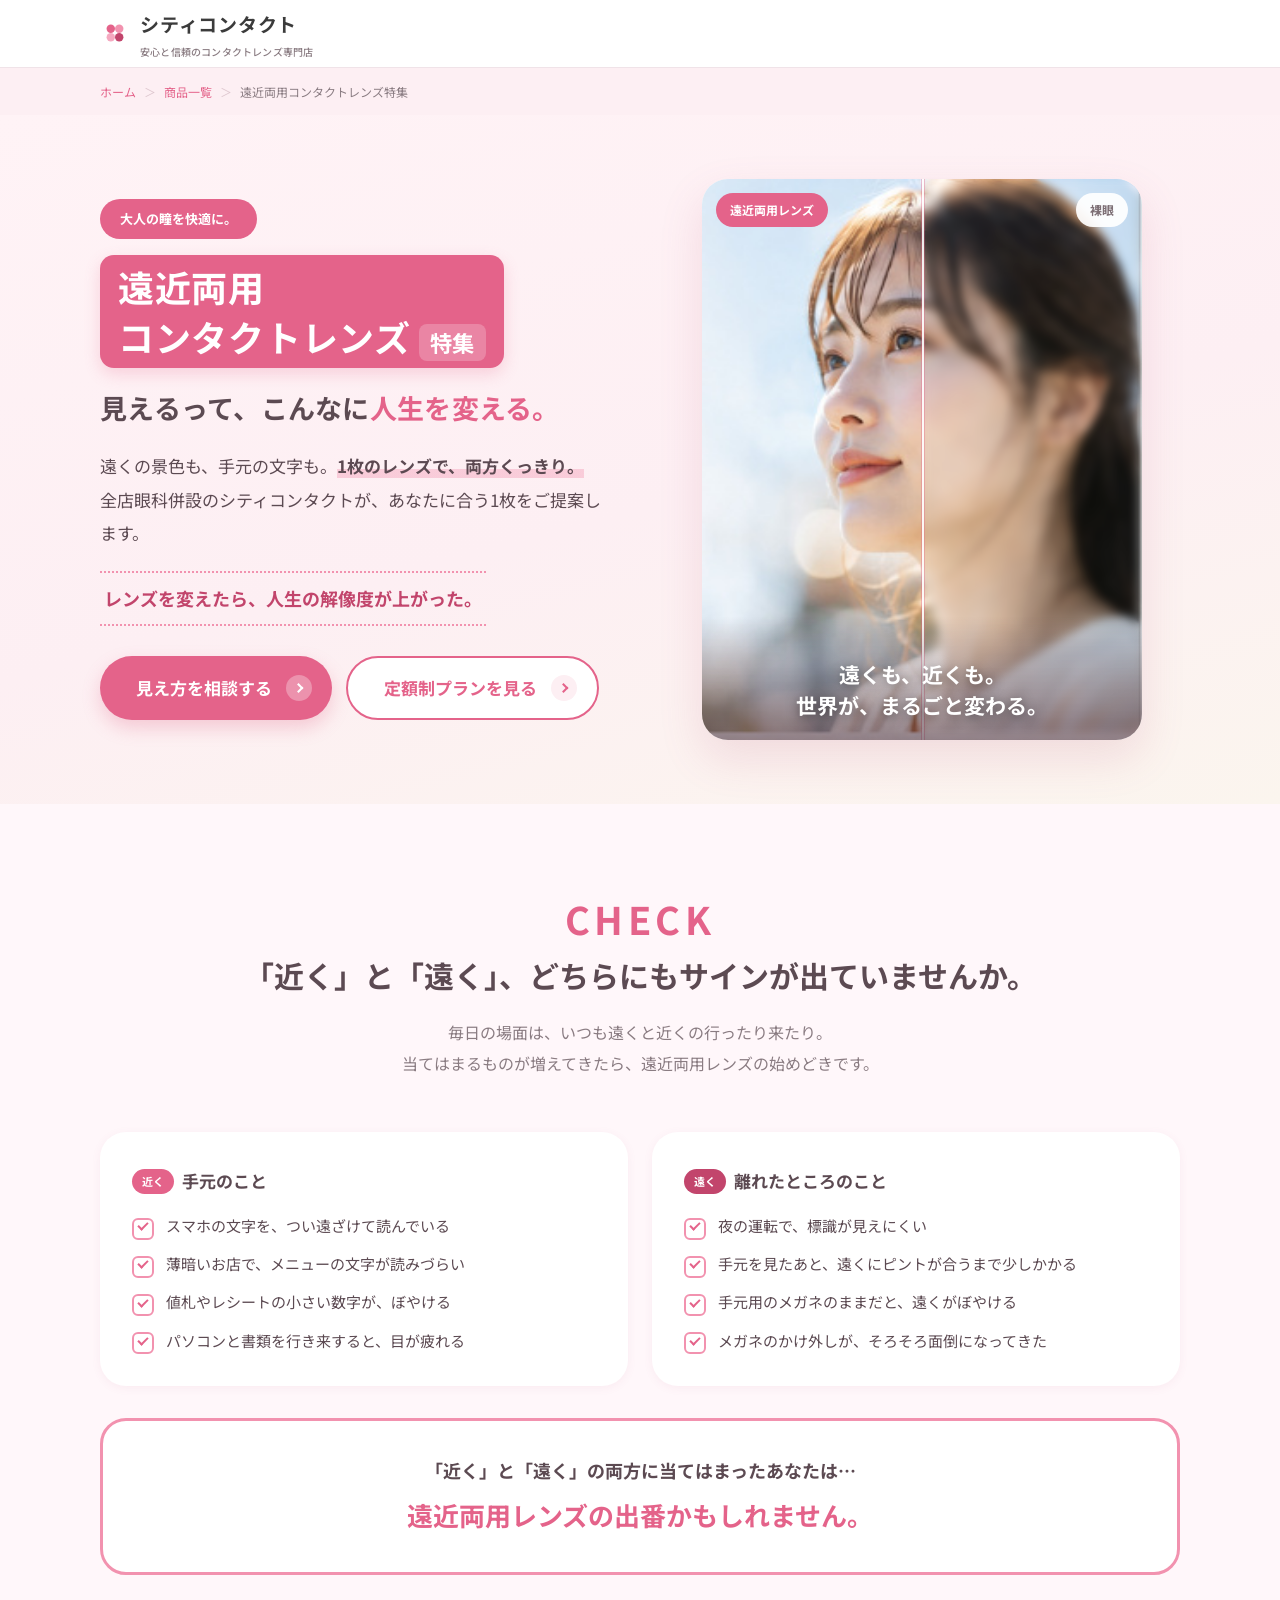
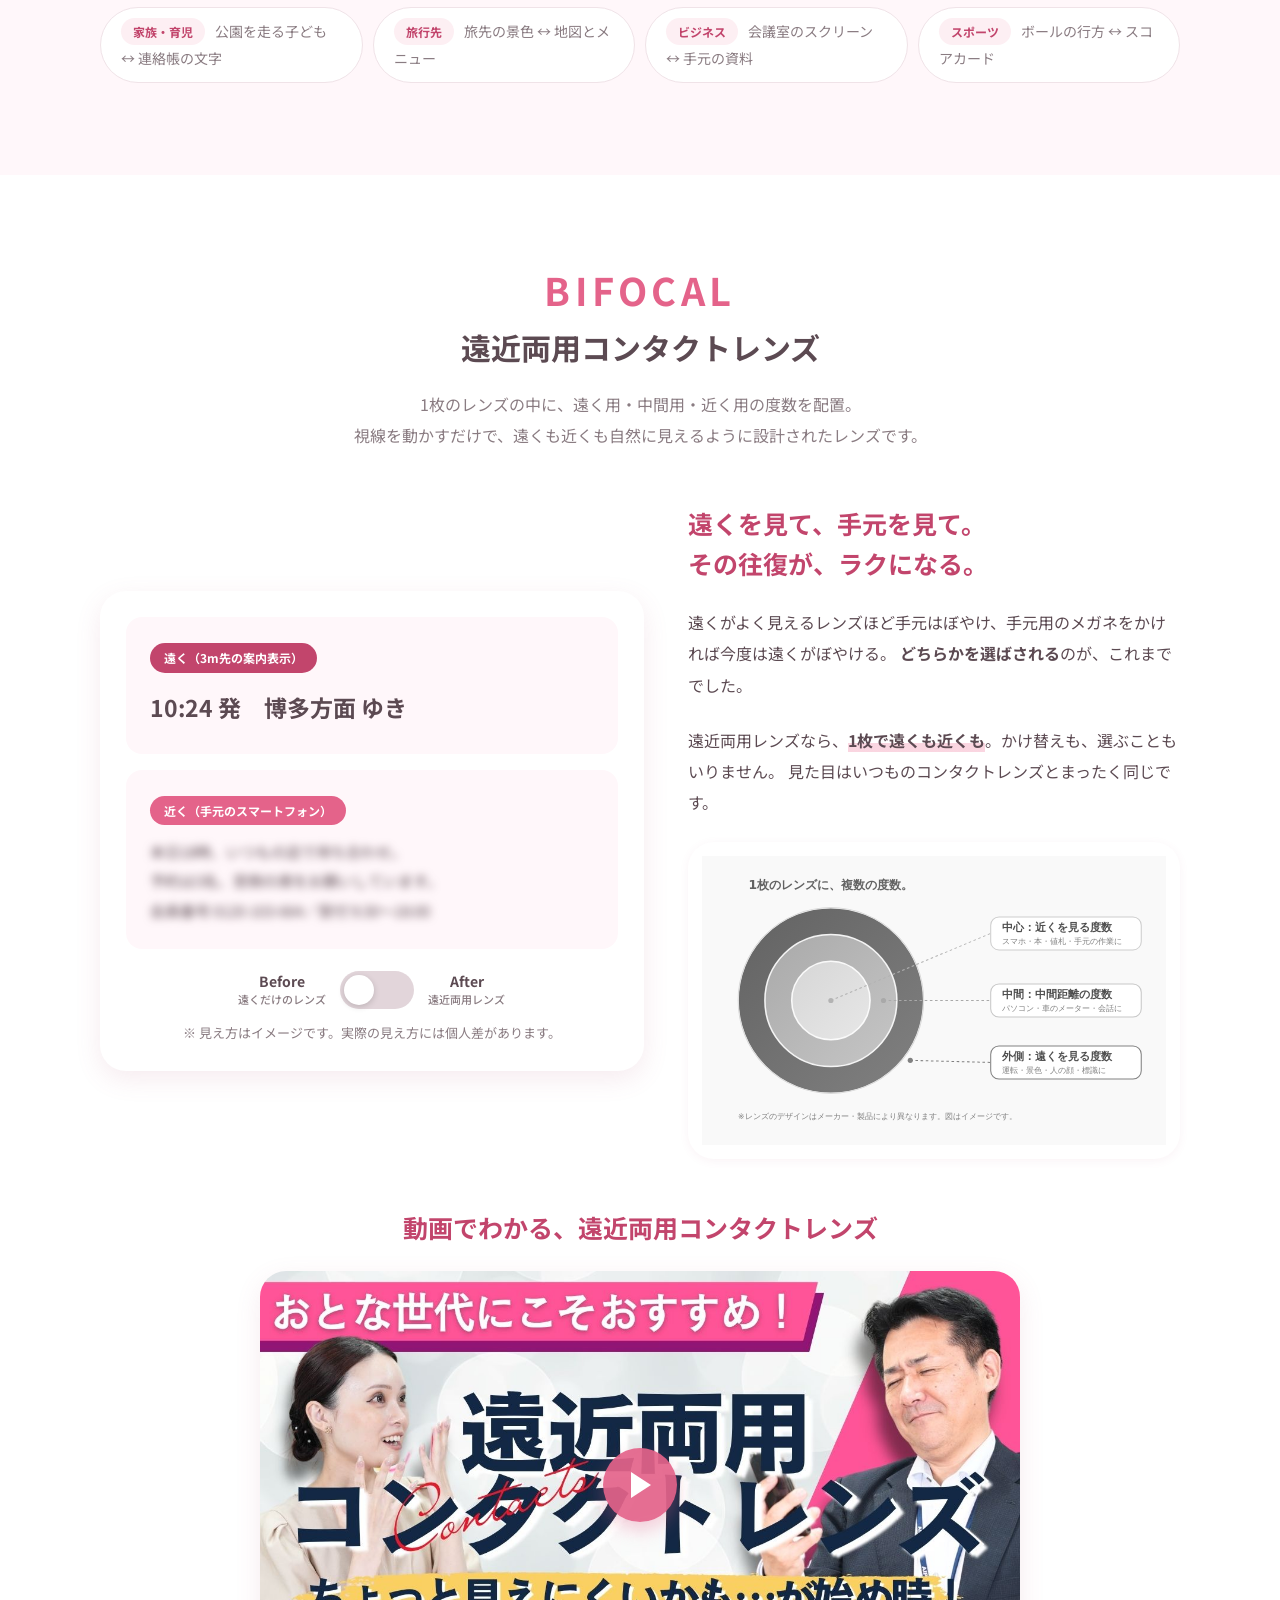
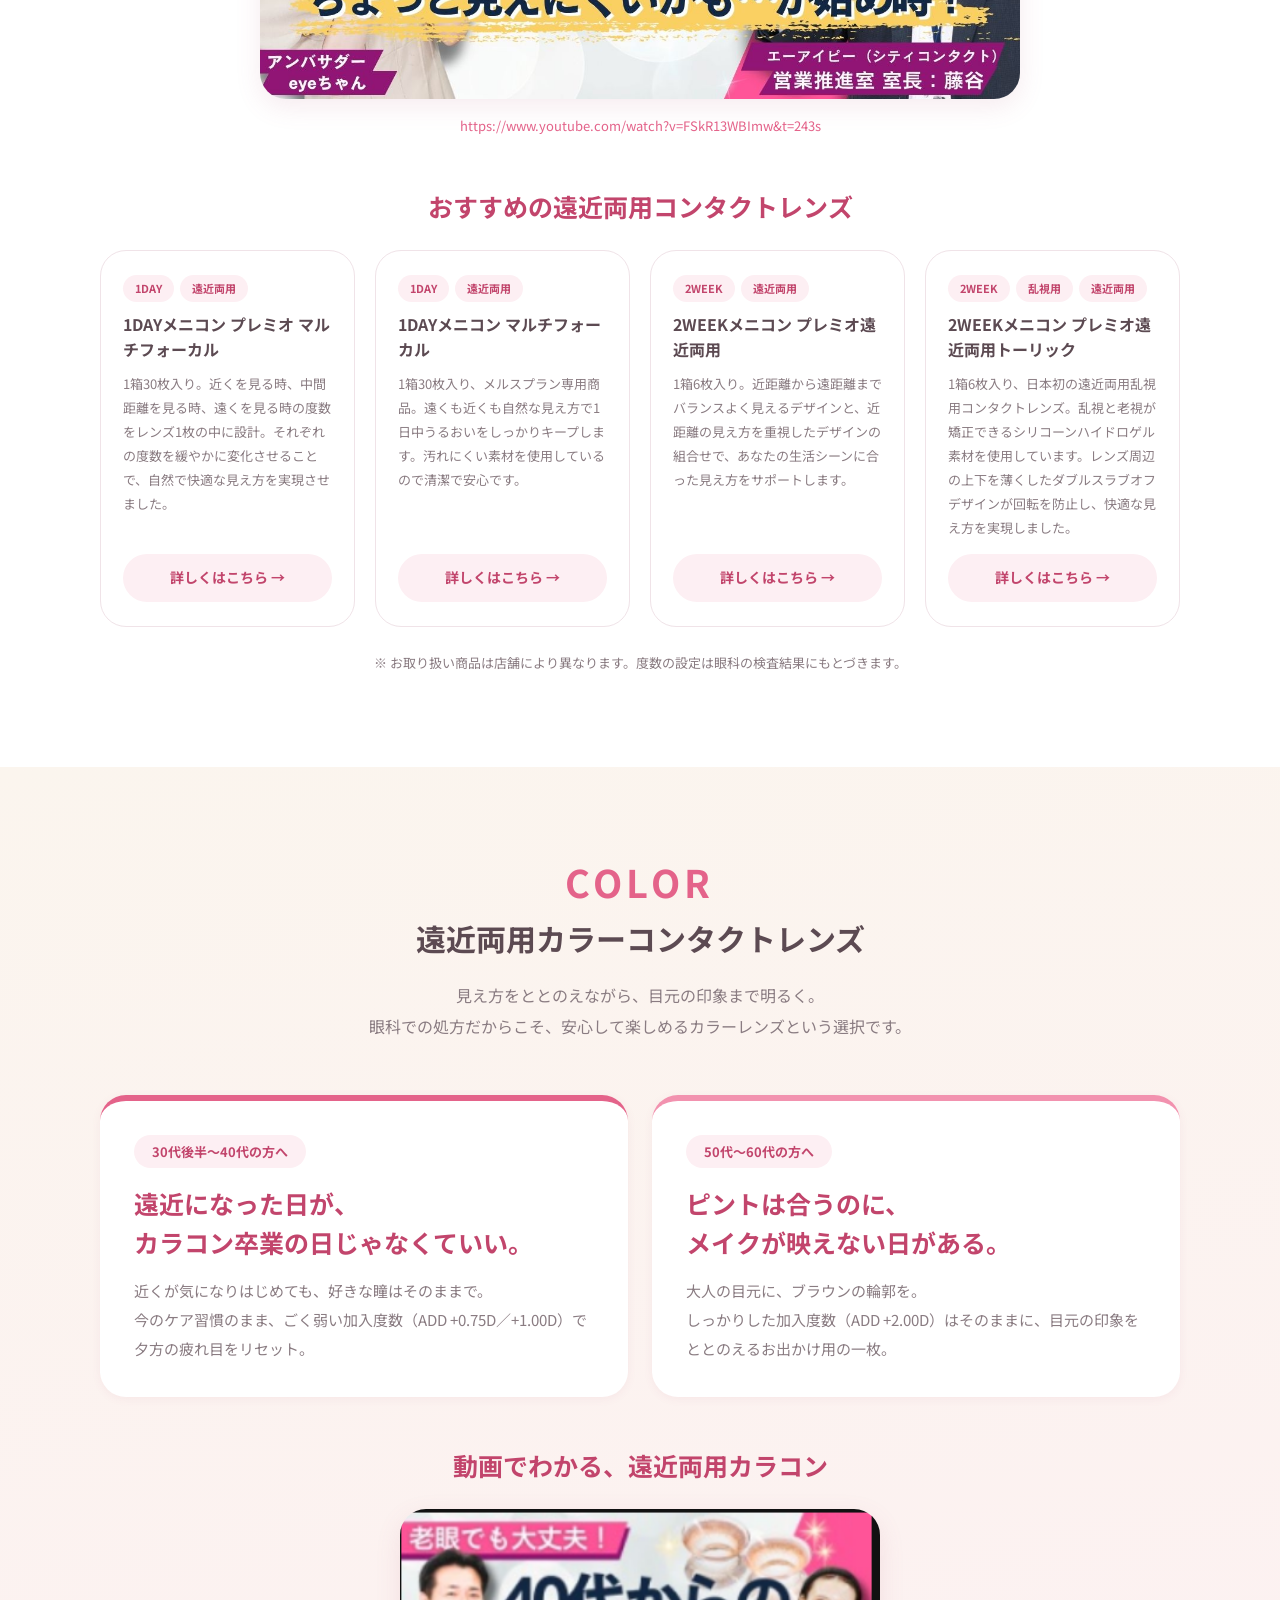
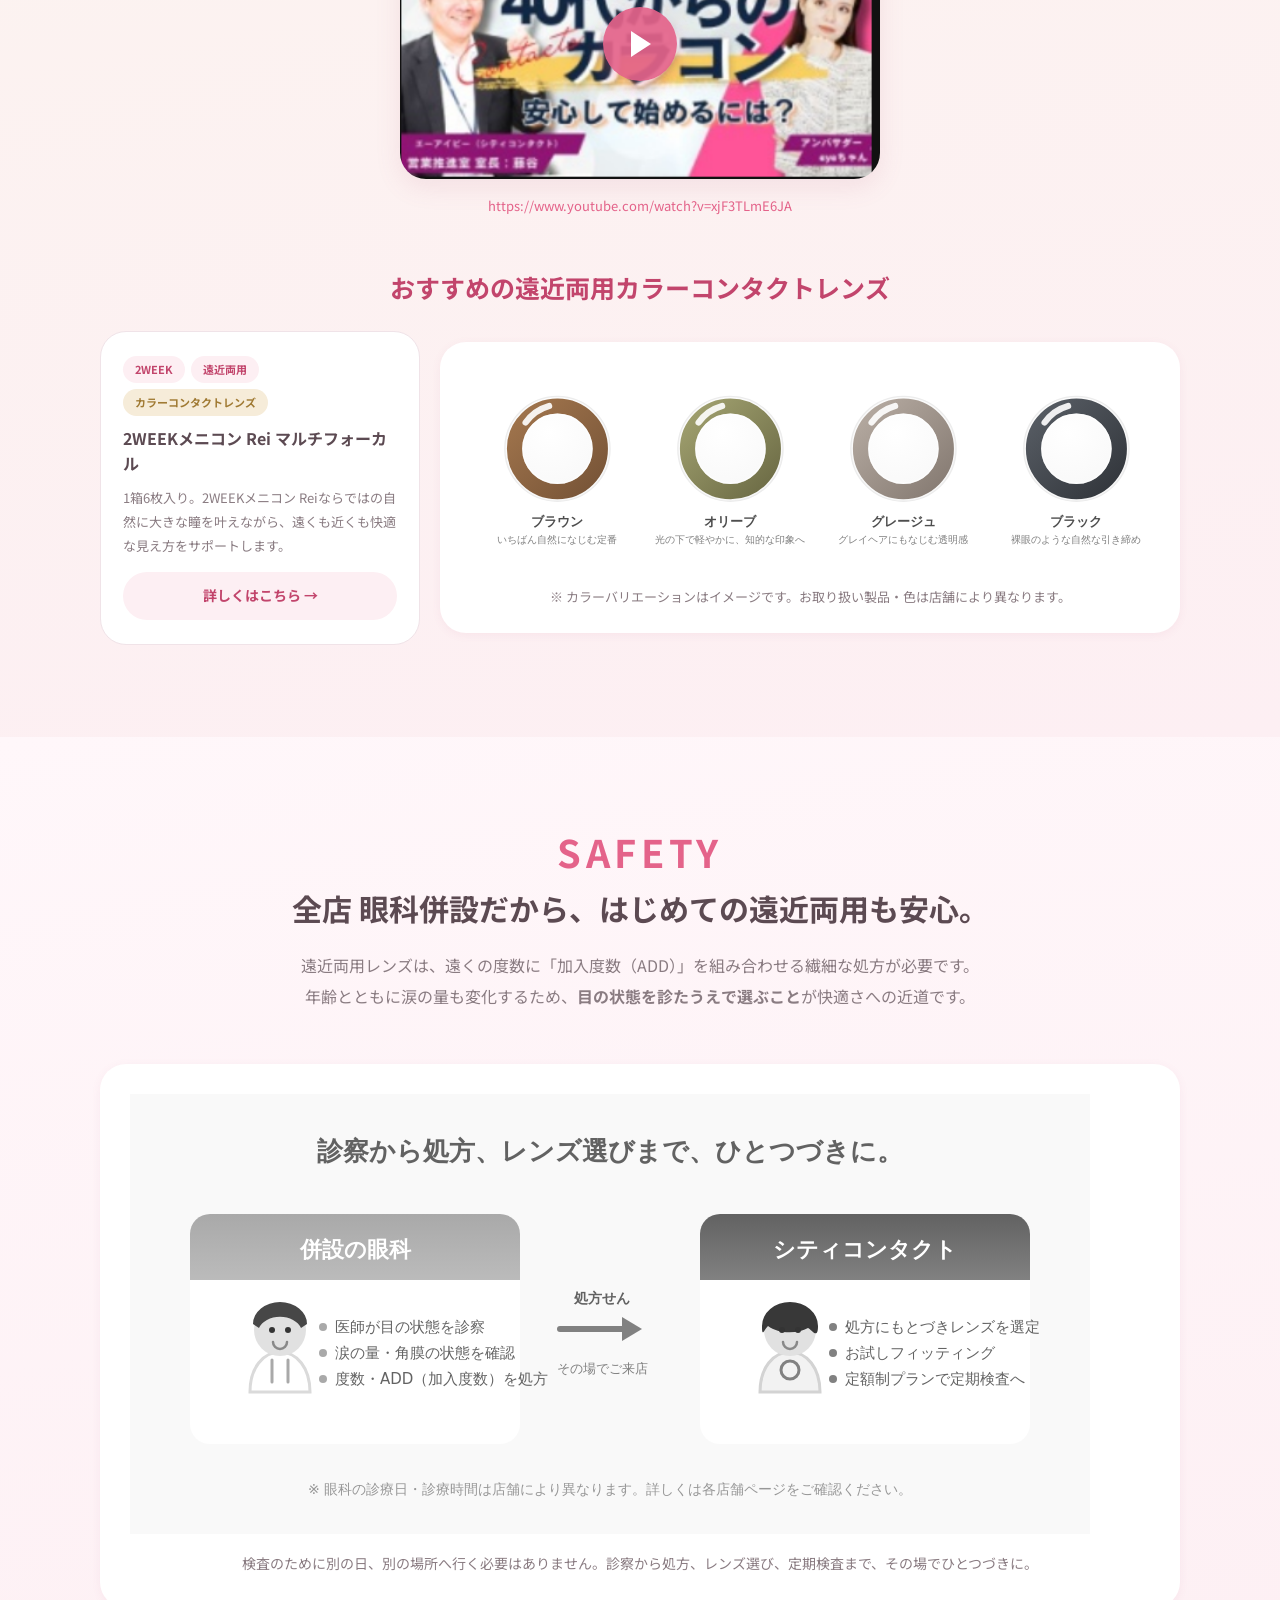
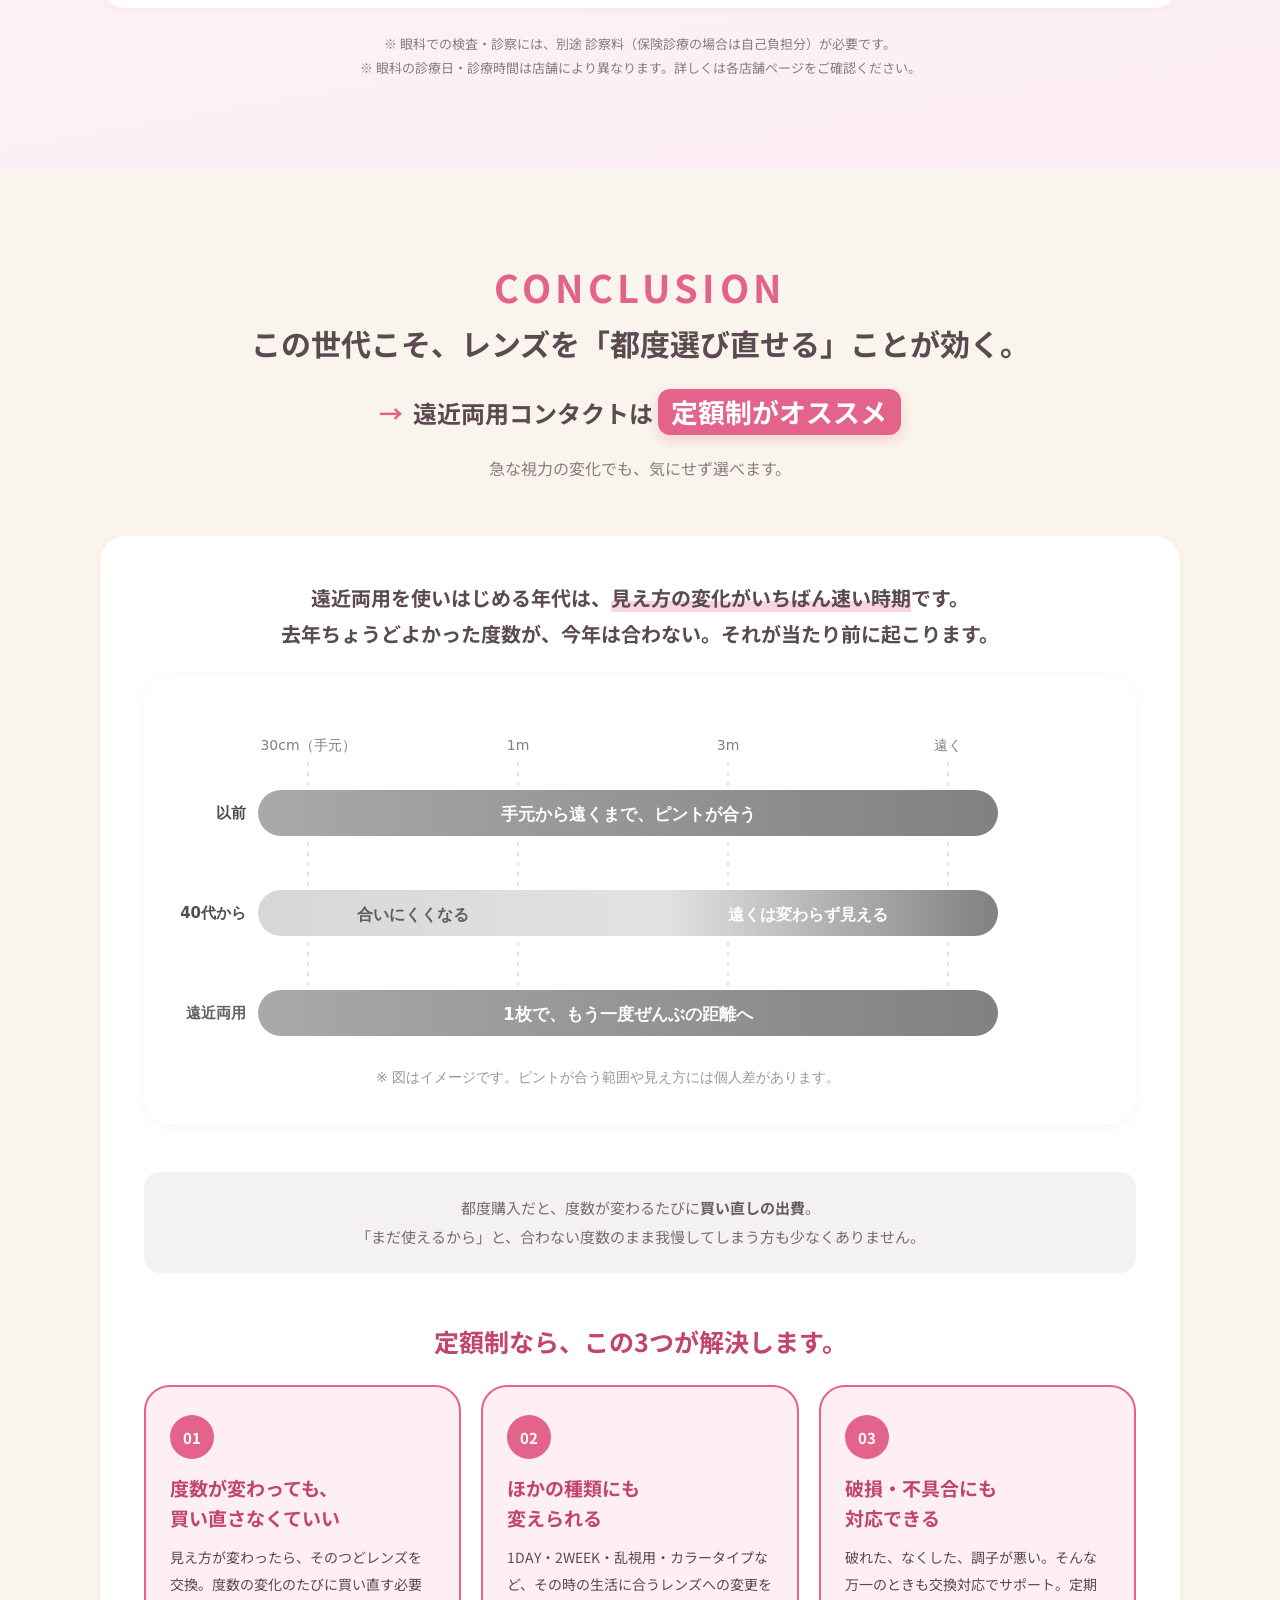
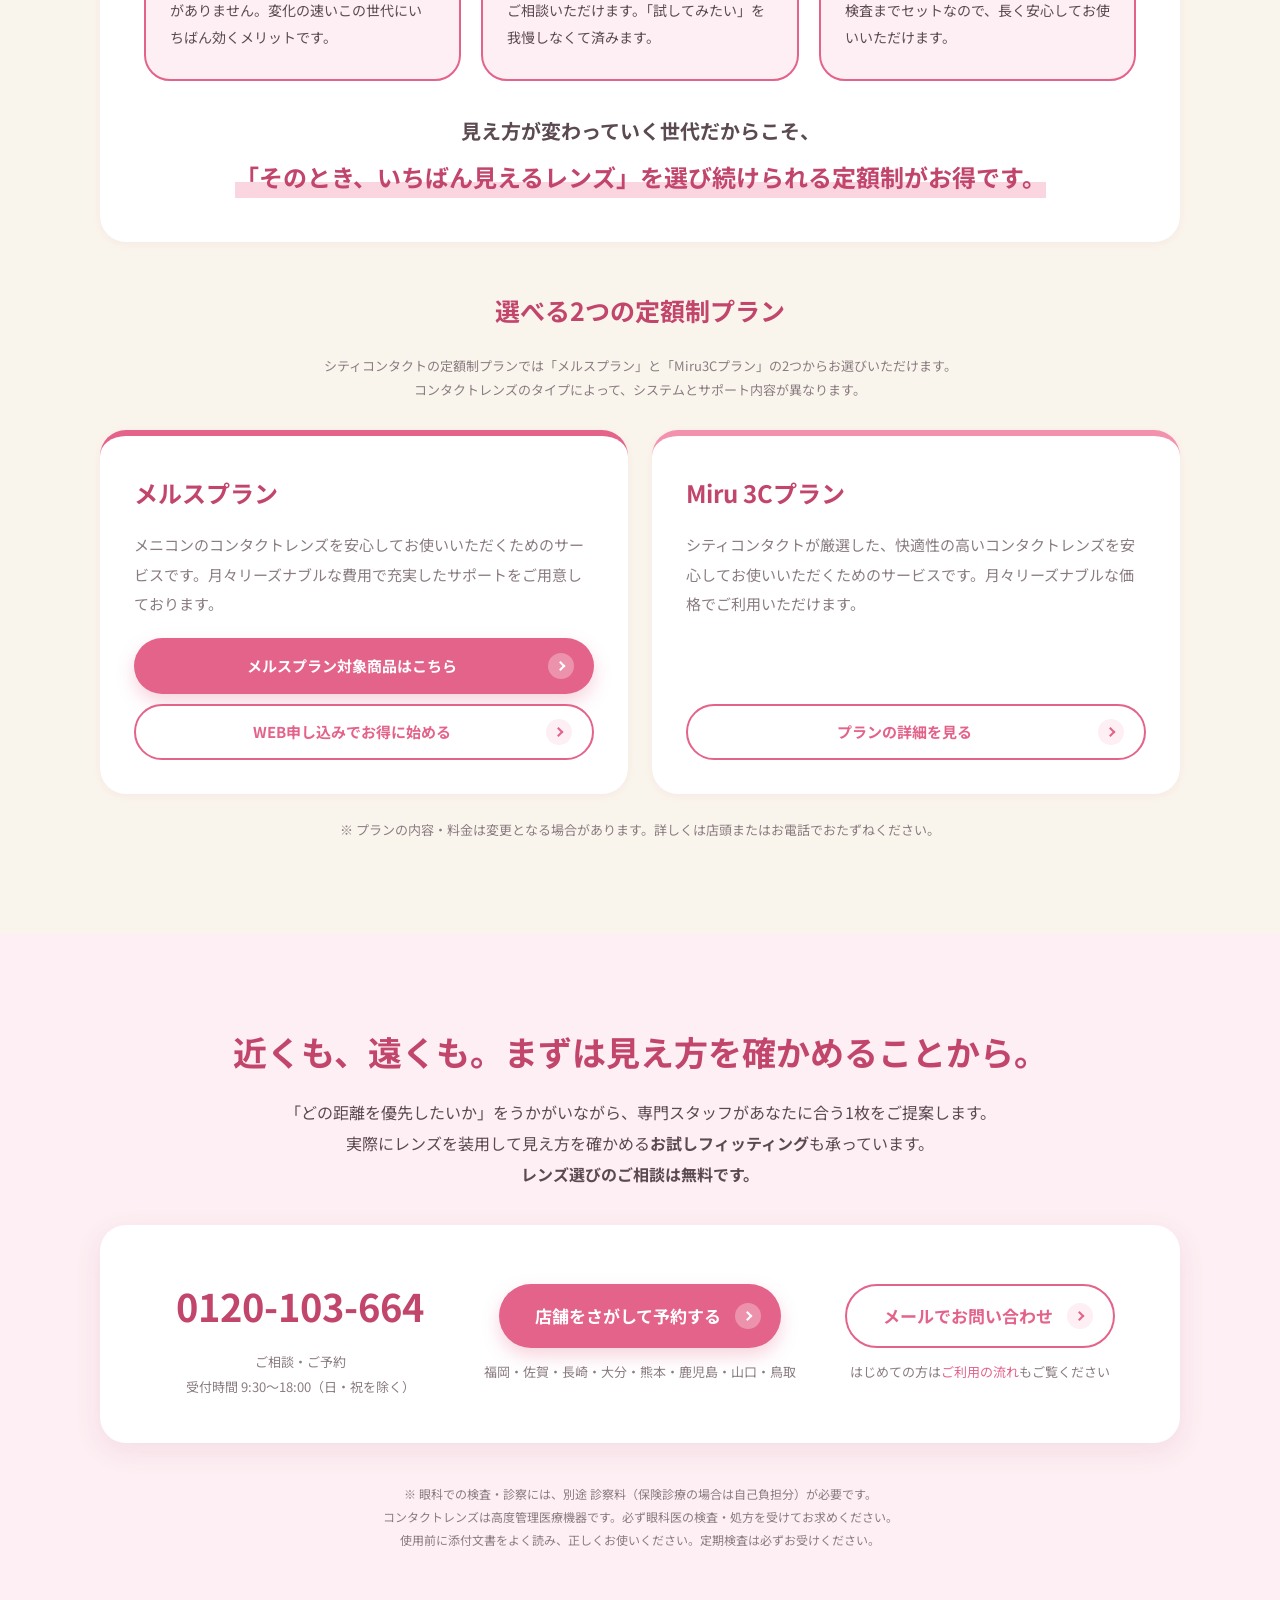
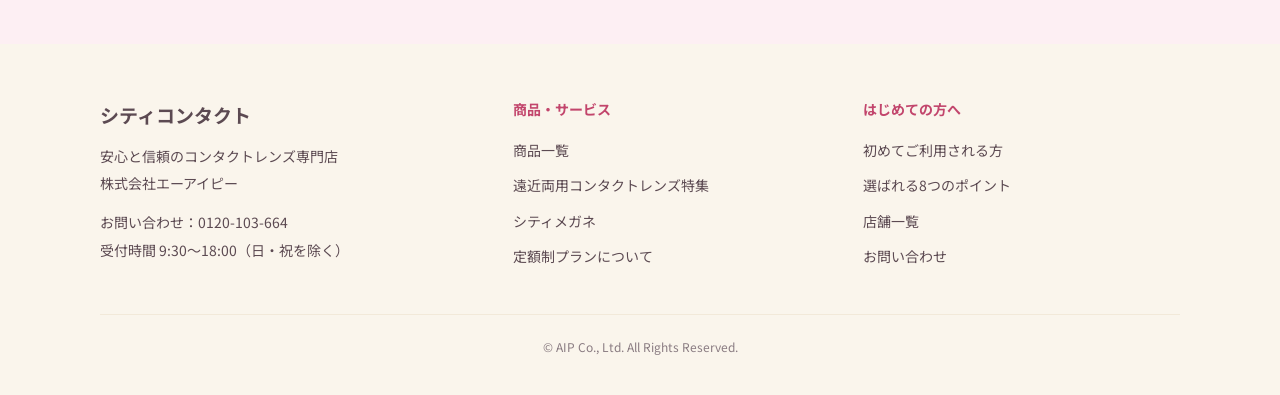
<file: index.html>
<!DOCTYPE html>
<html lang="ja">
<head>
<meta charset="UTF-8">
<meta name="viewport" content="width=device-width, initial-scale=1">
<title>遠近両用コンタクトレンズ特集｜近くも遠くも、1枚で。｜シティコンタクト</title>
<meta name="description" content="遠くの景色も、手元の文字も。1枚のレンズで両方くっきり。全店眼科併設のシティコンタクトが、あなたに合う遠近両用コンタクトレンズをご提案します。度数が変わりやすい世代だからこそ、レンズを都度選び直せる定額制プランがおすすめです。">
<meta name="keywords" content="遠近両用コンタクト,遠近両用カラコン,老眼,老視,眼科併設,定額制,メルスプラン,Miru3Cプラン,シティコンタクト">
<!-- ================================================================
     ▼▼▼ 確認用サイト（GitHub Pages）を検索結果に出さないための指定 ▼▼▼
     本番（www.city-contact.com）へ設置する際は、必ず次の1行を削除してください。
     残したまま公開すると、本番ページが検索結果に表示されなくなります。
     ================================================================ -->
<meta name="robots" content="noindex, nofollow">
<!-- ▲▲▲ 本番公開前に、上の1行を削除 ▲▲▲ -->

<link rel="canonical" href="https://www.city-contact.com/enkin/">
<meta property="og:type" content="article">
<meta property="og:site_name" content="シティコンタクト">
<meta property="og:title" content="遠近両用コンタクトレンズ特集｜近くも遠くも、1枚で。">
<meta property="og:description" content="度数が変わりやすい世代だからこそ、レンズを都度選び直せる定額制プランを。全店眼科併設のシティコンタクト。">
<meta property="og:image" content="https://www.city-contact.com/enkin/assets/img/ogp.svg">
<meta property="og:url" content="https://www.city-contact.com/enkin/">
<meta name="twitter:card" content="summary_large_image">
<link rel="icon" href="assets/img/favicon.svg" type="image/svg+xml">
<link rel="preconnect" href="https://fonts.googleapis.com">
<link rel="preconnect" href="https://fonts.gstatic.com" crossorigin>
<link href="https://fonts.googleapis.com/css2?family=Noto+Sans+JP:wght@400;500;700&display=swap" rel="stylesheet">
<link rel="stylesheet" href="assets/css/style.css">
</head>
<body>

<!-- ===================== HEADER =====================
     ※ 本番ではコーポレートサイトの共通ヘッダーに差し替えてください。
        ここではロゴのみの簡易版としています（ページ内ナビは設置しません）。
     ================================================== -->
<header class="l-header">
  <div class="l-inner l-header__inner">
    <a class="l-header__logo" href="https://www.city-contact.com/">
      <svg viewBox="0 0 64 64" aria-hidden="true">
        <circle cx="23" cy="23" r="9" fill="#E4638A"/>
        <circle cx="41" cy="23" r="9" fill="#F292AF"/>
        <circle cx="23" cy="41" r="9" fill="#F5A9C0"/>
        <circle cx="41" cy="41" r="9" fill="#C2456C"/>
      </svg>
      <span>シティコンタクト<small>安心と信頼のコンタクトレンズ専門店</small></span>
    </a>
  </div>
</header>

<nav class="c-breadcrumb" aria-label="パンくずリスト">
  <div class="l-inner">
    <ol>
      <li><a href="https://www.city-contact.com/">ホーム</a></li>
      <li><a href="https://www.city-contact.com/item/">商品一覧</a></li>
      <li>遠近両用コンタクトレンズ特集</li>
    </ol>
  </div>
</nav>

<main>
  <!-- ===================== ファーストビュー ===================== -->
  <section class="p-hero">
    <div class="l-inner p-hero__inner">
      <div class="p-hero__body">
        <span class="p-hero__badge">大人の瞳を快適に。</span>
        <h1 class="p-hero__title">
          <span class="p-hero__product">遠近両用<br>コンタクトレンズ<small>特集</small></span>
          <span class="p-hero__catch">見えるって、こんなに<em>人生を変える。</em></span>
        </h1>
        <p class="p-hero__sub">
          遠くの景色も、手元の文字も。<span class="u-marker">1枚のレンズで、両方くっきり。</span><br>
          全店眼科併設のシティコンタクトが、あなたに合う1枚をご提案します。
        </p>
        <p class="p-hero__concept">レンズを変えたら、人生の解像度が上がった。</p>
        <div class="p-hero__cta">
          <a class="c-btn c-btn--cv" href="#cv">見え方を相談する</a>
          <a class="c-btn c-btn--ghost" href="#plan">定額制プランを見る</a>
        </div>
      </div>
      <figure class="p-hero__figure">
        <div class="p-kv">
          <img class="p-kv__base" src="assets/img/kv-photo.jpg" width="256" height="326"
               alt="やわらかな光の中、遠くを見つめる女性。画面の左半分はレンズを通したくっきりした見え方、右半分は裸眼のぼやけた見え方を表しています">
          <span class="p-kv__blur" aria-hidden="true"></span>
          <span class="p-kv__divider" aria-hidden="true"></span>
          <span class="p-kv__tag p-kv__tag--after">遠近両用レンズ</span>
          <span class="p-kv__tag p-kv__tag--before">裸眼</span>
          <p class="p-kv__copy">遠くも、近くも。<br>世界が、まるごと変わる。</p>
        </div>
      </figure>
    </div>
  </section>

  <!-- ===== 1. こんな見えにくさ、ありませんか（シーン＋チェックを統合） ===== -->
  <section class="p-section p-section--pink" id="check">
    <div class="l-inner js-fade">
      <div class="c-heading">
        <span class="c-heading__en">CHECK</span>
        <h2 class="c-heading__ja">「近く」と「遠く」、<br class="u-sp-only">どちらにもサインが出ていませんか。</h2>
        <p class="c-heading__lead">毎日の場面は、いつも遠くと近くの行ったり来たり。<br>当てはまるものが増えてきたら、遠近両用レンズの始めどきです。</p>
      </div>

      <div class="p-checkbox">
        <div class="p-checkbox__col">
          <h3 class="p-checkbox__title"><span class="p-scene__near">近く</span>手元のこと</h3>
          <ul class="p-checklist">
            <li>スマホの文字を、つい遠ざけて読んでいる</li>
            <li>薄暗いお店で、メニューの文字が読みづらい</li>
            <li>値札やレシートの小さい数字が、ぼやける</li>
            <li>パソコンと書類を行き来すると、目が疲れる</li>
          </ul>
        </div>
        <div class="p-checkbox__col">
          <h3 class="p-checkbox__title"><span class="p-scene__far">遠く</span>離れたところのこと</h3>
          <ul class="p-checklist">
            <li>夜の運転で、標識が見えにくい</li>
            <li>手元を見たあと、遠くにピントが合うまで少しかかる</li>
            <li>手元用のメガネのままだと、遠くがぼやける</li>
            <li>メガネのかけ外しが、そろそろ面倒になってきた</li>
          </ul>
        </div>
      </div>

      <p class="p-check__result">
        「近く」と「遠く」の<strong>両方</strong>に当てはまったあなたは…<br>
        <em>遠近両用レンズの出番かもしれません。</em>
      </p>

      <!-- 生活シーン（コンパクトに1行で） -->
      <ul class="p-scene-strip">
        <li><span class="p-scene-strip__tag">家族・育児</span>公園を走る子ども ↔ 連絡帳の文字</li>
        <li><span class="p-scene-strip__tag">旅行先</span>旅先の景色 ↔ 地図とメニュー</li>
        <li><span class="p-scene-strip__tag">ビジネス</span>会議室のスクリーン ↔ 手元の資料</li>
        <li><span class="p-scene-strip__tag">スポーツ</span>ボールの行方 ↔ スコアカード</li>
      </ul>
    </div>
  </section>

  <!-- ===== 2. 遠近両用コンタクトレンズ ===== -->
  <section class="p-section" id="enkin">
    <div class="l-inner js-fade">
      <div class="c-heading">
        <span class="c-heading__en">BIFOCAL</span>
        <h2 class="c-heading__ja">遠近両用コンタクトレンズ</h2>
        <p class="c-heading__lead">1枚のレンズの中に、遠く用・中間用・近く用の度数を配置。<br>視線を動かすだけで、遠くも近くも自然に見えるように設計されたレンズです。</p>
      </div>

      <!-- 体感 -->
      <div class="p-sim">
        <div class="p-sim__stage is-blurred" id="simStage">
          <div class="p-sim__scene">
            <span class="p-sim__label">遠く（3m先の案内表示）</span>
            <p class="p-sim__text p-sim__text--far">10:24 発　博多方面 ゆき</p>
          </div>
          <div class="p-sim__scene">
            <span class="p-sim__label p-sim__label--near">近く（手元のスマートフォン）</span>
            <p class="p-sim__text p-sim__text--near">
              本日18時、いつもの店で待ち合わせ。<br>
              予約は3名、窓側の席をお願いしています。<br>
              会員番号 0120-103-664／受付 9:30〜18:00
            </p>
          </div>
          <div class="p-sim__control">
            <span class="p-sim__state">Before<br><small>遠くだけのレンズ</small></span>
            <button type="button" class="p-sim__switch" id="simSwitch" aria-pressed="false"
                    aria-label="遠近両用レンズの見え方に切り替える"></button>
            <span class="p-sim__state">After<br><small>遠近両用レンズ</small></span>
          </div>
          <p class="u-note u-center u-mt-s">※ 見え方はイメージです。実際の見え方には個人差があります。</p>
        </div>

        <div>
          <h3 class="c-subheading c-subheading--left">遠くを見て、手元を見て。<br>その往復が、ラクになる。</h3>
          <p>
            遠くがよく見えるレンズほど手元はぼやけ、手元用のメガネをかければ今度は遠くがぼやける。
            <strong>どちらかを選ばされる</strong>のが、これまででした。
          </p>
          <p class="u-mt">
            遠近両用レンズなら、<span class="u-marker">1枚で遠くも近くも</span>。かけ替えも、選ぶこともいりません。
            見た目はいつものコンタクトレンズとまったく同じです。
          </p>
          <figure class="p-figure p-figure--sm u-mt">
            <img src="assets/img/mechanism.svg" width="900" height="560"
                 alt="遠近両用レンズの構造図。中心に近く用、中間に中間距離用、外側に遠く用の度数が同心円状に配置されている">
          </figure>
        </div>
      </div>

      <!-- 動画 -->
      <div class="p-movie-block u-mt-l">
        <h3 class="c-subheading">動画でわかる、遠近両用コンタクトレンズ</h3>
        <a class="p-movie" href="https://www.youtube.com/watch?v=FSkR13WBImw&t=243s" target="_blank" rel="noopener">
          <img src="assets/img/yt-enkin.jpg" width="1280" height="720"
               alt="動画サムネイル：おとな世代にこそおすすめ！遠近両用コンタクトレンズ　ちょっと見えにくいかも…が始め時！">
          <span class="p-movie__play" aria-hidden="true"></span>
        </a>
        <p class="p-movie__url">
          <a href="https://www.youtube.com/watch?v=FSkR13WBImw&t=243s" target="_blank" rel="noopener">
            https://www.youtube.com/watch?v=FSkR13WBImw&amp;t=243s
          </a>
        </p>
      </div>

      <!-- おすすめ商品 -->
      <h3 class="c-subheading u-mt-l">おすすめの遠近両用コンタクトレンズ</h3>
      <div class="p-products">
        <article class="p-product">
          <p class="p-product__tags"><span class="p-tag">1DAY</span><span class="p-tag">遠近両用</span></p>
          <h4 class="p-product__name">1DAYメニコン プレミオ マルチフォーカル</h4>
          <p class="p-product__desc">1箱30枚入り。近くを見る時、中間距離を見る時、遠くを見る時の度数をレンズ1枚の中に設計。それぞれの度数を緩やかに変化させることで、自然で快適な見え方を実現させました。</p>
          <a class="p-product__link" href="https://www.city-contact.com/item/" target="_blank" rel="noopener">詳しくはこちら →</a>
        </article>

        <article class="p-product">
          <p class="p-product__tags"><span class="p-tag">1DAY</span><span class="p-tag">遠近両用</span></p>
          <h4 class="p-product__name">1DAYメニコン マルチフォーカル</h4>
          <p class="p-product__desc">1箱30枚入り、メルスプラン専用商品。遠くも近くも自然な見え方で1日中うるおいをしっかりキープします。汚れにくい素材を使用しているので清潔で安心です。</p>
          <a class="p-product__link" href="https://www.city-contact.com/item/" target="_blank" rel="noopener">詳しくはこちら →</a>
        </article>

        <article class="p-product">
          <p class="p-product__tags"><span class="p-tag">2WEEK</span><span class="p-tag">遠近両用</span></p>
          <h4 class="p-product__name">2WEEKメニコン プレミオ遠近両用</h4>
          <p class="p-product__desc">1箱6枚入り。近距離から遠距離までバランスよく見えるデザインと、近距離の見え方を重視したデザインの組合せで、あなたの生活シーンに合った見え方をサポートします。</p>
          <a class="p-product__link" href="https://www.city-contact.com/item/" target="_blank" rel="noopener">詳しくはこちら →</a>
        </article>

        <article class="p-product">
          <p class="p-product__tags"><span class="p-tag">2WEEK</span><span class="p-tag">乱視用</span><span class="p-tag">遠近両用</span></p>
          <h4 class="p-product__name">2WEEKメニコン プレミオ遠近両用トーリック</h4>
          <p class="p-product__desc">1箱6枚入り、日本初の遠近両用乱視用コンタクトレンズ。乱視と老視が矯正できるシリコーンハイドロゲル素材を使用しています。レンズ周辺の上下を薄くしたダブルスラブオフデザインが回転を防止し、快適な見え方を実現しました。</p>
          <a class="p-product__link" href="https://www.city-contact.com/item/" target="_blank" rel="noopener">詳しくはこちら →</a>
        </article>
      </div>
      <p class="u-note u-center u-mt">※ お取り扱い商品は店舗により異なります。度数の設定は眼科の検査結果にもとづきます。</p>
    </div>
  </section>

  <!-- ===== 3. 遠近両用カラコン ===== -->
  <section class="p-section p-color" id="color">
    <div class="l-inner js-fade">
      <div class="c-heading">
        <span class="c-heading__en">COLOR</span>
        <h2 class="c-heading__ja">遠近両用カラーコンタクトレンズ</h2>
        <p class="c-heading__lead">見え方をととのえながら、目元の印象まで明るく。<br>眼科での処方だからこそ、安心して楽しめるカラーレンズという選択です。</p>
      </div>

      <div class="p-route">
        <article class="p-route__item">
          <span class="p-route__age">30代後半〜40代の方へ</span>
          <h4 class="p-route__copy">遠近になった日が、<br>カラコン卒業の日じゃなくていい。</h4>
          <p class="p-route__sub">近くが気になりはじめても、好きな瞳はそのままで。<br>今のケア習慣のまま、ごく弱い加入度数（ADD +0.75D／+1.00D）で夕方の疲れ目をリセット。</p>
        </article>
        <article class="p-route__item p-route__item--alt">
          <span class="p-route__age">50代〜60代の方へ</span>
          <h4 class="p-route__copy">ピントは合うのに、<br>メイクが映えない日がある。</h4>
          <p class="p-route__sub">大人の目元に、ブラウンの輪郭を。<br>しっかりした加入度数（ADD +2.00D）はそのままに、目元の印象をととのえるお出かけ用の一枚。</p>
        </article>
      </div>

      <!-- 動画 -->
      <div class="p-movie-block p-movie-block--sm u-mt-l">
        <h3 class="c-subheading">動画でわかる、遠近両用カラコン</h3>
        <a class="p-movie" href="https://www.youtube.com/watch?v=xjF3TLmE6JA" target="_blank" rel="noopener">
          <img src="assets/img/yt-color.png" width="411" height="230"
               alt="動画サムネイル：老眼でも大丈夫！40代からのカラコン　安心して始めるには？">
          <span class="p-movie__play" aria-hidden="true"></span>
        </a>
        <p class="p-movie__url">
          <a href="https://www.youtube.com/watch?v=xjF3TLmE6JA" target="_blank" rel="noopener">
            https://www.youtube.com/watch?v=xjF3TLmE6JA
          </a>
        </p>
      </div>

      <!-- おすすめ商品 -->
      <h3 class="c-subheading u-mt-l">おすすめの遠近両用カラーコンタクトレンズ</h3>
      <div class="p-products p-products--single">
        <article class="p-product">
          <p class="p-product__tags"><span class="p-tag">2WEEK</span><span class="p-tag">遠近両用</span><span class="p-tag p-tag--color">カラーコンタクトレンズ</span></p>
          <h4 class="p-product__name">2WEEKメニコン Rei マルチフォーカル</h4>
          <p class="p-product__desc">1箱6枚入り。2WEEKメニコン Reiならではの自然に大きな瞳を叶えながら、遠くも近くも快適な見え方をサポートします。</p>
          <a class="p-product__link" href="https://www.city-contact.com/item/" target="_blank" rel="noopener">詳しくはこちら →</a>
        </article>
        <figure class="p-color__swatch">
          <img src="assets/img/color-lens.svg" width="1000" height="300"
               alt="ブラウン、オリーブ、グレージュ、ブラックの4色のレンズのイメージ">
          <figcaption class="u-note">※ カラーバリエーションはイメージです。お取り扱い製品・色は店舗により異なります。</figcaption>
        </figure>
      </div>
    </div>
  </section>

  <!-- ===== 4. 眼科併設だから安心 ===== -->
  <section class="p-section p-clinic" id="clinic">
    <div class="l-inner js-fade">
      <div class="c-heading">
        <span class="c-heading__en">SAFETY</span>
        <h2 class="c-heading__ja">全店 眼科併設だから、<br class="u-sp-only">はじめての遠近両用も安心。</h2>
        <p class="c-heading__lead">遠近両用レンズは、遠くの度数に「加入度数（ADD）」を組み合わせる繊細な処方が必要です。<br>年齢とともに涙の量も変化するため、<strong>目の状態を診たうえで選ぶこと</strong>が快適さへの近道です。</p>
      </div>

      <figure class="p-figure">
        <img src="assets/img/clinic.svg" width="960" height="440"
             alt="併設の眼科で医師が診察・処方を行い、その処方をもとにシティコンタクト店舗でレンズを選ぶ流れの図">
        <figcaption>検査のために別の日、別の場所へ行く必要はありません。診察から処方、レンズ選び、定期検査まで、その場でひとつづきに。</figcaption>
      </figure>
      <p class="u-note u-center u-mt">
        ※ 眼科での検査・診察には、別途 診察料（保険診療の場合は自己負担分）が必要です。<br>
        ※ 眼科の診療日・診療時間は店舗により異なります。詳しくは各店舗ページをご確認ください。
      </p>
    </div>
  </section>

  <!-- ===== 5. まとめ：定額制プラン ===== -->
  <section class="p-section p-section--cream" id="plan">
    <div class="l-inner js-fade">
      <div class="c-heading">
        <span class="c-heading__en">CONCLUSION</span>
        <h2 class="c-heading__ja">この世代こそ、<br class="u-sp-only">レンズを「都度選び直せる」ことが効く。</h2>
        <p class="p-answer">遠近両用コンタクトは<em>定額制がオススメ</em></p>
        <p class="c-heading__lead">急な視力の変化でも、気にせず選べます。</p>
      </div>

      <div class="p-reason">
        <p class="p-reason__lead">
          遠近両用を使いはじめる年代は、<span class="u-marker">見え方の変化がいちばん速い時期</span>です。<br>
          去年ちょうどよかった度数が、今年は合わない。それが当たり前に起こります。
        </p>
        <figure class="p-figure p-figure--sm u-mt">
          <img src="assets/img/focus-range.svg" width="900" height="420"
               alt="以前は手元から遠くまでピントが合っていたのに対し、40代以降は手元側が合いにくくなり、遠近両用レンズで再び全ての距離をカバーできることを示した図">
        </figure>
        <p class="p-reason__contrast u-mt-l">
          都度購入だと、度数が変わるたびに<strong>買い直しの出費</strong>。<br>
          「まだ使えるから」と、合わない度数のまま我慢してしまう方も少なくありません。
        </p>

        <h3 class="c-subheading u-mt-l">定額制なら、この3つが解決します。</h3>
        <div class="p-merit">
          <article class="p-merit__item">
            <span class="p-merit__no">01</span>
            <h4 class="p-merit__title">度数が変わっても、<br>買い直さなくていい</h4>
            <p class="p-merit__text">見え方が変わったら、そのつどレンズを交換。度数の変化のたびに買い直す必要がありません。変化の速いこの世代にいちばん効くメリットです。</p>
          </article>
          <article class="p-merit__item">
            <span class="p-merit__no">02</span>
            <h4 class="p-merit__title">ほかの種類にも<br>変えられる</h4>
            <p class="p-merit__text">1DAY・2WEEK・乱視用・カラータイプなど、その時の生活に合うレンズへの変更をご相談いただけます。「試してみたい」を我慢しなくて済みます。</p>
          </article>
          <article class="p-merit__item">
            <span class="p-merit__no">03</span>
            <h4 class="p-merit__title">破損・不具合にも<br>対応できる</h4>
            <p class="p-merit__text">破れた、なくした、調子が悪い。そんな万一のときも交換対応でサポート。定期検査までセットなので、長く安心してお使いいただけます。</p>
          </article>
        </div>

        <p class="p-reason__conclusion">
          見え方が変わっていく世代だからこそ、<br>
          <em>「そのとき、いちばん見えるレンズ」を選び続けられる定額制がお得です。</em>
        </p>
      </div>

      <h3 class="c-subheading u-mt-l">選べる2つの定額制プラン</h3>
      <p class="u-center u-note" style="margin-bottom:28px">シティコンタクトの定額制プランでは「メルスプラン」と「Miru3Cプラン」の2つからお選びいただけます。<br>コンタクトレンズのタイプによって、システムとサポート内容が異なります。</p>

      <div class="p-plan">
        <div class="p-plan__item">
          <h4 class="p-plan__name">メルスプラン</h4>
          <p class="p-plan__desc">メニコンのコンタクトレンズを安心してお使いいただくためのサービスです。月々リーズナブルな費用で充実したサポートをご用意しております。</p>
          <div class="p-plan__btns">
            <a class="c-btn c-btn--cv" href="https://www.city-contact.com/item/" target="_blank" rel="noopener">メルスプラン対象商品はこちら</a>
            <a class="c-btn c-btn--ghost" href="https://www.city-contact.com/" target="_blank" rel="noopener">WEB申し込みでお得に始める</a>
          </div>
        </div>
        <div class="p-plan__item p-plan__item--alt">
          <h4 class="p-plan__name">Miru 3Cプラン</h4>
          <p class="p-plan__desc">シティコンタクトが厳選した、快適性の高いコンタクトレンズを安心してお使いいただくためのサービスです。月々リーズナブルな価格でご利用いただけます。</p>
          <div class="p-plan__btns">
            <a class="c-btn c-btn--ghost" href="https://www.city-contact.com/faq/" target="_blank" rel="noopener">プランの詳細を見る</a>
          </div>
        </div>
      </div>
      <p class="u-note u-center u-mt">※ プランの内容・料金は変更となる場合があります。詳しくは店頭またはお電話でおたずねください。</p>
    </div>
  </section>

  <!-- ===== 6. コンバージョン ===== -->
  <section class="p-section p-cv" id="cv">
    <div class="l-inner js-fade">
      <h2 class="p-cv__title">近くも、遠くも。<br class="u-sp-only">まずは見え方を確かめることから。</h2>
      <p class="p-cv__lead">
        「どの距離を優先したいか」をうかがいながら、専門スタッフがあなたに合う1枚をご提案します。<br>
        実際にレンズを装用して見え方を確かめる<strong>お試しフィッティング</strong>も承っています。<br>
        <strong>レンズ選びのご相談は無料です。</strong>
      </p>

      <div class="p-cv__box">
        <div class="p-cv__tel">
          <a href="tel:0120103664">0120-103-664</a>
          <span>ご相談・ご予約<br>受付時間 9:30〜18:00（日・祝を除く）</span>
        </div>
        <div>
          <a class="c-btn c-btn--cv" href="https://www.city-contact.com/shop/">店舗をさがして予約する</a>
          <p class="u-note u-mt-s">福岡・佐賀・長崎・大分・熊本・鹿児島・山口・鳥取</p>
        </div>
        <div>
          <a class="c-btn c-btn--ghost" href="https://www.city-contact.com/contact/">メールでお問い合わせ</a>
          <p class="u-note u-mt-s">はじめての方は<a href="https://www.city-contact.com/beginner/">ご利用の流れ</a>もご覧ください</p>
        </div>
      </div>

      <p class="p-cv__caution">
        ※ 眼科での検査・診察には、別途 診察料（保険診療の場合は自己負担分）が必要です。<br>
        コンタクトレンズは高度管理医療機器です。必ず眼科医の検査・処方を受けてお求めください。<br>
        使用前に添付文書をよく読み、正しくお使いください。定期検査は必ずお受けください。
      </p>
    </div>
  </section>
</main>

<!-- ===================== FOOTER ===================== -->
<footer class="l-footer">
  <div class="l-inner">
    <div class="l-footer__top">
      <div class="l-footer__brand">
        <strong>シティコンタクト</strong>
        <p>安心と信頼のコンタクトレンズ専門店<br>株式会社エーアイピー</p>
        <p class="u-mt-s">お問い合わせ：0120-103-664<br>受付時間 9:30〜18:00（日・祝を除く）</p>
      </div>
      <nav class="l-footer__nav" aria-label="フッターメニュー">
        <h3>商品・サービス</h3>
        <ul>
          <li><a href="https://www.city-contact.com/item/">商品一覧</a></li>
          <li><a href="https://www.city-contact.com/enkin/">遠近両用コンタクトレンズ特集</a></li>
          <li><a href="https://www.city-contact.com/beginner/glass/">シティメガネ</a></li>
          <li><a href="https://www.city-contact.com/faq/">定額制プランについて</a></li>
        </ul>
      </nav>
      <nav class="l-footer__nav" aria-label="フッターメニュー2">
        <h3>はじめての方へ</h3>
        <ul>
          <li><a href="https://www.city-contact.com/beginner/">初めてご利用される方</a></li>
          <li><a href="https://www.city-contact.com/beginner/point/">選ばれる8つのポイント</a></li>
          <li><a href="https://www.city-contact.com/shop/">店舗一覧</a></li>
          <li><a href="https://www.city-contact.com/contact/">お問い合わせ</a></li>
        </ul>
      </nav>
    </div>
    <p class="l-footer__bottom">&copy; AIP Co., Ltd. All Rights Reserved.</p>
  </div>
</footer>

<!-- SP追従CTA -->
<div class="p-fixed-cta">
  <a class="c-btn c-btn--tel" href="tel:0120103664">電話で相談</a>
  <a class="c-btn c-btn--cv" href="https://www.city-contact.com/shop/">店舗一覧</a>
</div>

<script src="assets/js/main.js" defer></script>
</body>
</html>
</file>
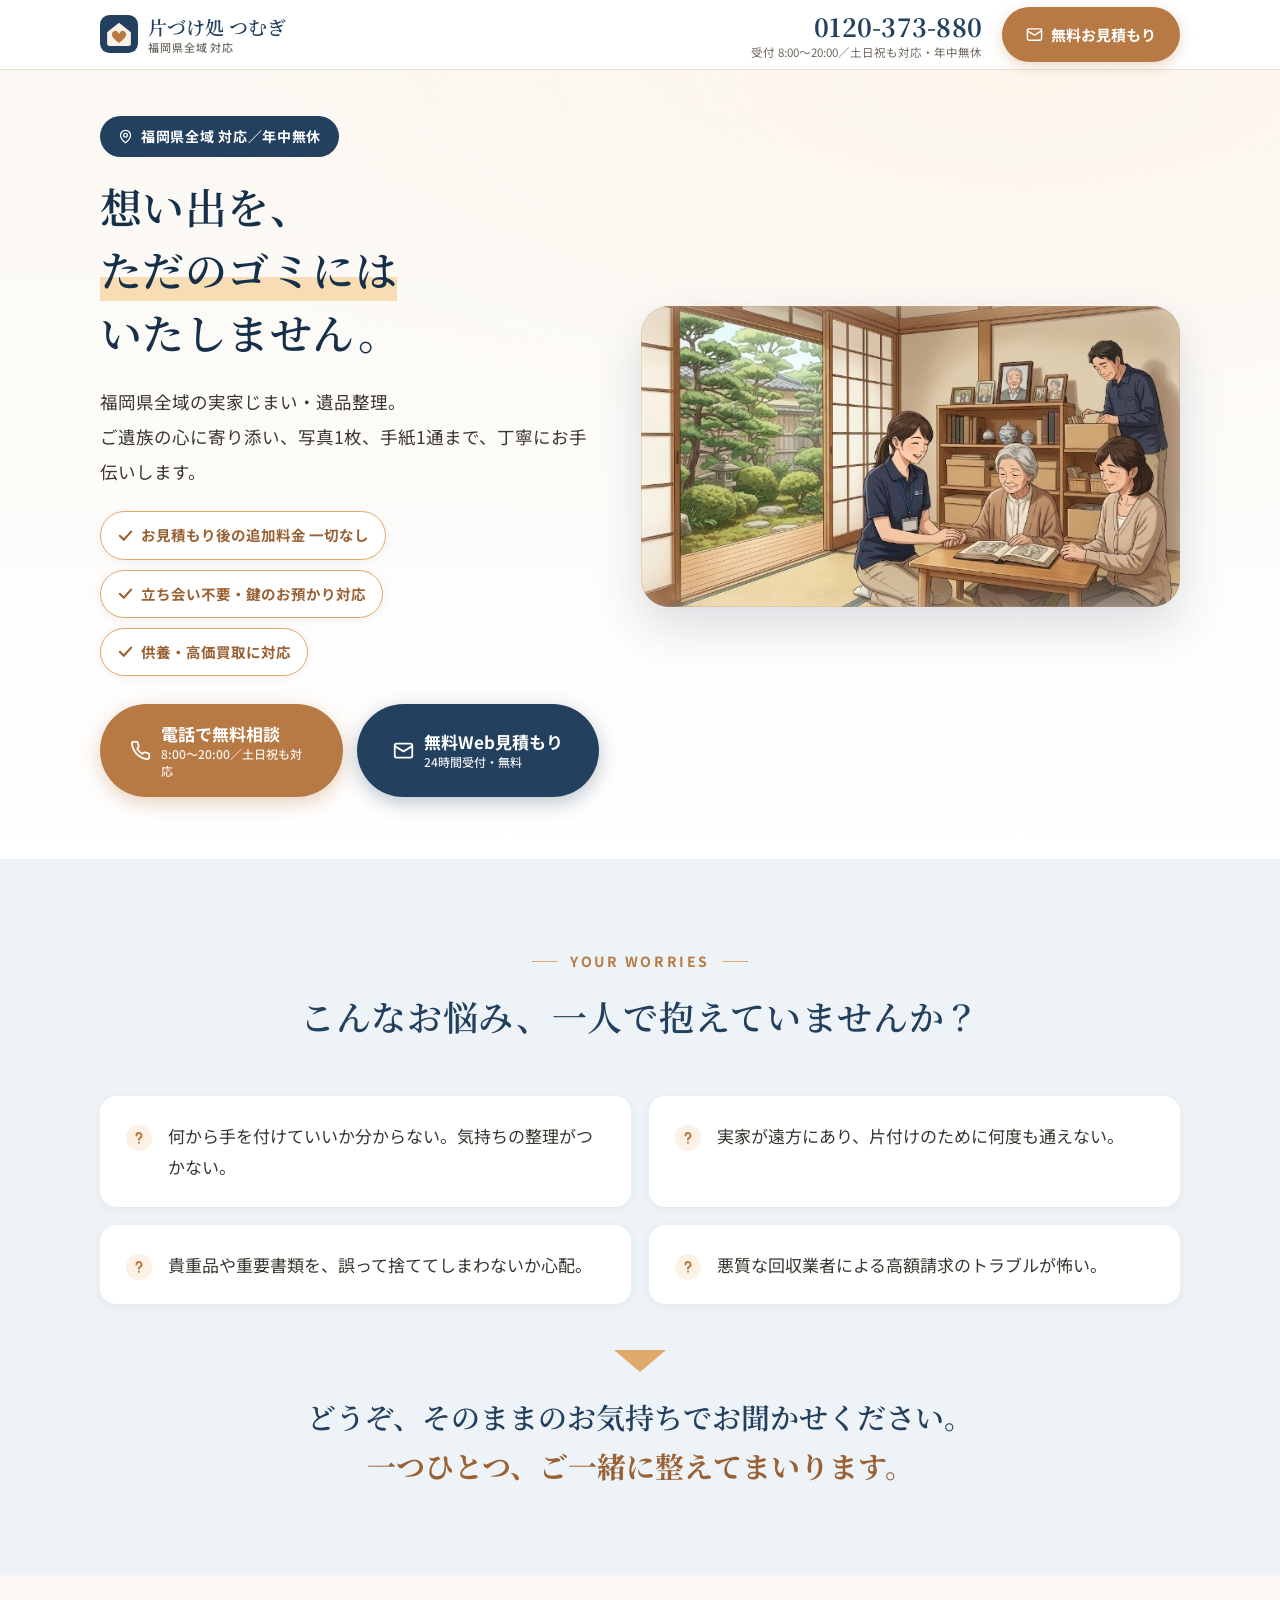
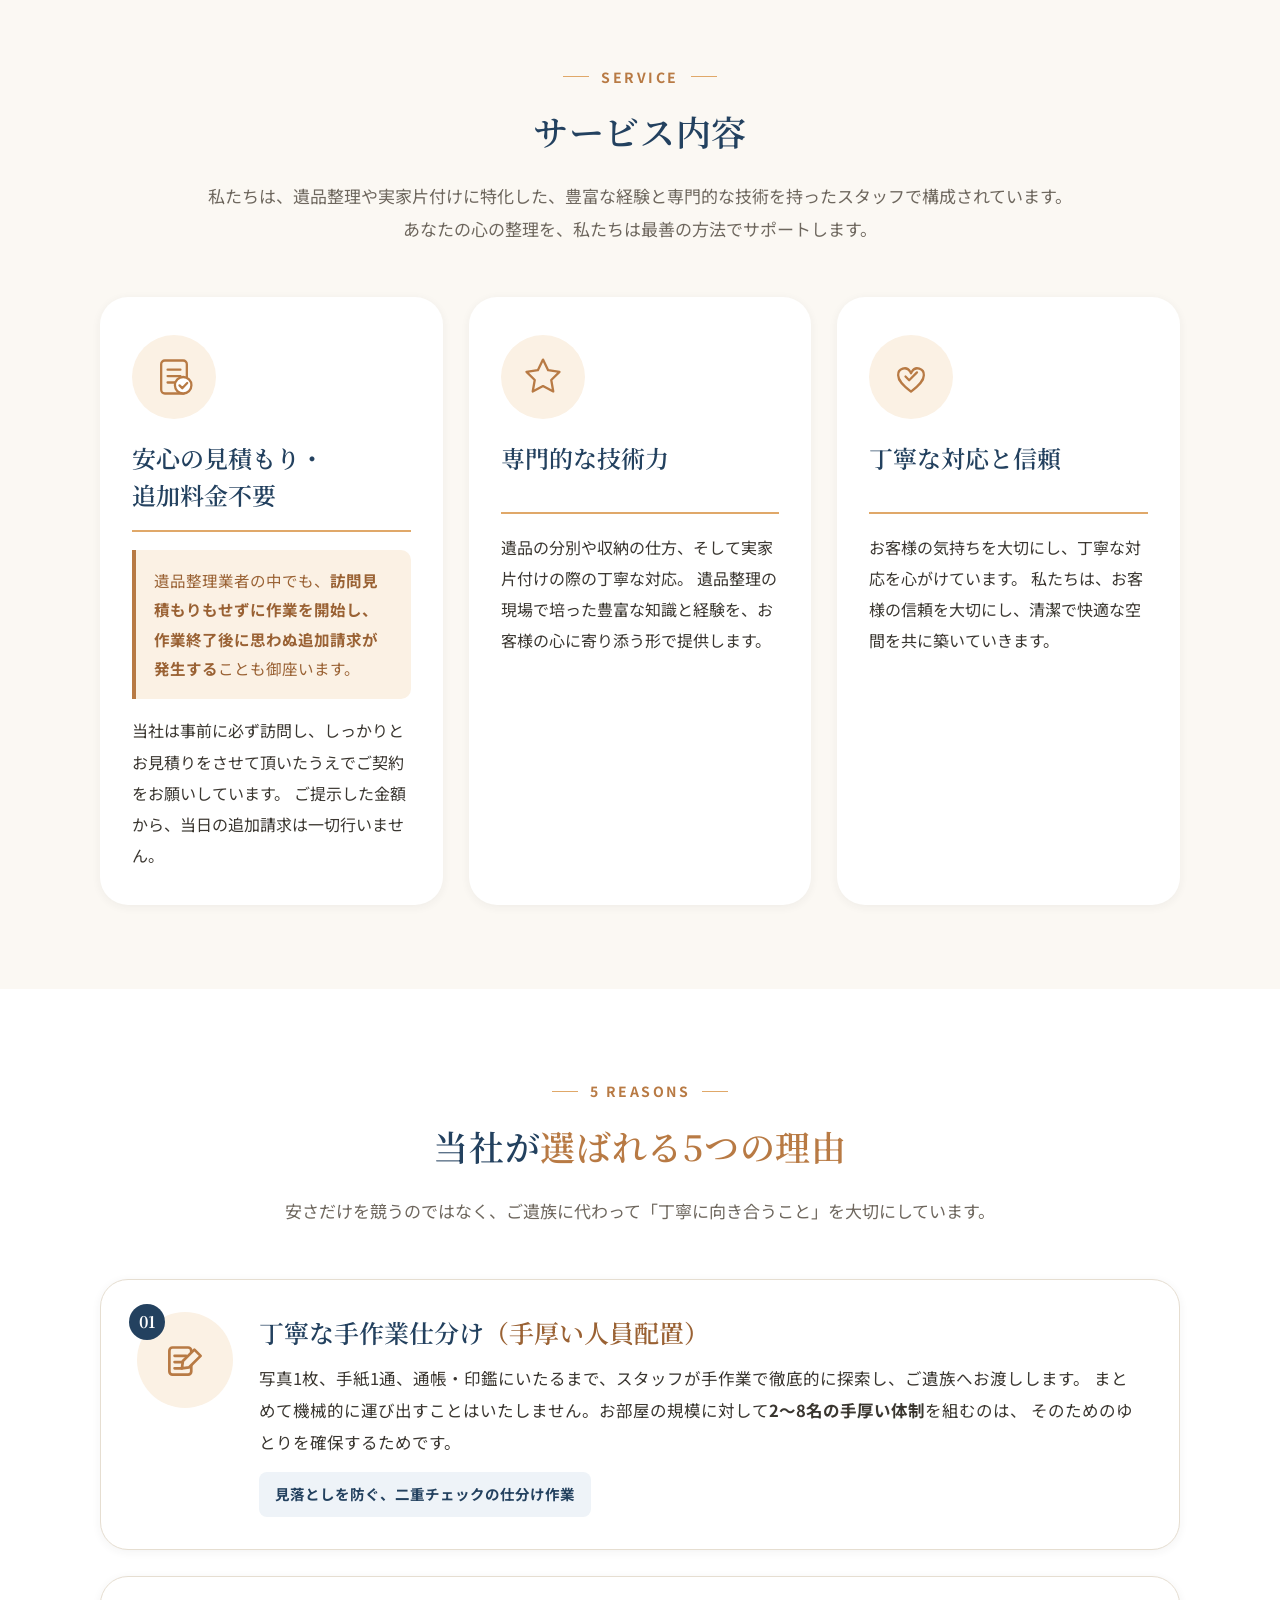
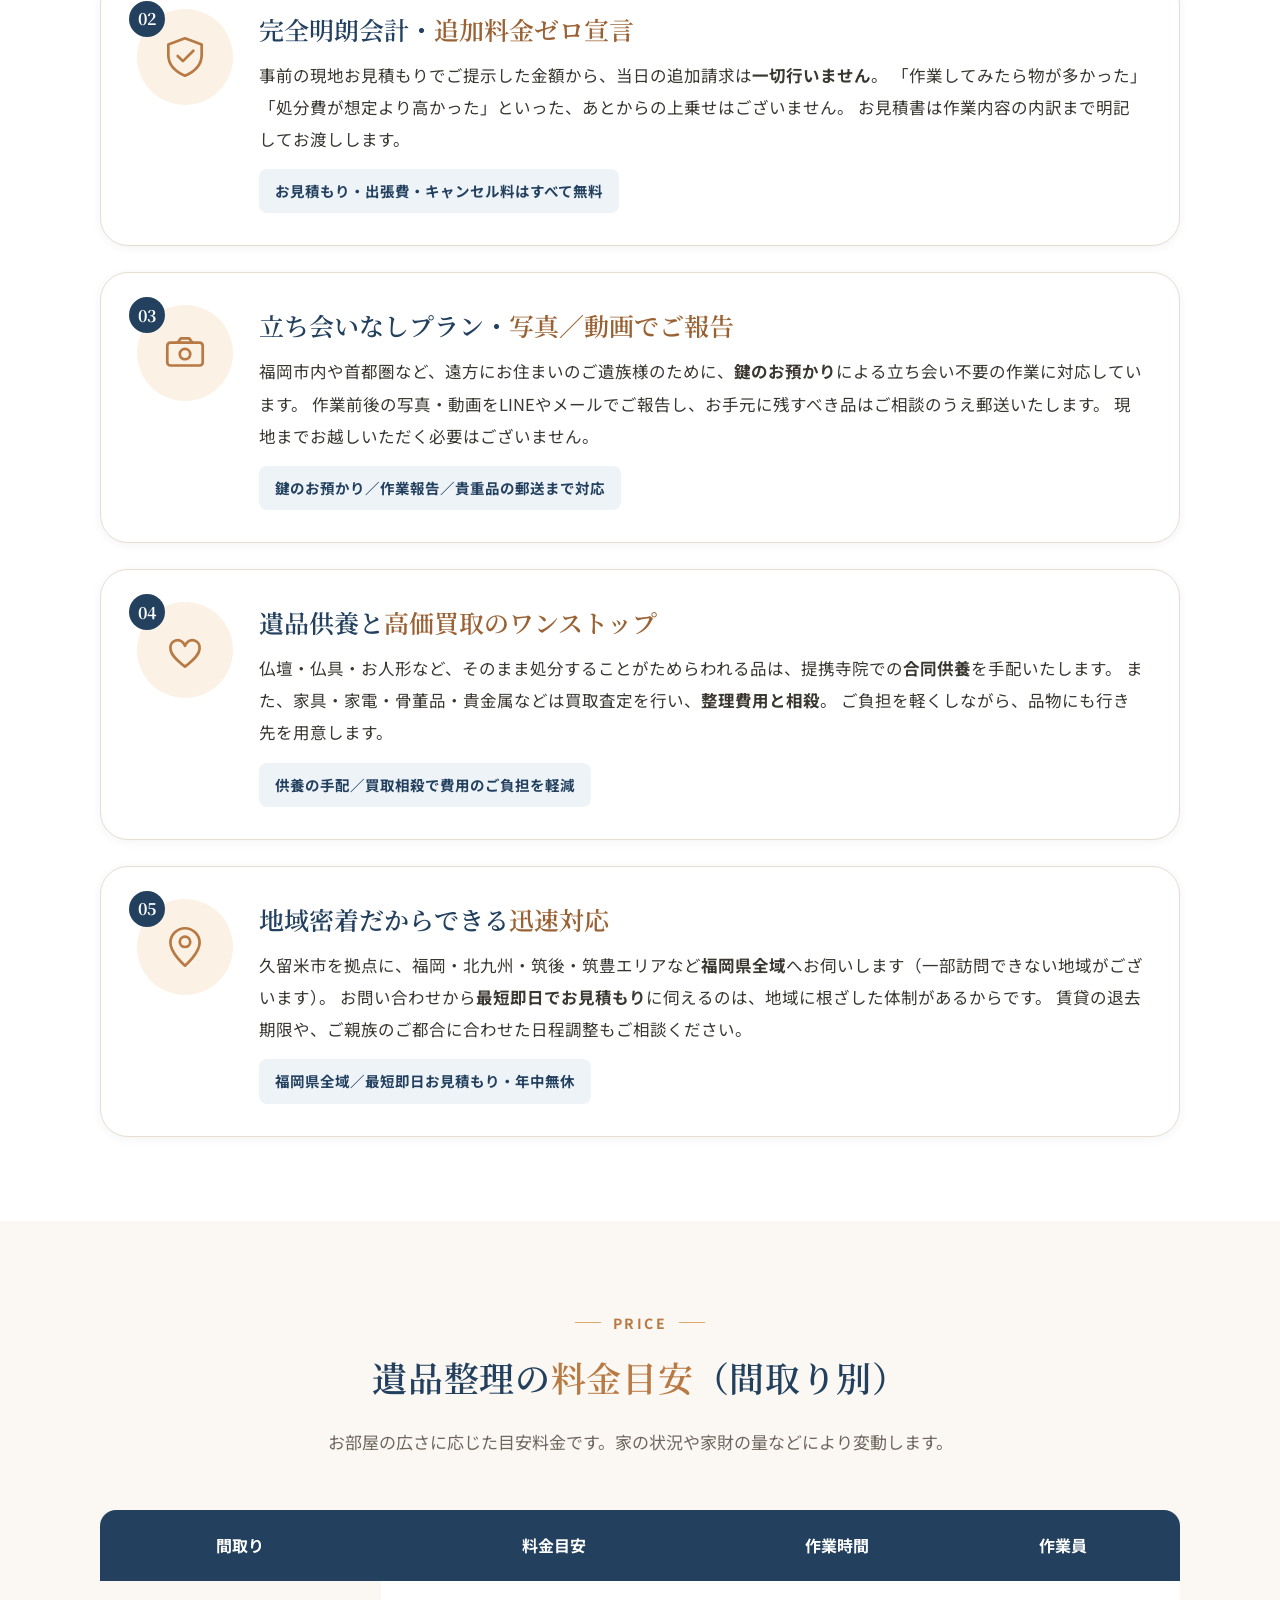
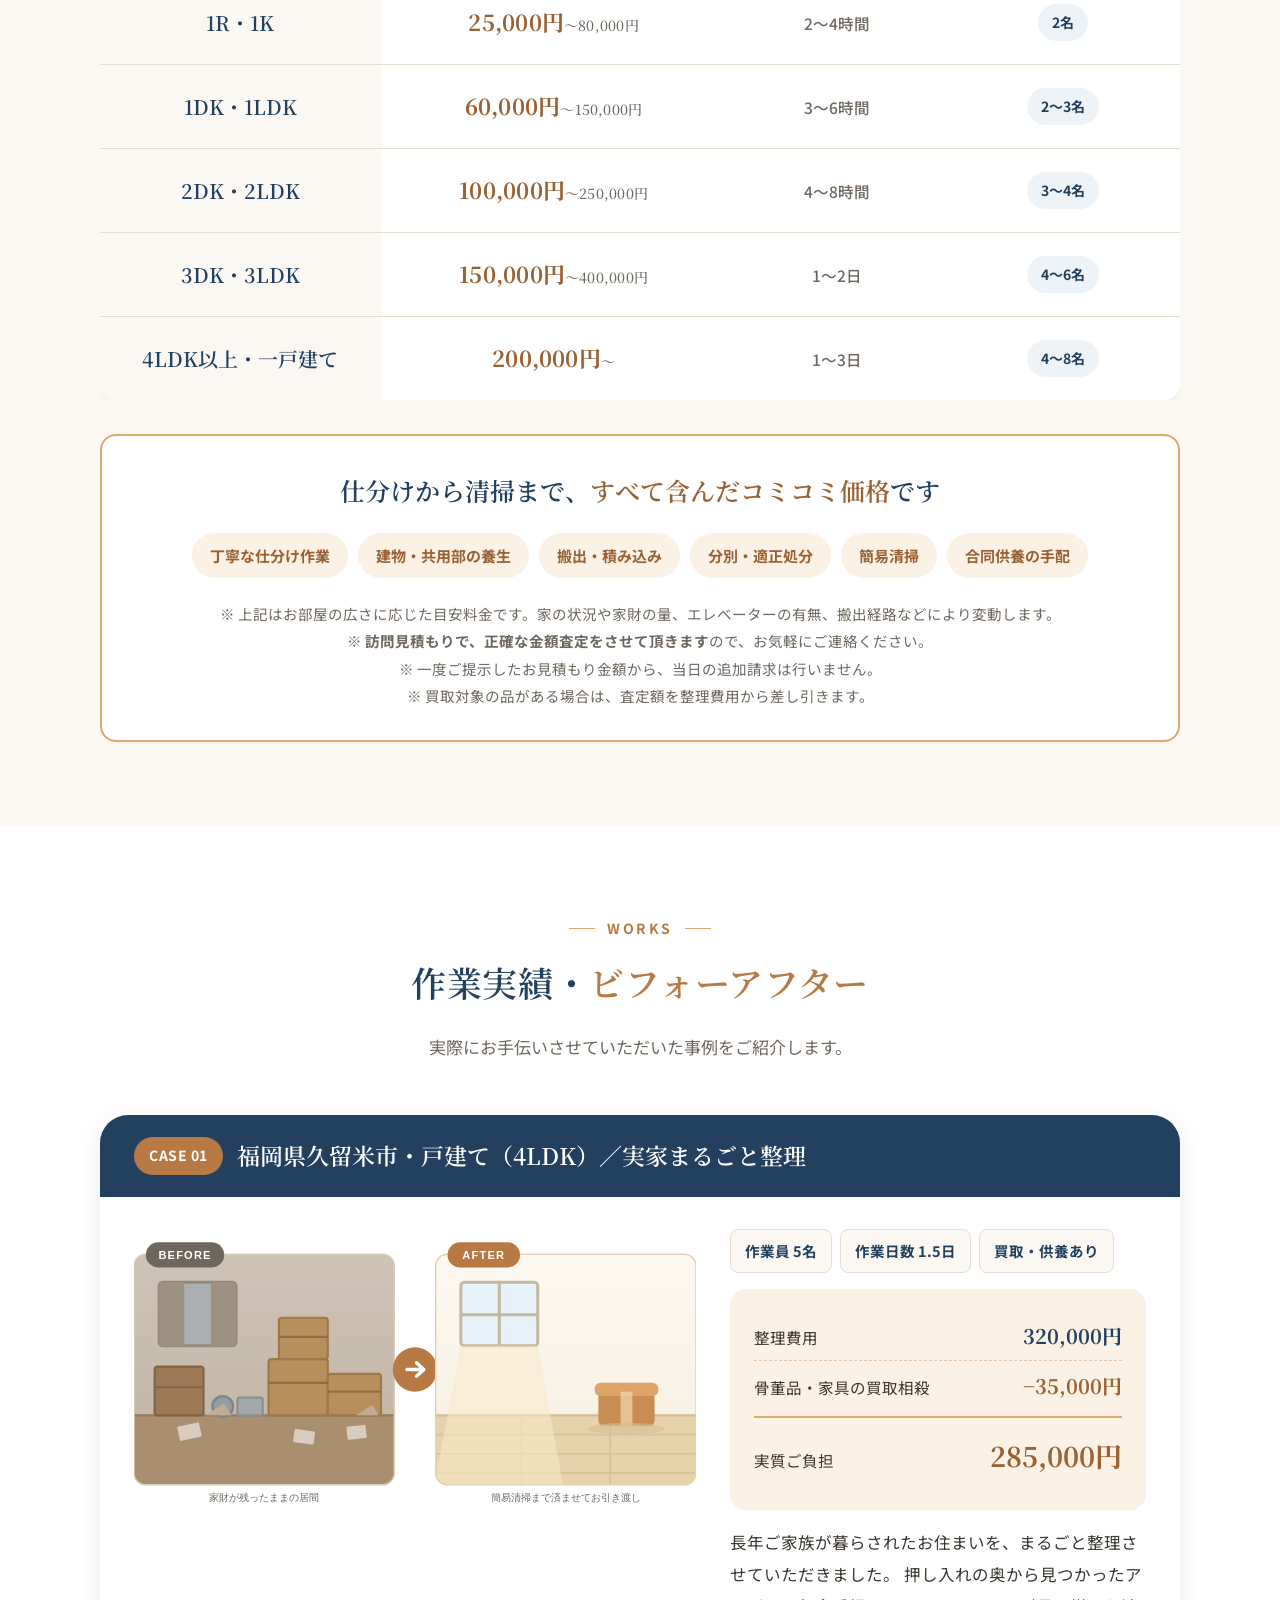
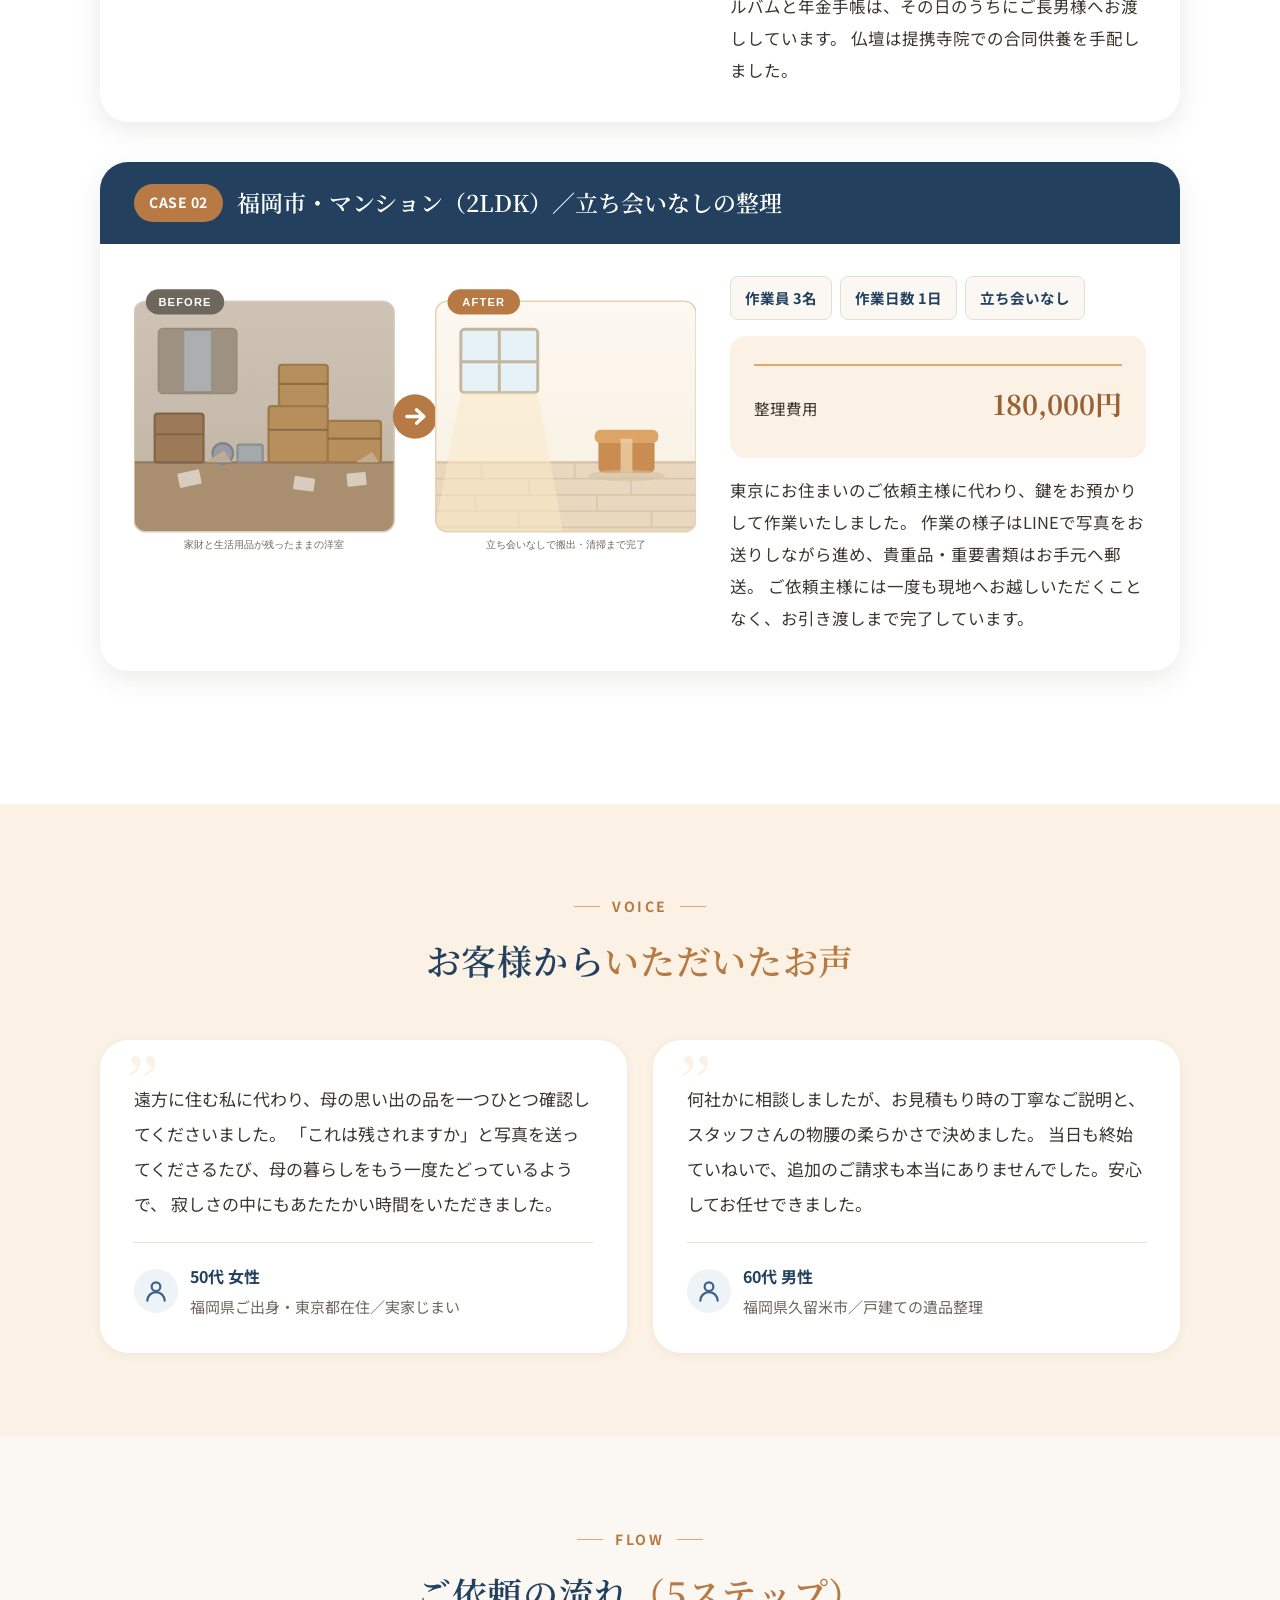
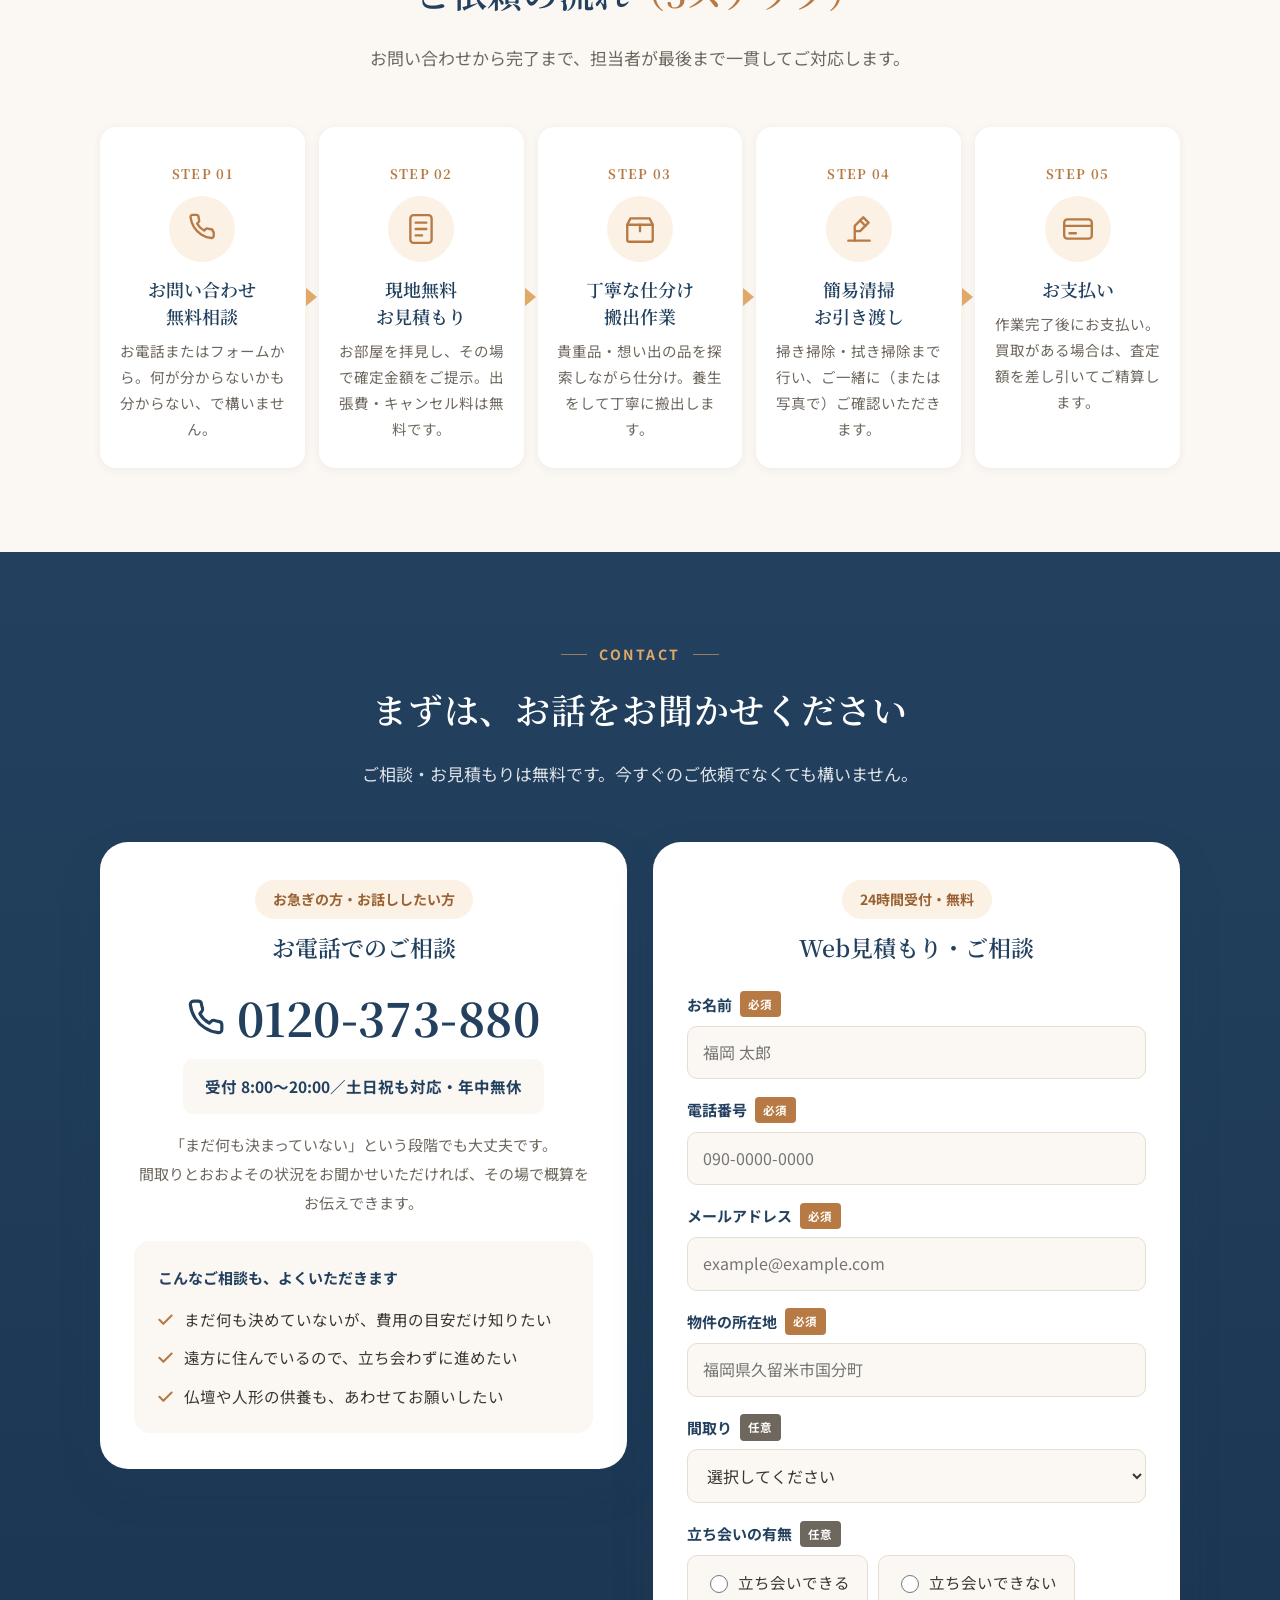
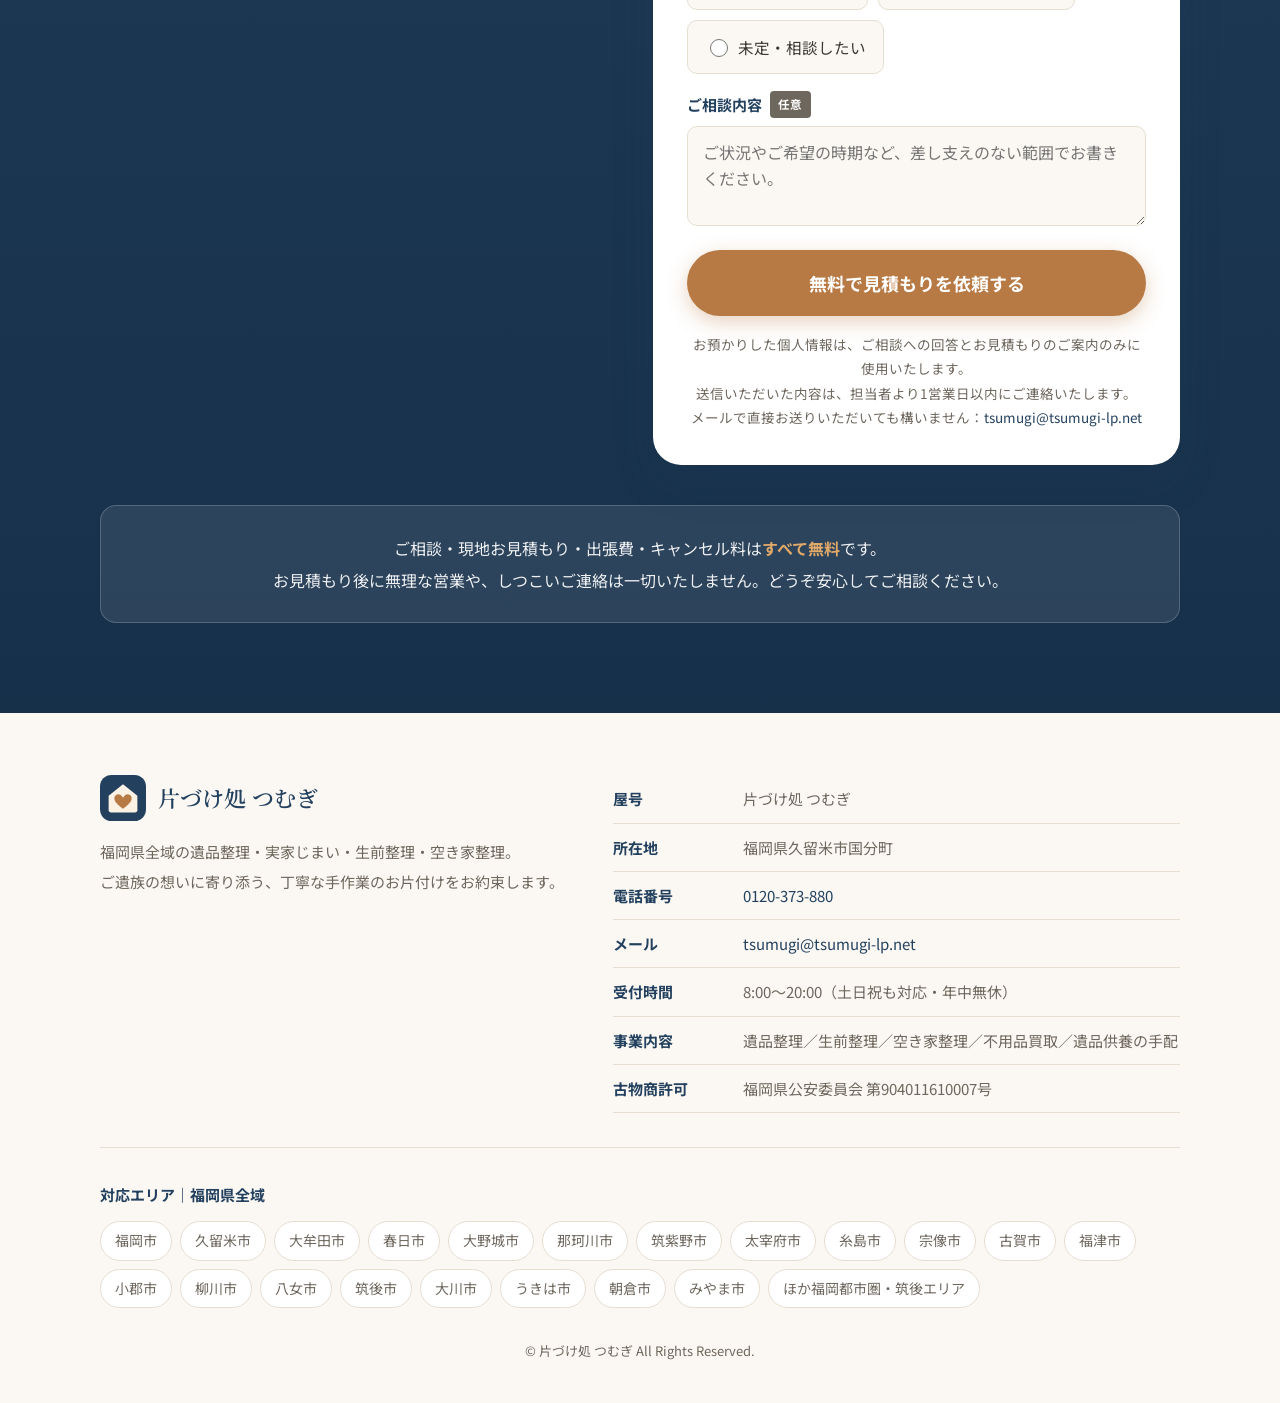
<file: ihin-lp/index.html>
<!DOCTYPE html>
<html lang="ja">
<head>
<meta charset="UTF-8">
<meta name="viewport" content="width=device-width, initial-scale=1">
<title>遺品整理・実家じまい｜福岡県全域対応｜追加料金なし・立ち会い不要・供養＆買取まで｜片づけ処 つむぎ</title>
<meta name="description" content="福岡県全域の遺品整理・実家じまいはお任せください。お見積もり後の追加料金は一切なし。立ち会い不要の鍵お預かり対応、仏壇・人形の合同供養手配、家財・骨董品の買取相殺までワンストップ。1R・1K 25,000円〜、明朗なコミコミ価格でご案内します。無料お見積もり受付中。">
<meta name="keywords" content="遺品整理,実家じまい,福岡,福岡県,遺品買取,生前整理,空き家整理,遺品供養,立ち会い不要">

<!-- ================================================================
     ▼▼▼ 確認用サイトを検索結果に出さないための指定 ▼▼▼
     本番サーバーへ設置する際は、必ず次の1行を削除してください。
     残したまま公開すると、本番ページが検索結果に表示されなくなります。
     ================================================================ -->
<meta name="robots" content="noindex, nofollow">
<!-- ▲▲▲ 本番公開前に、上の1行を削除 ▲▲▲ -->

<meta property="og:type" content="website">
<meta property="og:site_name" content="片づけ処 つむぎ">
<meta property="og:title" content="想い出を、ただのゴミにはいたしません。｜福岡県全域の遺品整理・実家じまい">
<meta property="og:description" content="ご遺族の心に寄り添い、写真1枚・手紙1通まで丁寧に。追加料金なし／立ち会い不要／供養・高価買取までワンストップ。">
<meta property="og:image" content="assets/img/ogp.svg">
<meta name="twitter:card" content="summary_large_image">
<link rel="icon" href="assets/img/favicon.svg" type="image/svg+xml">
<link rel="preconnect" href="https://fonts.googleapis.com">
<link rel="preconnect" href="https://fonts.gstatic.com" crossorigin>
<link href="https://fonts.googleapis.com/css2?family=Noto+Sans+JP:wght@400;500;700&family=Noto+Serif+JP:wght@500;600;700&display=swap" rel="stylesheet">
<link rel="stylesheet" href="assets/css/style.css">
</head>
<body>

<!-- ================================================================
     アイコン定義（sprite）
     ================================================================ -->
<svg xmlns="http://www.w3.org/2000/svg" style="display:none" aria-hidden="true">
  <symbol id="i-tel" viewBox="0 0 24 24" fill="none" stroke="currentColor" stroke-width="2" stroke-linecap="round" stroke-linejoin="round">
    <path d="M22 16.9v3a2 2 0 0 1-2.2 2 19.8 19.8 0 0 1-8.6-3.1 19.5 19.5 0 0 1-6-6A19.8 19.8 0 0 1 2.1 4.2 2 2 0 0 1 4.1 2h3a2 2 0 0 1 2 1.7c.1 1 .4 1.9.7 2.8a2 2 0 0 1-.5 2.1L8.1 9.9a16 16 0 0 0 6 6l1.3-1.3a2 2 0 0 1 2.1-.4c.9.3 1.8.6 2.8.7a2 2 0 0 1 1.7 2z"/>
  </symbol>
  <symbol id="i-mail" viewBox="0 0 24 24" fill="none" stroke="currentColor" stroke-width="2" stroke-linecap="round" stroke-linejoin="round">
    <rect x="2" y="4" width="20" height="16" rx="2"/><path d="m2 7 10 6 10-6"/>
  </symbol>
  <symbol id="i-check" viewBox="0 0 24 24" fill="none" stroke="currentColor" stroke-width="3" stroke-linecap="round" stroke-linejoin="round">
    <path d="m4 12.5 5.5 5.5L20 6.5"/>
  </symbol>
  <symbol id="i-pin" viewBox="0 0 24 24" fill="none" stroke="currentColor" stroke-width="2" stroke-linecap="round" stroke-linejoin="round">
    <path d="M20 10c0 6-8 12-8 12s-8-6-8-12a8 8 0 0 1 16 0z"/><circle cx="12" cy="10" r="3"/>
  </symbol>
  <symbol id="i-person" viewBox="0 0 24 24" fill="none" stroke="#3c6187" stroke-width="2" stroke-linecap="round" stroke-linejoin="round">
    <circle cx="12" cy="8" r="4"/><path d="M4 21a8 8 0 0 1 16 0"/>
  </symbol>
</svg>

<!-- ================================================================
     HEADER
     ※ 電話番号はダミーです。差し替えてください（README参照）
     ================================================================ -->
<header class="l-header">
  <div class="l-inner l-header__inner">
    <a class="l-header__logo" href="#top">
      <svg viewBox="0 0 64 64" aria-hidden="true">
        <rect width="64" height="64" rx="16" fill="#23415f"/>
        <path d="M32 13 L52 29 v20 a3 3 0 0 1 -3 3 H15 a3 3 0 0 1 -3 -3 V29 Z" fill="#fbf1e4"/>
        <path d="M32 47 c-8 -6 -12 -10 -12 -14.6 a5.6 5.6 0 0 1 10.2 -3.2 l1.8 2.4 l1.8 -2.4 a5.6 5.6 0 0 1 10.2 3.2 C44 37 40 41 32 47 Z" fill="#b87a44"/>
      </svg>
      <span class="l-header__name">片づけ処 つむぎ<small>福岡県全域 対応</small></span>
    </a>
    <div class="l-header__right">
      <div class="l-header__tel">
        <a class="l-header__tel-num" href="tel:0120373880">0120-373-880</a>
        <span class="l-header__tel-note">受付 8:00〜20:00／土日祝も対応・年中無休</span>
      </div>
      <a class="l-header__cta" href="#contact">
        <svg aria-hidden="true"><use href="#i-mail"></use></svg>無料お見積もり
      </a>
    </div>
  </div>
</header>

<main class="l-main" id="top">

<!-- ================================================================
     SECTION 01 ファーストビュー
     ================================================================ -->
<section class="p-fv">
  <div class="l-inner p-fv__inner">
    <div class="p-fv__body">
      <span class="p-fv__area">
        <svg aria-hidden="true"><use href="#i-pin"></use></svg>福岡県全域 対応／年中無休
      </span>
      <h1 class="p-fv__copy">想い出を、<br><span class="is-mark">ただのゴミには</span><br>いたしません。</h1>
      <p class="p-fv__sub">
        福岡県全域の実家じまい・遺品整理。<br>
        ご遺族の心に寄り添い、写真1枚、手紙1通まで、丁寧にお手伝いします。
      </p>
      <ul class="p-fv__badges">
        <li class="p-fv__badge"><svg aria-hidden="true"><use href="#i-check"></use></svg>お見積もり後の追加料金 一切なし</li>
        <li class="p-fv__badge"><svg aria-hidden="true"><use href="#i-check"></use></svg>立ち会い不要・鍵のお預かり対応</li>
        <li class="p-fv__badge"><svg aria-hidden="true"><use href="#i-check"></use></svg>供養・高価買取に対応</li>
      </ul>
      <div class="p-fv__cta">
        <a class="c-btn c-btn--tel" href="tel:0120373880">
          <svg aria-hidden="true"><use href="#i-tel"></use></svg>
          <span><span class="c-btn__main">電話で無料相談</span><span class="c-btn__sub">8:00〜20:00／土日祝も対応</span></span>
        </a>
        <a class="c-btn c-btn--mail" href="#contact">
          <svg aria-hidden="true"><use href="#i-mail"></use></svg>
          <span><span class="c-btn__main">無料Web見積もり</span><span class="c-btn__sub">24時間受付・無料</span></span>
        </a>
      </div>
    </div>
    <div class="p-fv__visual">
      <figure class="p-fv__figure">
        <img src="assets/img/hero-photo.jpg" alt="和室で、スタッフがご家族と一緒にアルバムを開きながら遺品を確認している様子" width="654" height="365" fetchpriority="high">
      </figure>
    </div>
  </div>
</section>

<!-- ================================================================
     SECTION 02 共感・お悩み提起
     ================================================================ -->
<section class="p-section p-worry">
  <div class="l-inner">
    <div class="c-head js-fade">
      <span class="c-head__label">YOUR WORRIES</span>
      <h2 class="c-head__title">こんなお悩み、<br class="u-sp-only">一人で抱えていませんか？</h2>
    </div>
    <ul class="p-worry__list js-fade">
      <li class="p-worry__item">何から手を付けていいか分からない。気持ちの整理がつかない。</li>
      <li class="p-worry__item">実家が遠方にあり、片付けのために何度も通えない。</li>
      <li class="p-worry__item">貴重品や重要書類を、誤って捨ててしまわないか心配。</li>
      <li class="p-worry__item">悪質な回収業者による高額請求のトラブルが怖い。</li>
    </ul>
    <div class="p-worry__catch js-fade">
      <p>どうぞ、そのままのお気持ちで<br class="u-sp-only">お聞かせください。<br><strong>一つひとつ、ご一緒に整えてまいります。</strong></p>
    </div>
  </div>
</section>

<!-- ================================================================
     サービス内容（3本柱）
     ================================================================ -->
<section class="p-section p-section--cream">
  <div class="l-inner">
    <div class="c-head js-fade">
      <span class="c-head__label">SERVICE</span>
      <h2 class="c-head__title">サービス内容</h2>
      <p class="c-head__lead">
        私たちは、遺品整理や実家片付けに特化した、豊富な経験と専門的な技術を持ったスタッフで構成されています。<br>
        あなたの心の整理を、私たちは最善の方法でサポートします。
      </p>
    </div>

    <ul class="p-service__list">

      <li class="p-service__item js-fade">
        <div class="p-service__icon">
          <svg viewBox="0 0 48 48" fill="none" stroke="#b87a44" stroke-width="2.5" stroke-linecap="round" stroke-linejoin="round" aria-hidden="true">
            <rect x="10" y="6" width="28" height="36" rx="4" fill="#fbf1e4"/>
            <path d="M17 16h14M17 23h14M17 30h8"/>
            <circle cx="34" cy="33" r="9" fill="#ffffff"/>
            <path d="M30 33.2l3 3 5.4-5.6"/>
          </svg>
        </div>
        <h3 class="p-service__title">安心の見積もり・<br>追加料金不要</h3>
        <p class="p-service__alert">
          遺品整理業者の中でも、<b>訪問見積もりもせずに作業を開始し、作業終了後に思わぬ追加請求が発生する</b>ことも御座います。
        </p>
        <p class="p-service__text">
          当社は事前に必ず訪問し、しっかりとお見積りをさせて頂いたうえでご契約をお願いしています。
          ご提示した金額から、当日の追加請求は一切行いません。
        </p>
      </li>

      <li class="p-service__item js-fade">
        <div class="p-service__icon">
          <svg viewBox="0 0 48 48" fill="none" stroke="#b87a44" stroke-width="2.5" stroke-linecap="round" stroke-linejoin="round" aria-hidden="true">
            <path d="M24 5l5.6 11.6L42 18.4l-9 8.9 2.2 12.5L24 33.9l-11.2 5.9L15 27.3l-9-8.9 12.4-1.8z" fill="#fbf1e4"/>
          </svg>
        </div>
        <h3 class="p-service__title">専門的な技術力</h3>
        <p class="p-service__text">
          遺品の分別や収納の仕方、そして実家片付けの際の丁寧な対応。
          遺品整理の現場で培った豊富な知識と経験を、お客様の心に寄り添う形で提供します。
        </p>
      </li>

      <li class="p-service__item js-fade">
        <div class="p-service__icon">
          <svg viewBox="0 0 48 48" fill="none" stroke="#b87a44" stroke-width="2.5" stroke-linecap="round" stroke-linejoin="round" aria-hidden="true">
            <path d="M24 40c-9-7-14-12-14-18a7 7 0 0 1 13-4l1 2 1-2a7 7 0 0 1 13 4c0 6-5 11-14 18z" fill="#fbf1e4"/>
            <path d="M18 23.5l4 4 8.5-8.5"/>
          </svg>
        </div>
        <h3 class="p-service__title">丁寧な対応と信頼</h3>
        <p class="p-service__text">
          お客様の気持ちを大切にし、丁寧な対応を心がけています。
          私たちは、お客様の信頼を大切にし、清潔で快適な空間を共に築いていきます。
        </p>
      </li>

    </ul>
  </div>
</section>

<!-- ================================================================
     SECTION 03 選ばれる5つの理由
     ================================================================ -->
<section class="p-section">
  <div class="l-inner">
    <div class="c-head js-fade">
      <span class="c-head__label">5 REASONS</span>
      <h2 class="c-head__title">当社が<em>選ばれる5つの理由</em></h2>
      <p class="c-head__lead">安さだけを競うのではなく、ご遺族に代わって「丁寧に向き合うこと」を大切にしています。</p>
    </div>
    <ul class="p-reason__list">

      <li class="p-reason__item js-fade">
        <div class="p-reason__icon">
          <span class="p-reason__num">01</span>
          <svg viewBox="0 0 48 48" fill="none" stroke="#b87a44" stroke-width="2.6" stroke-linecap="round" stroke-linejoin="round" aria-hidden="true">
            <rect x="9" y="12" width="21" height="26" rx="3"/>
            <path d="M14 20h11M14 26h11M14 32h7"/>
            <path d="M33 14l6 6-11 11-7 1 1-7z" fill="#fbf1e4"/>
          </svg>
        </div>
        <div>
          <h3 class="p-reason__title">丁寧な手作業仕分け<em>（手厚い人員配置）</em></h3>
          <p class="p-reason__text">
            写真1枚、手紙1通、通帳・印鑑にいたるまで、スタッフが手作業で徹底的に探索し、ご遺族へお渡しします。
            まとめて機械的に運び出すことはいたしません。お部屋の規模に対して<b>2〜8名の手厚い体制</b>を組むのは、
            そのためのゆとりを確保するためです。
          </p>
          <p class="p-reason__note">見落としを防ぐ、二重チェックの仕分け作業</p>
        </div>
      </li>

      <li class="p-reason__item js-fade">
        <div class="p-reason__icon">
          <span class="p-reason__num">02</span>
          <svg viewBox="0 0 48 48" fill="none" stroke="#b87a44" stroke-width="2.6" stroke-linecap="round" stroke-linejoin="round" aria-hidden="true">
            <path d="M24 6l16 6v10c0 10-7 16-16 20C15 38 8 32 8 22V12z" fill="#fbf1e4"/>
            <path d="M17 23l5 5 10-10"/>
          </svg>
        </div>
        <div>
          <h3 class="p-reason__title">完全明朗会計・<em>追加料金ゼロ宣言</em></h3>
          <p class="p-reason__text">
            事前の現地お見積もりでご提示した金額から、当日の追加請求は<b>一切行いません</b>。
            「作業してみたら物が多かった」「処分費が想定より高かった」といった、あとからの上乗せはございません。
            お見積書は作業内容の内訳まで明記してお渡しします。
          </p>
          <p class="p-reason__note">お見積もり・出張費・キャンセル料はすべて無料</p>
        </div>
      </li>

      <li class="p-reason__item js-fade">
        <div class="p-reason__icon">
          <span class="p-reason__num">03</span>
          <svg viewBox="0 0 48 48" fill="none" stroke="#b87a44" stroke-width="2.6" stroke-linecap="round" stroke-linejoin="round" aria-hidden="true">
            <rect x="7" y="14" width="34" height="22" rx="3" fill="#fbf1e4"/>
            <circle cx="24" cy="25" r="5"/>
            <path d="M17 14l3-4h8l3 4"/>
          </svg>
        </div>
        <div>
          <h3 class="p-reason__title">立ち会いなしプラン・<em>写真／動画でご報告</em></h3>
          <p class="p-reason__text">
            福岡市内や首都圏など、遠方にお住まいのご遺族様のために、<b>鍵のお預かり</b>による立ち会い不要の作業に対応しています。
            作業前後の写真・動画をLINEやメールでご報告し、お手元に残すべき品はご相談のうえ郵送いたします。
            現地までお越しいただく必要はございません。
          </p>
          <p class="p-reason__note">鍵のお預かり／作業報告／貴重品の郵送まで対応</p>
        </div>
      </li>

      <li class="p-reason__item js-fade">
        <div class="p-reason__icon">
          <span class="p-reason__num">04</span>
          <svg viewBox="0 0 48 48" fill="none" stroke="#b87a44" stroke-width="2.6" stroke-linecap="round" stroke-linejoin="round" aria-hidden="true">
            <path d="M24 40c-9-7-14-12-14-18a7 7 0 0 1 13-4l1 2 1-2a7 7 0 0 1 13 4c0 6-5 11-14 18z" fill="#fbf1e4"/>
          </svg>
        </div>
        <div>
          <h3 class="p-reason__title">遺品供養と<em>高価買取のワンストップ</em></h3>
          <p class="p-reason__text">
            仏壇・仏具・お人形など、そのまま処分することがためらわれる品は、提携寺院での<b>合同供養</b>を手配いたします。
            また、家具・家電・骨董品・貴金属などは買取査定を行い、<b>整理費用と相殺</b>。
            ご負担を軽くしながら、品物にも行き先を用意します。
          </p>
          <p class="p-reason__note">供養の手配／買取相殺で費用のご負担を軽減</p>
        </div>
      </li>

      <li class="p-reason__item js-fade">
        <div class="p-reason__icon">
          <span class="p-reason__num">05</span>
          <svg viewBox="0 0 48 48" fill="none" stroke="#b87a44" stroke-width="2.6" stroke-linecap="round" stroke-linejoin="round" aria-hidden="true">
            <path d="M38 20c0 10-14 22-14 22S10 30 10 20a14 14 0 0 1 28 0z" fill="#fbf1e4"/>
            <circle cx="24" cy="19" r="5"/>
          </svg>
        </div>
        <div>
          <h3 class="p-reason__title">地域密着だからできる<em>迅速対応</em></h3>
          <p class="p-reason__text">
            久留米市を拠点に、福岡・北九州・筑後・筑豊エリアなど<b>福岡県全域</b>へお伺いします（一部訪問できない地域がございます）。
            お問い合わせから<b>最短即日でお見積もり</b>に伺えるのは、地域に根ざした体制があるからです。
            賃貸の退去期限や、ご親族のご都合に合わせた日程調整もご相談ください。
          </p>
          <p class="p-reason__note">福岡県全域／最短即日お見積もり・年中無休</p>
        </div>
      </li>

    </ul>
  </div>
</section>

<!-- ================================================================
     SECTION 04 間取り別 料金表
     ================================================================ -->
<section class="p-section p-section--cream" id="price">
  <div class="l-inner">
    <div class="c-head js-fade">
      <span class="c-head__label">PRICE</span>
      <h2 class="c-head__title">遺品整理の<em>料金目安</em>（間取り別）</h2>
      <p class="c-head__lead">お部屋の広さに応じた目安料金です。家の状況や家財の量などにより変動します。</p>
    </div>

    <div class="p-price__table-wrap js-fade">
      <table class="p-price__table">
        <thead>
          <tr>
            <th scope="col">間取り</th>
            <th scope="col">料金目安</th>
            <th scope="col">作業時間</th>
            <th scope="col">作業員</th>
          </tr>
        </thead>
        <tbody>
          <tr>
            <th scope="row">1R・1K</th>
            <td><span class="p-price__yen">25,000円<small>〜80,000円</small></span></td>
            <td><span class="p-price__time">2〜4時間</span></td>
            <td><span class="p-price__staff">2名</span></td>
          </tr>
          <tr>
            <th scope="row">1DK・1LDK</th>
            <td><span class="p-price__yen">60,000円<small>〜150,000円</small></span></td>
            <td><span class="p-price__time">3〜6時間</span></td>
            <td><span class="p-price__staff">2〜3名</span></td>
          </tr>
          <tr>
            <th scope="row">2DK・2LDK</th>
            <td><span class="p-price__yen">100,000円<small>〜250,000円</small></span></td>
            <td><span class="p-price__time">4〜8時間</span></td>
            <td><span class="p-price__staff">3〜4名</span></td>
          </tr>
          <tr>
            <th scope="row">3DK・3LDK</th>
            <td><span class="p-price__yen">150,000円<small>〜400,000円</small></span></td>
            <td><span class="p-price__time">1〜2日</span></td>
            <td><span class="p-price__staff">4〜6名</span></td>
          </tr>
          <tr>
            <th scope="row">4LDK以上・一戸建て</th>
            <td><span class="p-price__yen">200,000円<small>〜</small></span></td>
            <td><span class="p-price__time">1〜3日</span></td>
            <td><span class="p-price__staff">4〜8名</span></td>
          </tr>
        </tbody>
      </table>
    </div>

    <div class="p-price__include js-fade">
      <p class="p-price__include-title">仕分けから清掃まで、<em>すべて含んだコミコミ価格</em>です</p>
      <ul class="p-price__include-list">
        <li>丁寧な仕分け作業</li>
        <li>建物・共用部の養生</li>
        <li>搬出・積み込み</li>
        <li>分別・適正処分</li>
        <li>簡易清掃</li>
        <li>合同供養の手配</li>
      </ul>
      <p class="p-price__caution">
        ※ 上記はお部屋の広さに応じた目安料金です。家の状況や家財の量、エレベーターの有無、搬出経路などにより変動します。<br>
        ※ <b>訪問見積もりで、正確な金額査定をさせて頂きます</b>ので、お気軽にご連絡ください。<br>
        ※ 一度ご提示したお見積もり金額から、当日の追加請求は行いません。<br>
        ※ 買取対象の品がある場合は、査定額を整理費用から差し引きます。
      </p>
    </div>
  </div>
</section>

<!-- ================================================================
     SECTION 05 作業実績・ビフォーアフター
     ================================================================ -->
<section class="p-section">
  <div class="l-inner">
    <div class="c-head js-fade">
      <span class="c-head__label">WORKS</span>
      <h2 class="c-head__title">作業実績・<em>ビフォーアフター</em></h2>
      <p class="c-head__lead">実際にお手伝いさせていただいた事例をご紹介します。</p>
    </div>

    <ul class="p-case__list">

      <li class="p-case__item js-fade">
        <div class="p-case__header">
          <span class="p-case__no">CASE 01</span>
          <h3 class="p-case__title">福岡県久留米市・戸建て（4LDK）／実家まるごと整理</h3>
        </div>
        <div class="p-case__body">
          <figure class="p-case__ba">
            <img src="assets/img/case1-ba.svg" alt="作業前：家財が残ったままの居間／作業後：簡易清掃まで済ませた状態" width="760" height="380">
          </figure>
          <div class="p-case__data">
            <ul class="p-case__spec">
              <li>作業員 5名</li>
              <li>作業日数 1.5日</li>
              <li>買取・供養あり</li>
            </ul>
            <div class="p-case__cost">
              <div class="p-case__cost-row"><span>整理費用</span><b>320,000円</b></div>
              <div class="p-case__cost-row is-off"><span>骨董品・家具の買取相殺</span><b>−35,000円</b></div>
              <div class="p-case__cost-row is-total"><span>実質ご負担</span><b>285,000円</b></div>
            </div>
            <p class="p-case__text">
              長年ご家族が暮らされたお住まいを、まるごと整理させていただきました。
              押し入れの奥から見つかったアルバムと年金手帳は、その日のうちにご長男様へお渡ししています。
              仏壇は提携寺院での合同供養を手配しました。
            </p>
          </div>
        </div>
      </li>

      <li class="p-case__item js-fade">
        <div class="p-case__header">
          <span class="p-case__no">CASE 02</span>
          <h3 class="p-case__title">福岡市・マンション（2LDK）／立ち会いなしの整理</h3>
        </div>
        <div class="p-case__body">
          <figure class="p-case__ba">
            <img src="assets/img/case2-ba.svg" alt="作業前：家財と生活用品が残ったままの洋室／作業後：搬出・清掃まで完了した状態" width="760" height="380">
          </figure>
          <div class="p-case__data">
            <ul class="p-case__spec">
              <li>作業員 3名</li>
              <li>作業日数 1日</li>
              <li>立ち会いなし</li>
            </ul>
            <div class="p-case__cost">
              <div class="p-case__cost-row is-total"><span>整理費用</span><b>180,000円</b></div>
            </div>
            <p class="p-case__text">
              東京にお住まいのご依頼主様に代わり、鍵をお預かりして作業いたしました。
              作業の様子はLINEで写真をお送りしながら進め、貴重品・重要書類はお手元へ郵送。
              ご依頼主様には一度も現地へお越しいただくことなく、お引き渡しまで完了しています。
            </p>
          </div>
        </div>
      </li>

    </ul>
    <p class="p-price__caution js-fade">※ 掲載事例の金額は、当時の作業内容にもとづく実績です。お部屋の状況により金額は異なります。</p>
  </div>
</section>

<!-- ================================================================
     SECTION 06 お客様の声
     ================================================================ -->
<section class="p-section p-section--earth">
  <div class="l-inner">
    <div class="c-head js-fade">
      <span class="c-head__label">VOICE</span>
      <h2 class="c-head__title">お客様から<em>いただいたお声</em></h2>
    </div>
    <ul class="p-voice__list">
      <li class="p-voice__item js-fade">
        <p class="p-voice__text">
          遠方に住む私に代わり、母の思い出の品を一つひとつ確認してくださいました。
          「これは残されますか」と写真を送ってくださるたび、母の暮らしをもう一度たどっているようで、
          寂しさの中にもあたたかい時間をいただきました。
        </p>
        <div class="p-voice__author">
          <span class="p-voice__avatar"><svg aria-hidden="true"><use href="#i-person"></use></svg></span>
          <span><b>50代 女性</b>福岡県ご出身・東京都在住／実家じまい</span>
        </div>
      </li>
      <li class="p-voice__item js-fade">
        <p class="p-voice__text">
          何社かに相談しましたが、お見積もり時の丁寧なご説明と、スタッフさんの物腰の柔らかさで決めました。
          当日も終始ていねいで、追加のご請求も本当にありませんでした。安心してお任せできました。
        </p>
        <div class="p-voice__author">
          <span class="p-voice__avatar"><svg aria-hidden="true"><use href="#i-person"></use></svg></span>
          <span><b>60代 男性</b>福岡県久留米市／戸建ての遺品整理</span>
        </div>
      </li>
    </ul>
  </div>
</section>

<!-- ================================================================
     SECTION 07 ご依頼の流れ
     ================================================================ -->
<section class="p-section p-section--cream">
  <div class="l-inner">
    <div class="c-head js-fade">
      <span class="c-head__label">FLOW</span>
      <h2 class="c-head__title">ご依頼の流れ<em>（5ステップ）</em></h2>
      <p class="c-head__lead">お問い合わせから完了まで、担当者が最後まで一貫してご対応します。</p>
    </div>
    <ol class="p-flow__list js-fade">

      <li class="p-flow__item">
        <span class="p-flow__step">STEP 01</span>
        <div class="p-flow__icon">
          <svg viewBox="0 0 32 32" fill="none" stroke="#b87a44" stroke-width="2.2" stroke-linecap="round" stroke-linejoin="round" aria-hidden="true">
            <path d="M27 19v3.5a2 2 0 0 1-2.2 2 22 22 0 0 1-9.6-3.4 21.6 21.6 0 0 1-6.6-6.6A22 22 0 0 1 5.2 4.9 2 2 0 0 1 7.2 2.7h3.5a2 2 0 0 1 2 1.7c.1 1 .3 2 .6 3a2 2 0 0 1-.5 2.1l-1.4 1.4a17.6 17.6 0 0 0 6.6 6.6l1.4-1.4a2 2 0 0 1 2.1-.5c1 .3 2 .5 3 .6a2 2 0 0 1 1.7 2z"/>
          </svg>
        </div>
        <div class="p-flow__body">
          <h3 class="p-flow__title">お問い合わせ<br>無料相談</h3>
          <p class="p-flow__text">お電話またはフォームから。何が分からないかも分からない、で構いません。</p>
        </div>
      </li>

      <li class="p-flow__item">
        <span class="p-flow__step">STEP 02</span>
        <div class="p-flow__icon">
          <svg viewBox="0 0 32 32" fill="none" stroke="#b87a44" stroke-width="2.2" stroke-linecap="round" stroke-linejoin="round" aria-hidden="true">
            <rect x="6" y="3" width="20" height="26" rx="3"/>
            <path d="M11 10h10M11 16h10M11 22h6"/>
          </svg>
        </div>
        <div class="p-flow__body">
          <h3 class="p-flow__title">現地無料<br>お見積もり</h3>
          <p class="p-flow__text">お部屋を拝見し、その場で確定金額をご提示。出張費・キャンセル料は無料です。</p>
        </div>
      </li>

      <li class="p-flow__item">
        <span class="p-flow__step">STEP 03</span>
        <div class="p-flow__icon">
          <svg viewBox="0 0 32 32" fill="none" stroke="#b87a44" stroke-width="2.2" stroke-linecap="round" stroke-linejoin="round" aria-hidden="true">
            <path d="M4 12h24v14a2 2 0 0 1-2 2H6a2 2 0 0 1-2-2z"/>
            <path d="M4 12l3-6h18l3 6M16 12v6"/>
          </svg>
        </div>
        <div class="p-flow__body">
          <h3 class="p-flow__title">丁寧な仕分け<br>搬出作業</h3>
          <p class="p-flow__text">貴重品・想い出の品を探索しながら仕分け。養生をして丁寧に搬出します。</p>
        </div>
      </li>

      <li class="p-flow__item">
        <span class="p-flow__step">STEP 04</span>
        <div class="p-flow__icon">
          <svg viewBox="0 0 32 32" fill="none" stroke="#b87a44" stroke-width="2.2" stroke-linecap="round" stroke-linejoin="round" aria-hidden="true">
            <path d="M6 27h20"/><path d="M12 27V13l8-8 5 5-8 8H12z"/><path d="M17 8l5 5"/>
          </svg>
        </div>
        <div class="p-flow__body">
          <h3 class="p-flow__title">簡易清掃<br>お引き渡し</h3>
          <p class="p-flow__text">掃き掃除・拭き掃除まで行い、ご一緒に（または写真で）ご確認いただきます。</p>
        </div>
      </li>

      <li class="p-flow__item">
        <span class="p-flow__step">STEP 05</span>
        <div class="p-flow__icon">
          <svg viewBox="0 0 32 32" fill="none" stroke="#b87a44" stroke-width="2.2" stroke-linecap="round" stroke-linejoin="round" aria-hidden="true">
            <rect x="3" y="7" width="26" height="18" rx="3"/>
            <path d="M3 13h26M8 20h6"/>
          </svg>
        </div>
        <div class="p-flow__body">
          <h3 class="p-flow__title">お支払い</h3>
          <p class="p-flow__text">作業完了後にお支払い。買取がある場合は、査定額を差し引いてご精算します。</p>
        </div>
      </li>

    </ol>
  </div>
</section>

<!-- ================================================================
     SECTION 08 コンバージョンエリア
     ================================================================ -->
<section class="p-cv" id="contact">
  <div class="l-inner">
    <div class="c-head js-fade">
      <span class="c-head__label">CONTACT</span>
      <h2 class="c-head__title">まずは、お話をお聞かせください</h2>
      <p class="c-head__lead">ご相談・お見積もりは無料です。今すぐのご依頼でなくても構いません。</p>
    </div>

    <div class="p-cv__box">

      <!-- 電話CTA -->
      <div class="p-cv__card js-fade">
        <div class="p-cv__card-head">
          <span class="p-cv__card-badge">お急ぎの方・お話ししたい方</span>
          <p class="p-cv__card-title">お電話でのご相談</p>
        </div>
        <div class="p-cv__tel">
          <a class="p-cv__tel-link" href="tel:0120373880">
            <svg aria-hidden="true"><use href="#i-tel"></use></svg>0120-373-880
          </a>
          <p class="p-cv__tel-hours">受付 8:00〜20:00／土日祝も対応・年中無休</p>
          <p class="p-cv__tel-note">
            「まだ何も決まっていない」という段階でも大丈夫です。<br>
            間取りとおおよその状況をお聞かせいただければ、その場で概算をお伝えできます。
          </p>
          <div class="p-cv__examples">
            <p class="p-cv__examples-title">こんなご相談も、よくいただきます</p>
            <ul>
              <li>まだ何も決めていないが、費用の目安だけ知りたい</li>
              <li>遠方に住んでいるので、立ち会わずに進めたい</li>
              <li>仏壇や人形の供養も、あわせてお願いしたい</li>
            </ul>
          </div>
        </div>
        <a class="c-btn c-btn--tel c-btn--lg u-sp-only" href="tel:0120373880" style="width:100%;margin-top:22px;">
          <svg aria-hidden="true"><use href="#i-tel"></use></svg>タップして電話する
        </a>
      </div>

      <!-- メールフォーム -->
      <div class="p-cv__card js-fade">
        <div class="p-cv__card-head">
          <span class="p-cv__card-badge">24時間受付・無料</span>
          <p class="p-cv__card-title">Web見積もり・ご相談</p>
        </div>
        <!-- ============================================================
             ▼ フォームの送信先は未設定です。
               本番では action / method をご利用のフォームシステム
               （CMS・メールフォームサービス等）に合わせて設定してください。
             ============================================================ -->
        <!-- data-mailto … フォームシステム未接続のあいだの送信先。
     action に実際の送信先を設定すると、そちらが優先されます。 -->
        <form class="p-form" id="js-form" action="#" method="post" novalidate data-mailto="tsumugi@tsumugi-lp.net">
          <div class="p-form__row">
            <label class="p-form__label" for="f-name">お名前<span class="p-form__req">必須</span></label>
            <input type="text" id="f-name" name="name" autocomplete="name" placeholder="福岡 太郎" required>
          </div>
          <div class="p-form__row">
            <label class="p-form__label" for="f-tel">電話番号<span class="p-form__req">必須</span></label>
            <input type="tel" id="f-tel" name="tel" autocomplete="tel" placeholder="090-0000-0000" required>
          </div>
          <div class="p-form__row">
            <label class="p-form__label" for="f-mail">メールアドレス<span class="p-form__req">必須</span></label>
            <input type="email" id="f-mail" name="email" autocomplete="email" placeholder="example@example.com" required>
          </div>
          <div class="p-form__row">
            <label class="p-form__label" for="f-addr">物件の所在地<span class="p-form__req">必須</span></label>
            <input type="text" id="f-addr" name="address" placeholder="福岡県久留米市国分町" required>
          </div>
          <div class="p-form__row">
            <label class="p-form__label" for="f-room">間取り<span class="p-form__req is-any">任意</span></label>
            <select id="f-room" name="room">
              <option value="">選択してください</option>
              <option>1R・1K</option>
              <option>1DK・1LDK</option>
              <option>2DK・2LDK</option>
              <option>3DK・3LDK</option>
              <option>4LDK以上・一戸建て</option>
              <option>分からない・その他</option>
            </select>
          </div>
          <div class="p-form__row">
            <span class="p-form__label">立ち会いの有無<span class="p-form__req is-any">任意</span></span>
            <div class="p-form__radio">
              <label><input type="radio" name="attend" value="立ち会いあり">立ち会いできる</label>
              <label><input type="radio" name="attend" value="立ち会いなし">立ち会いできない</label>
              <label><input type="radio" name="attend" value="未定">未定・相談したい</label>
            </div>
          </div>
          <div class="p-form__row">
            <label class="p-form__label" for="f-msg">ご相談内容<span class="p-form__req is-any">任意</span></label>
            <textarea id="f-msg" name="message" placeholder="ご状況やご希望の時期など、差し支えのない範囲でお書きください。"></textarea>
          </div>
          <!-- 迷惑メール対策。人には見えない項目で、入力があれば機械による送信とみなす -->
          <div style="position:absolute;left:-9999px;top:auto;width:1px;height:1px;overflow:hidden" aria-hidden="true">
            <label for="f-website">ご記入不要です</label>
            <input type="text" id="f-website" name="website" tabindex="-1" autocomplete="off">
          </div>
          <button class="p-form__submit" type="submit">無料で見積もりを依頼する</button>
          <p class="p-form__privacy">
            お預かりした個人情報は、ご相談への回答とお見積もりのご案内のみに使用いたします。<br>
            送信いただいた内容は、担当者より1営業日以内にご連絡いたします。<br>
            メールで直接お送りいただいても構いません：<a href="mailto:tsumugi@tsumugi-lp.net">tsumugi@tsumugi-lp.net</a>
          </p>
        </form>
      </div>

    </div>

    <p class="p-cv__assure js-fade">
      ご相談・現地お見積もり・出張費・キャンセル料は<strong>すべて無料</strong>です。<br>
      お見積もり後に無理な営業や、しつこいご連絡は一切いたしません。どうぞ安心してご相談ください。
    </p>
  </div>
</section>

</main>

<!-- ================================================================
     FOOTER
     ※ 所在地・古物商許可番号・電話番号はダミーです。差し替えてください（README参照）
     ================================================================ -->
<footer class="l-footer">
  <div class="l-inner">
    <div class="l-footer__top">
      <div>
        <div class="l-footer__logo">
          <svg viewBox="0 0 64 64" aria-hidden="true">
            <rect width="64" height="64" rx="16" fill="#23415f"/>
            <path d="M32 13 L52 29 v20 a3 3 0 0 1 -3 3 H15 a3 3 0 0 1 -3 -3 V29 Z" fill="#fbf1e4"/>
            <path d="M32 47 c-8 -6 -12 -10 -12 -14.6 a5.6 5.6 0 0 1 10.2 -3.2 l1.8 2.4 l1.8 -2.4 a5.6 5.6 0 0 1 10.2 3.2 C44 37 40 41 32 47 Z" fill="#b87a44"/>
          </svg>
          <span class="l-footer__name">片づけ処 つむぎ</span>
        </div>
        <p class="l-footer__desc">
          福岡県全域の遺品整理・実家じまい・生前整理・空き家整理。<br>
          ご遺族の想いに寄り添う、丁寧な手作業のお片付けをお約束します。
        </p>
      </div>
      <dl class="l-footer__dl">
        <dt>屋号</dt><dd>片づけ処 つむぎ</dd>
        <dt>所在地</dt><dd>福岡県久留米市国分町</dd>
        <dt>電話番号</dt><dd><a href="tel:0120373880">0120-373-880</a></dd>
        <dt>メール</dt><dd><a href="mailto:tsumugi@tsumugi-lp.net">tsumugi@tsumugi-lp.net</a></dd>
        <dt>受付時間</dt><dd>8:00〜20:00（土日祝も対応・年中無休）</dd>
        <dt>事業内容</dt><dd>遺品整理／生前整理／空き家整理／不用品買取／遺品供養の手配</dd>
        <dt>古物商許可</dt><dd>福岡県公安委員会 第904011610007号</dd>
      </dl>
    </div>

    <div class="l-footer__area">
      <p class="l-footer__area-title">対応エリア｜福岡県全域</p>
      <ul class="l-footer__area-list">
        <li>福岡市</li><li>久留米市</li><li>大牟田市</li><li>春日市</li><li>大野城市</li>
        <li>那珂川市</li><li>筑紫野市</li><li>太宰府市</li><li>糸島市</li><li>宗像市</li>
        <li>古賀市</li><li>福津市</li><li>小郡市</li><li>柳川市</li><li>八女市</li>
        <li>筑後市</li><li>大川市</li><li>うきは市</li><li>朝倉市</li><li>みやま市</li>
        <li>ほか福岡都市圏・筑後エリア</li>
      </ul>
    </div>

    <p class="l-footer__copy">&copy; 片づけ処 つむぎ All Rights Reserved.</p>
  </div>
</footer>

<!-- ================================================================
     スマホ下部追従バー
     ================================================================ -->
<div class="l-fixbar">
  <a class="l-fixbar__tel" href="tel:0120373880">
    <span class="l-fixbar__label"><svg aria-hidden="true"><use href="#i-tel"></use></svg>電話で相談</span>
    <small>8:00〜20:00 年中無休</small>
  </a>
  <a class="l-fixbar__mail" href="#contact">
    <span class="l-fixbar__label"><svg aria-hidden="true"><use href="#i-mail"></use></svg>無料見積もり</span>
    <small>24時間受付</small>
  </a>
</div>

<script src="assets/js/main.js" defer></script>
</body>
</html>
</file>
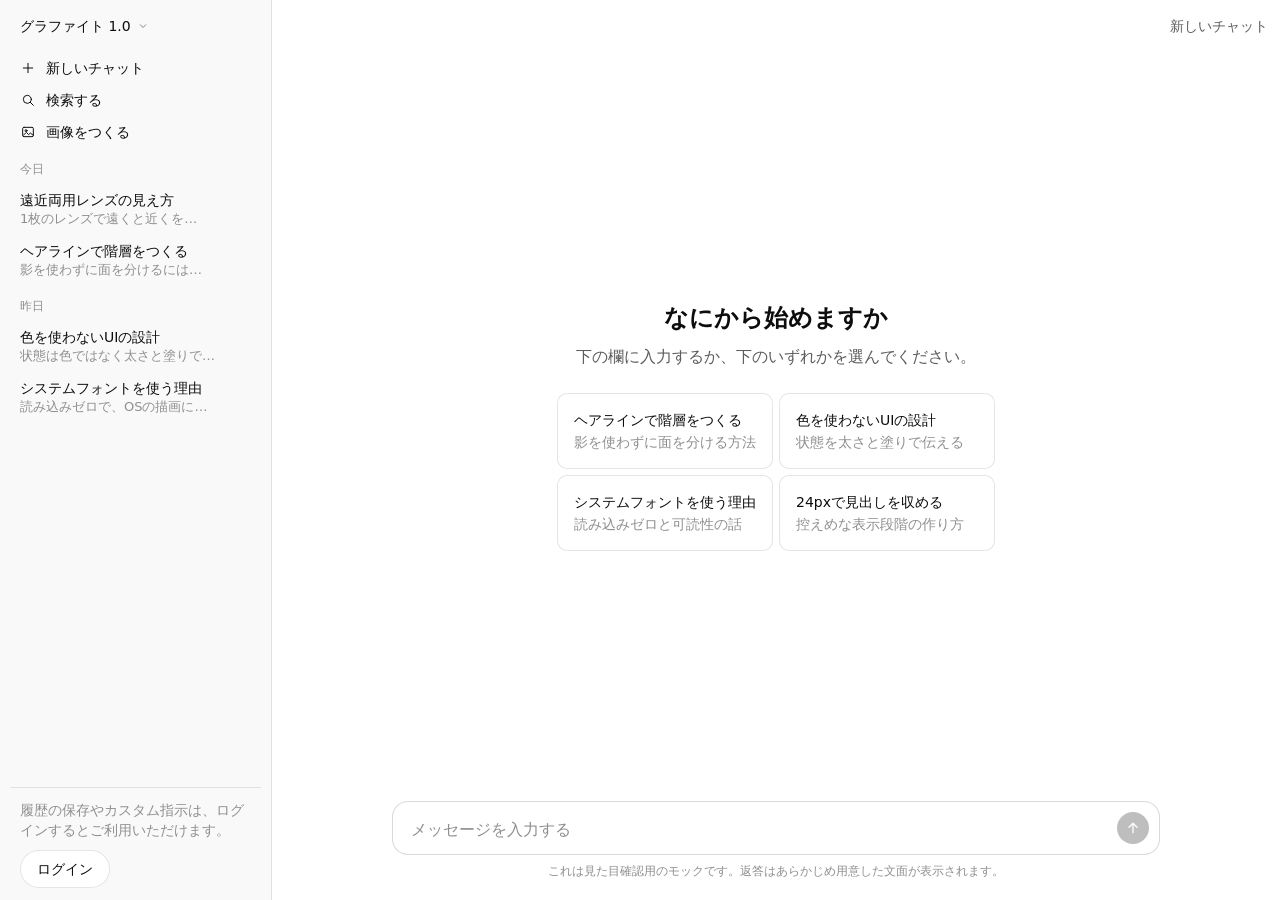
<file: mock/index.html>
<!DOCTYPE html>
<html lang="ja">
<head>
<meta charset="UTF-8">
<meta name="viewport" content="width=device-width, initial-scale=1">
<meta name="robots" content="noindex, nofollow">
<title>UIモック｜graphite ink on warm paper</title>
<style>
/* =========================================================
   DESIGN_6.md（ChatGPT — Style Reference）のトークンをそのまま実装
   - 無彩色のみ。意味は「文字の太さ・余白・位置」で伝える
   - 影は使わない。面の分離は 1px のヘアラインだけ
   - Webフォント読み込みなし（OS標準フォント）
   ========================================================= */
:root {
  /* Colors */
  --color-sidebar-mist: #f9f9f9;
  --color-pure-white: #ffffff;
  --color-graphite-ink: #0d0d0d;
  --color-mid-ash: #5d5d5d;
  --color-hollow: #8f8f8f;
  --color-hairline: #0000001a;
  --color-hover-veil: #0000000d;
  --color-ink-press: #000000;
  --color-deep-charcoal: #00000080;
  --color-edge-gray: #e6e6e6;

  /* Typography */
  --font-apple-system-body: ui-sans-serif, system-ui, -apple-system, BlinkMacSystemFont,
    "Segoe UI", "Hiragino Kaku Gothic ProN", "Hiragino Sans", Meiryo, Roboto, sans-serif;
  --text-caption: 14px; --leading-caption: 1.43;
  --text-body: 16px;    --leading-body: 1.5;
  --text-heading: 24px; --leading-heading: 1.33;
  --font-weight-regular: 400;
  --font-weight-medium: 500;
  --font-weight-semibold: 600;

  /* Spacing */
  --spacing-6: 6px; --spacing-8: 8px; --spacing-10: 10px;
  --spacing-12: 12px; --spacing-16: 16px; --spacing-20: 20px;
  --section-gap: 24px;
  --card-padding: 16px;
  --element-gap: 6px;

  /* Radius */
  --radius-nav: 10px; --radius-cards: 10px; --radius-links: 16px;
  --radius-badges: 0px; --radius-buttons: 10px;

  /* Layout */
  --sidebar-w: 272px;
  --thread-w: 768px;
  --strip-h: 52px;
}

* , *::before, *::after { box-sizing: border-box; }
html, body { height: 100%; }
body {
  margin: 0;
  font-family: var(--font-apple-system-body);
  font-size: var(--text-body); line-height: var(--leading-body);
  color: var(--color-graphite-ink);
  background: var(--color-pure-white);
  -webkit-font-smoothing: antialiased;
}
button { font: inherit; color: inherit; cursor: pointer; background: none; border: 0; }
ul { margin: 0; padding: 0; list-style: none; }
p, h1, h2, h3 { margin: 0; }
:focus-visible { outline: 2px solid var(--color-graphite-ink); outline-offset: 2px; }

/* ---------- シェル：サイドバー ＋ 会話カラム ---------- */
.shell { display: grid; grid-template-columns: var(--sidebar-w) 1fr; height: 100%; }

/* ---------- サイドバー ---------- */
.rail {
  display: flex; flex-direction: column; min-width: 0;
  background: var(--color-sidebar-mist);
  border-right: 1px solid var(--color-hairline);
  padding: 0 var(--spacing-10) var(--spacing-12);
}
.rail__strip {
  height: var(--strip-h); flex: none;
  display: flex; align-items: center; gap: var(--element-gap);
}
.rail__scroll { flex: 1; overflow-y: auto; overscroll-behavior: contain; margin: 0 calc(var(--spacing-10) * -1); padding: 0 var(--spacing-10); }
.rail__group { padding: var(--spacing-12) var(--spacing-10) var(--element-gap); font-size: 12px; color: var(--color-hollow); }

/* Sidebar Item（ゴーストボタン） */
.navrow {
  display: flex; align-items: center; gap: var(--spacing-10); width: 100%;
  padding: var(--spacing-6) var(--spacing-10);
  border-radius: var(--radius-nav);
  font-size: var(--text-caption); line-height: var(--leading-caption);
  text-align: left;
  transition: background-color .12s ease;
}
.navrow:hover { background: var(--color-hover-veil); }
.navrow svg { width: 16px; height: 16px; flex: none; }

/* Conversation Card */
.chatrow { display: block; width: 100%; padding: var(--spacing-6) var(--spacing-10); border-radius: var(--radius-nav); text-align: left; transition: background-color .12s ease; }
.chatrow:hover { background: var(--color-hover-veil); }
.chatrow.is-active { background: var(--color-hover-veil); }
.chatrow__title { font-size: var(--text-caption); font-weight: var(--font-weight-medium); line-height: var(--leading-caption); }
.chatrow__preview {
  font-size: 13px; line-height: var(--leading-caption); color: var(--color-hollow);
  white-space: nowrap; overflow: hidden; text-overflow: ellipsis;
}

/* Sidebar Footer Block */
.rail__foot {
  flex: none; margin-top: var(--spacing-8); padding-top: var(--spacing-12);
  border-top: 1px solid var(--color-hairline);
  display: grid; row-gap: var(--spacing-10);
}
.helper { padding: 0 var(--spacing-10); font-size: var(--text-caption); line-height: var(--leading-caption); color: var(--color-hollow); }

/* Pill Primary Button（Log In）— ページ内で唯一のピル、唯一の枠線持ち */
.pill {
  justify-self: start; margin-left: var(--spacing-10);
  padding: var(--spacing-8) var(--spacing-16);
  background: var(--color-pure-white); color: var(--color-graphite-ink);
  border: 1px solid var(--color-hairline); border-radius: 9999px;
  font-size: var(--text-caption); font-weight: var(--font-weight-medium); line-height: var(--leading-caption);
  transition: border-color .12s ease;
}
.pill:hover { border-color: #00000026; }

/* Compact Icon Button ＋ Tooltip */
.iconbtn {
  display: grid; place-items: center; flex: none;
  padding: var(--spacing-6) var(--spacing-8); border-radius: var(--radius-nav);
  transition: background-color .12s ease;
}
.iconbtn:hover { background: var(--color-hover-veil); }
.iconbtn svg { width: 16px; height: 16px; display: block; }
.tip { position: relative; }
.tip::after {
  content: attr(data-tip); position: absolute; top: calc(100% + 6px); left: 50%; translate: -50% 0;
  padding: 4px var(--spacing-8); border-radius: 6px;
  background: var(--color-ink-press); color: var(--color-pure-white);
  font-size: 12px; line-height: 1.4; white-space: nowrap;
  opacity: 0; pointer-events: none; transition: opacity .12s ease; z-index: 30;
}
.tip:hover::after { opacity: 1; }

/* モデルセレクタ */
.model { display: flex; align-items: center; gap: var(--element-gap); padding: var(--spacing-6) var(--spacing-10); border-radius: var(--radius-nav); font-size: var(--text-caption); font-weight: var(--font-weight-medium); transition: background-color .12s ease; }
.model:hover { background: var(--color-hover-veil); }
.model svg { width: 12px; height: 12px; opacity: .5; }

/* ---------- 会話カラム ---------- */
.main { display: flex; flex-direction: column; min-width: 0; background: var(--color-pure-white); }
.main__strip {
  height: var(--strip-h); flex: none;
  display: flex; align-items: center; gap: var(--element-gap);
  padding: 0 var(--spacing-12);
}
.main__title { font-size: var(--text-caption); color: var(--color-mid-ash); margin-left: auto; }
.thread { flex: 1; overflow-y: auto; }
.thread__inner { width: min(100% - 32px, var(--thread-w)); margin-inline: auto; padding: var(--spacing-20) 0 var(--section-gap); }

/* ウェルカム画面 */
.welcome { display: grid; place-content: center; min-height: 100%; text-align: center; padding: var(--section-gap) 0; }
.welcome__title { font-size: var(--text-heading); line-height: var(--leading-heading); font-weight: var(--font-weight-semibold); }
.welcome__lead { margin-top: var(--spacing-10); font-size: var(--text-body); line-height: var(--leading-body); color: var(--color-mid-ash); }
.suggests { margin-top: var(--section-gap); display: grid; grid-template-columns: repeat(2, minmax(0, 1fr)); gap: var(--element-gap); text-align: left; }
/* Surface Card（浮きはヘアラインで表現。影は使わない） */
.card {
  padding: var(--card-padding); border: 1px solid var(--color-hairline); border-radius: var(--radius-cards);
  background: var(--color-pure-white); transition: background-color .12s ease;
}
button.card { width: 100%; text-align: left; }
button.card:hover { background: var(--color-hover-veil); }
.card__title { font-size: var(--text-caption); font-weight: var(--font-weight-medium); line-height: var(--leading-caption); }
.card__text { margin-top: 2px; font-size: var(--text-caption); line-height: var(--leading-caption); color: var(--color-hollow); }

/* メッセージ */
.msg { display: flex; gap: var(--spacing-12); padding: var(--spacing-16) 0; }
.msg + .msg { border-top: 1px solid var(--color-hairline); }
.avatar {
  flex: none; width: 24px; height: 24px; border-radius: 50%;
  display: grid; place-items: center; font-size: 12px; font-weight: var(--font-weight-semibold);
}
.avatar--user { background: var(--color-edge-gray); color: var(--color-mid-ash); }
.avatar--bot { background: var(--color-graphite-ink); color: var(--color-pure-white); }
.msg__body { min-width: 0; }
.msg__name { font-size: var(--text-caption); font-weight: var(--font-weight-semibold); line-height: var(--leading-caption); margin-bottom: 2px; }
.msg__text { font-size: var(--text-body); line-height: var(--leading-body); }
.msg__text p + p { margin-top: var(--spacing-12); }
.msg__actions { margin-top: var(--spacing-8); display: flex; gap: 2px; }

/* Badge / Chip（角なし） */
.badge {
  display: inline-block; padding: 1px var(--spacing-6);
  background: var(--color-sidebar-mist); color: var(--color-graphite-ink);
  border-radius: var(--radius-badges); font-size: 12px; line-height: 1.5;
}

/* 入力中の点 */
.dots { display: inline-flex; gap: 4px; align-items: center; height: 24px; }
.dots span { width: 5px; height: 5px; border-radius: 50%; background: var(--color-hollow); animation: blink 1.2s infinite; }
.dots span:nth-child(2) { animation-delay: .2s; }
.dots span:nth-child(3) { animation-delay: .4s; }
@keyframes blink { 0%, 60%, 100% { opacity: .25; } 30% { opacity: 1; } }

/* コンポーザー */
.composer { flex: none; padding: 0 var(--spacing-12) var(--spacing-20); }
.composer__inner { width: min(100% - 8px, var(--thread-w)); margin-inline: auto; }
.composer__field {
  display: flex; align-items: flex-end; gap: var(--spacing-8);
  padding: var(--spacing-10) var(--spacing-10) var(--spacing-10) var(--spacing-16);
  border: 1px solid var(--color-hairline); border-radius: var(--radius-links);
  background: var(--color-pure-white);
  transition: border-color .12s ease;
}
.composer__field:focus-within { border-color: #00000026; }
.composer__field textarea {
  flex: 1; min-width: 0; border: 0; outline: 0; resize: none; background: none;
  font: inherit; font-size: var(--text-body); line-height: var(--leading-body);
  color: var(--color-graphite-ink); max-height: 160px;
}
.composer__field textarea::placeholder { color: var(--color-hollow); }
.send {
  flex: none; width: 32px; height: 32px; border-radius: 50%;
  display: grid; place-items: center;
  background: var(--color-ink-press); color: var(--color-pure-white);
  transition: opacity .12s ease;
}
.send:disabled { opacity: .25; cursor: default; }
.send svg { width: 16px; height: 16px; }
.composer__note { margin-top: var(--spacing-8); text-align: center; font-size: 12px; line-height: 1.4; color: var(--color-hollow); }

/* Scrim Overlay ＋ Elevated Panel */
.scrim {
  position: fixed; inset: 0; z-index: 40; background: var(--color-deep-charcoal);
  display: grid; place-items: center; padding: var(--spacing-20);
}
.scrim[hidden] { display: none; }
.panel {
  width: min(100%, 360px); padding: var(--spacing-20);
  background: var(--color-pure-white); border: 1px solid var(--color-hairline); border-radius: var(--radius-cards);
}
.panel__title { font-size: var(--text-heading); line-height: var(--leading-heading); font-weight: var(--font-weight-semibold); }
.panel__text { margin-top: var(--spacing-10); font-size: var(--text-caption); line-height: var(--leading-caption); color: var(--color-mid-ash); }
.panel__actions { margin-top: var(--spacing-16); display: flex; gap: var(--spacing-8); }
.btn {
  padding: var(--spacing-8) var(--spacing-16); border-radius: var(--radius-buttons);
  font-size: var(--text-caption); font-weight: var(--font-weight-medium); line-height: var(--leading-caption);
  border: 1px solid transparent; transition: background-color .12s ease, border-color .12s ease;
}
.btn--ink { background: var(--color-ink-press); color: var(--color-pure-white); }
.btn--ink:hover { background: var(--color-mid-ash); }
.btn--quiet { border-color: var(--color-hairline); }
.btn--quiet:hover { background: var(--color-hover-veil); }

/* ---------- レスポンシブ ---------- */
.rail__close { display: none; }
@media (max-width: 860px) {
  .shell { grid-template-columns: 1fr; }
  .rail {
    position: fixed; inset: 0 auto 0 0; z-index: 50; width: var(--sidebar-w);
    transform: translateX(-100%); transition: transform .2s ease;
  }
  .rail.is-open { transform: none; }
  .rail__close { display: grid; }
  .main__strip .iconbtn--menu { display: grid; }
  .suggests { grid-template-columns: 1fr; }
}
@media (min-width: 861px) {
  .iconbtn--menu { display: none; }
}
@media (prefers-reduced-motion: reduce) {
  * { animation-duration: .001ms !important; transition-duration: .001ms !important; }
}
</style>
</head>
<body>

<div class="shell">

  <!-- ===================== サイドバー ===================== -->
  <aside class="rail" id="rail">
    <div class="rail__strip">
      <button class="model" type="button">グラファイト 1.0 <svg viewBox="0 0 24 24" fill="none" stroke="currentColor" stroke-width="2"><path d="M6 9l6 6 6-6"/></svg></button>
      <button class="iconbtn tip rail__close" type="button" data-tip="閉じる" id="railClose" aria-label="サイドバーを閉じる" style="margin-left:auto">
        <svg viewBox="0 0 24 24" fill="none" stroke="currentColor" stroke-width="1.5" stroke-linecap="round"><path d="M6 6l12 12M18 6L6 18"/></svg>
      </button>
    </div>

    <div class="rail__scroll">
      <button class="navrow" type="button" id="newChat">
        <svg viewBox="0 0 24 24" fill="none" stroke="currentColor" stroke-width="1.5" stroke-linecap="round"><path d="M12 5v14M5 12h14"/></svg>
        新しいチャット
      </button>
      <button class="navrow" type="button">
        <svg viewBox="0 0 24 24" fill="none" stroke="currentColor" stroke-width="1.5" stroke-linecap="round"><circle cx="11" cy="11" r="6"/><path d="M20 20l-4.5-4.5"/></svg>
        検索する
      </button>
      <button class="navrow" type="button">
        <svg viewBox="0 0 24 24" fill="none" stroke="currentColor" stroke-width="1.5" stroke-linecap="round" stroke-linejoin="round"><rect x="4" y="5" width="16" height="14" rx="2"/><circle cx="9" cy="10" r="1.5"/><path d="M5 17l4.5-4.5 3.5 3.5 2.5-2.5L20 17"/></svg>
        画像をつくる
      </button>

      <p class="rail__group">今日</p>
      <ul id="chatList"></ul>
      <p class="rail__group">昨日</p>
      <ul id="chatListOld"></ul>
    </div>

    <div class="rail__foot">
      <p class="helper">履歴の保存やカスタム指示は、ログインするとご利用いただけます。</p>
      <button class="pill" type="button" id="loginBtn">ログイン</button>
    </div>
  </aside>

  <!-- ===================== 会話カラム ===================== -->
  <div class="main">
    <div class="main__strip">
      <button class="iconbtn tip iconbtn--menu" type="button" data-tip="メニュー" id="railOpen" aria-label="サイドバーを開く">
        <svg viewBox="0 0 24 24" fill="none" stroke="currentColor" stroke-width="1.5" stroke-linecap="round"><path d="M4 7h16M4 12h16M4 17h16"/></svg>
      </button>
      <span class="main__title" id="mainTitle">新しいチャット</span>
    </div>

    <div class="thread" id="thread"></div>

    <div class="composer">
      <div class="composer__inner">
        <form class="composer__field" id="composer">
          <textarea id="input" rows="1" placeholder="メッセージを入力する" aria-label="メッセージを入力する"></textarea>
          <button class="send" type="submit" id="send" disabled aria-label="送信">
            <svg viewBox="0 0 24 24" fill="none" stroke="currentColor" stroke-width="2" stroke-linecap="round" stroke-linejoin="round"><path d="M12 19V5M6 11l6-6 6 6"/></svg>
          </button>
        </form>
        <p class="composer__note">これは見た目確認用のモックです。返答はあらかじめ用意した文面が表示されます。</p>
      </div>
    </div>
  </div>
</div>

<!-- Scrim Overlay ＋ Elevated Panel -->
<div class="scrim" id="scrim" hidden>
  <div class="panel" role="dialog" aria-modal="true" aria-labelledby="panelTitle">
    <h2 class="panel__title" id="panelTitle">ログイン</h2>
    <p class="panel__text">モックのため、実際のログインは行いません。スクリム（50%の黒）と、ヘアラインで浮かせたパネルの見え方の確認用です。</p>
    <div class="panel__actions">
      <button class="btn btn--ink" type="button" data-close>続ける</button>
      <button class="btn btn--quiet" type="button" data-close>閉じる</button>
    </div>
  </div>
</div>

<script>
(function () {
  'use strict';

  /* ---------- モックのデータ ---------- */
  var CHATS = [
    {
      id: 'c1', when: 'today', title: '遠近両用レンズの見え方',
      preview: '1枚のレンズで遠くと近くを…',
      messages: [
        { role: 'user', text: ['遠近両用のコンタクトレンズって、実際どんな見え方になりますか。'] },
        { role: 'bot', text: [
          '1枚のレンズの中に、遠く用・中間用・近く用の度数が同心円状に配置されています。視線を動かすと、脳が必要な像を選び取る形でピントが切り替わります（同時視デザイン）。',
          'かけ替えの動作がなくなるぶん、遠くと近くを行き来する場面が続いても負担が減ります。慣れるまでの期間には個人差があります。'
        ] }
      ]
    },
    {
      id: 'c2', when: 'today', title: 'ヘアラインで階層をつくる',
      preview: '影を使わずに面を分けるには…',
      messages: [
        { role: 'user', text: ['影を使わずに、カードの階層をどう表現すればいいですか。'] },
        { role: 'bot', text: [
          '1px・rgba(0,0,0,0.1) のヘアライン1本で足ります。影は「浮いている」という比喩ですが、罫は「ここで面が変わる」という事実だけを伝えます。装飾が減るぶん、本文が前に出ます。',
          '二重罫は使わないでください。罫が2本あると、どちらが構造かが読めなくなります。'
        ] }
      ]
    },
    {
      id: 'c3', when: 'yesterday', title: '色を使わないUIの設計',
      preview: '状態は色ではなく太さと塗りで…',
      messages: [
        { role: 'user', text: ['色を使わずに、状態の違いをどう伝えますか。'] },
        { role: 'bot', text: [
          '3つの手段があります。文字の太さ（400／500／600）、塗り（5%の黒ベール、または反転して真っ黒）、そして位置です。',
          '色を捨てると、色は「データ」のためだけに空けておけます。グラフや、製品そのものの色など、色でしか表せないものが出てきたときに、それが一目で効くようになります。'
        ] }
      ]
    },
    {
      id: 'c4', when: 'yesterday', title: 'システムフォントを使う理由',
      preview: '読み込みゼロで、OSの描画に…',
      messages: [
        { role: 'user', text: ['Webフォントを読み込まないのは、妥協ではないんでしょうか。'] },
        { role: 'bot', text: [
          '妥協ではなく選択です。フォントの読み込みが0msになり、文字が入れ替わるちらつき（FOUT）も起きません。OS標準の描画に乗るので、拡大表示や読み上げとの相性もよくなります。',
          'ブランドの個性は書体ではなく、余白の取り方と罫の少なさで出す、という考え方です。'
        ] }
      ]
    }
  ];

  var REPLY = [
    'モックのため、返答は固定の文面です。実装時はここにモデルの応答が入ります。',
    '本文は16px／行間1.5、補足は14px／行間1.43。見出しは24px／600 の1段階だけで、それより大きい文字はページ内のどこにも置きません。'
  ];

  /* ---------- 要素 ---------- */
  var $ = function (id) { return document.getElementById(id); };
  var thread = $('thread'), input = $('input'), send = $('send');
  var mainTitle = $('mainTitle'), rail = $('rail'), scrim = $('scrim');
  var current = null;

  function el(tag, cls, text) {
    var n = document.createElement(tag);
    if (cls) { n.className = cls; }
    if (text != null) { n.textContent = text; }
    return n;
  }

  /* ---------- サイドバーの会話リスト ---------- */
  function renderList() {
    [['today', 'chatList'], ['yesterday', 'chatListOld']].forEach(function (pair) {
      var box = $(pair[1]);
      box.textContent = '';
      CHATS.filter(function (c) { return c.when === pair[0]; }).forEach(function (c) {
        var li = el('li');
        var b = el('button', 'chatrow');
        b.type = 'button';
        b.dataset.id = c.id;
        if (current === c.id) { b.classList.add('is-active'); b.setAttribute('aria-current', 'true'); }
        b.appendChild(el('span', 'chatrow__title', c.title));
        b.appendChild(el('span', 'chatrow__preview', c.preview));
        b.querySelector('.chatrow__title').style.display = 'block';
        b.querySelector('.chatrow__preview').style.display = 'block';
        b.addEventListener('click', function () { openChat(c.id); });
        li.appendChild(b);
        box.appendChild(li);
      });
    });
  }

  /* ---------- 会話の描画 ---------- */
  function messageNode(role, paragraphs) {
    var wrap = el('div', 'msg');
    var av = el('div', 'avatar ' + (role === 'user' ? 'avatar--user' : 'avatar--bot'), role === 'user' ? 'あ' : 'G');
    var body = el('div', 'msg__body');
    body.appendChild(el('p', 'msg__name', role === 'user' ? 'あなた' : 'グラファイト'));
    var text = el('div', 'msg__text');
    paragraphs.forEach(function (p) { text.appendChild(el('p', null, p)); });
    body.appendChild(text);
    wrap.appendChild(av);
    wrap.appendChild(body);
    return wrap;
  }

  function renderThread(chat) {
    thread.textContent = '';
    var inner = el('div', 'thread__inner');
    chat.messages.forEach(function (m) { inner.appendChild(messageNode(m.role, m.text)); });
    thread.appendChild(inner);
    thread.scrollTop = thread.scrollHeight;
  }

  function renderWelcome() {
    thread.textContent = '';
    var inner = el('div', 'thread__inner welcome');
    inner.appendChild(el('h1', 'welcome__title', 'なにから始めますか'));
    inner.appendChild(el('p', 'welcome__lead', '下の欄に入力するか、下のいずれかを選んでください。'));
    var grid = el('div', 'suggests');
    [
      ['ヘアラインで階層をつくる', '影を使わずに面を分ける方法'],
      ['色を使わないUIの設計', '状態を太さと塗りで伝える'],
      ['システムフォントを使う理由', '読み込みゼロと可読性の話'],
      ['24pxで見出しを収める', '控えめな表示段階の作り方']
    ].forEach(function (s) {
      var b = el('button', 'card');
      b.type = 'button';
      b.appendChild(el('span', 'card__title', s[0]));
      b.appendChild(el('span', 'card__text', s[1]));
      b.querySelector('.card__title').style.display = 'block';
      b.querySelector('.card__text').style.display = 'block';
      b.addEventListener('click', function () {
        input.value = s[0] + 'について教えてください。';
        input.focus();
        sync();
      });
      grid.appendChild(b);
    });
    inner.appendChild(grid);
    thread.appendChild(inner);
  }

  function openChat(id) {
    var chat = CHATS.filter(function (c) { return c.id === id; })[0];
    if (!chat) { return; }
    current = id;
    mainTitle.textContent = chat.title;
    renderThread(chat);
    renderList();
    rail.classList.remove('is-open');
  }

  function newChat() {
    current = null;
    mainTitle.textContent = '新しいチャット';
    renderWelcome();
    renderList();
    rail.classList.remove('is-open');
    input.focus();
  }

  /* ---------- 送信 ---------- */
  function sync() {
    send.disabled = input.value.trim() === '';
    input.style.height = 'auto';
    input.style.height = Math.min(input.scrollHeight, 160) + 'px';
  }

  function submit(e) {
    if (e) { e.preventDefault(); }
    var value = input.value.trim();
    if (!value) { return; }

    if (!current) {
      var chat = {
        id: 'c' + (CHATS.length + 1), when: 'today',
        title: value.length > 16 ? value.slice(0, 16) + '…' : value,
        preview: value, messages: []
      };
      CHATS.unshift(chat);
      current = chat.id;
      mainTitle.textContent = chat.title;
      thread.textContent = '';
      thread.appendChild(el('div', 'thread__inner'));
      renderList();
    }

    var chatNow = CHATS.filter(function (c) { return c.id === current; })[0];
    var inner = thread.querySelector('.thread__inner');
    if (!inner || inner.classList.contains('welcome')) {
      thread.textContent = '';
      inner = el('div', 'thread__inner');
      thread.appendChild(inner);
    }

    chatNow.messages.push({ role: 'user', text: [value] });
    inner.appendChild(messageNode('user', [value]));
    input.value = '';
    sync();
    thread.scrollTop = thread.scrollHeight;

    // 返答（モックなので固定文面）
    var pending = el('div', 'msg');
    pending.appendChild(el('div', 'avatar avatar--bot', 'G'));
    var body = el('div', 'msg__body');
    body.appendChild(el('p', 'msg__name', 'グラファイト'));
    var dots = el('div', 'dots');
    dots.appendChild(el('span')); dots.appendChild(el('span')); dots.appendChild(el('span'));
    body.appendChild(dots);
    pending.appendChild(body);
    inner.appendChild(pending);
    thread.scrollTop = thread.scrollHeight;

    setTimeout(function () {
      inner.removeChild(pending);
      chatNow.messages.push({ role: 'bot', text: REPLY });
      inner.appendChild(messageNode('bot', REPLY));
      thread.scrollTop = thread.scrollHeight;
    }, 900);
  }

  /* ---------- イベント ---------- */
  $('composer').addEventListener('submit', submit);
  input.addEventListener('input', sync);
  input.addEventListener('keydown', function (e) {
    if (e.key === 'Enter' && !e.shiftKey && !e.isComposing) { submit(e); }
  });
  $('newChat').addEventListener('click', newChat);
  $('railOpen').addEventListener('click', function () { rail.classList.add('is-open'); });
  $('railClose').addEventListener('click', function () { rail.classList.remove('is-open'); });

  $('loginBtn').addEventListener('click', function () { scrim.hidden = false; });
  scrim.addEventListener('click', function (e) {
    if (e.target === scrim || e.target.hasAttribute('data-close')) { scrim.hidden = true; }
  });
  document.addEventListener('keydown', function (e) {
    if (e.key === 'Escape' && !scrim.hidden) { scrim.hidden = true; }
  });

  newChat();
})();
</script>
</body>
</html>
</file>
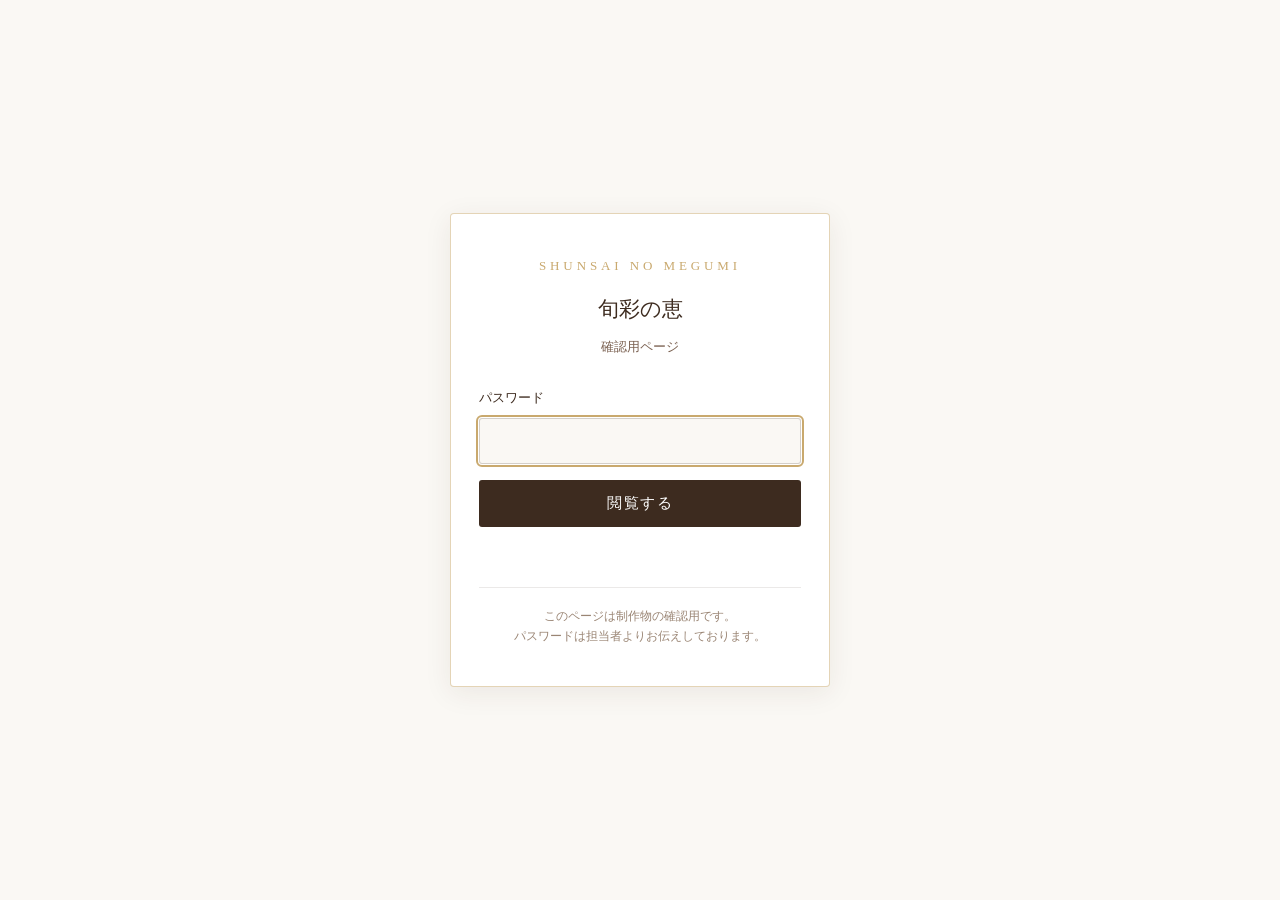
<file: shunsai/index.html>
<!DOCTYPE html>
<html lang="ja">
<head>
<meta charset="UTF-8">
<meta name="viewport" content="width=device-width, initial-scale=1.0">
<meta name="robots" content="noindex, nofollow, noarchive">
<title>旬彩の恵｜確認用ページ</title>
<style>
  *, *::before, *::after { margin: 0; padding: 0; box-sizing: border-box; }

  :root {
    --brown: #3d2b1f;
    --gold:  #c9a96e;
    --cream: #faf8f4;
    --red:   #b5372a;
  }

  body {
    min-height: 100vh;
    display: grid;
    place-items: center;
    padding: 24px;
    background: var(--cream);
    color: var(--brown);
    font-family: 'Hiragino Mincho ProN', 'Yu Mincho', serif;
    line-height: 1.8;
  }

  /* 復号後は全画面でLPを表示する */
  html.viewing, body.viewing {
    height: 100%;
    padding: 0;
    display: block;
    overflow: hidden;
  }

  body.viewing .card { display: none; }

  #frame {
    display: none;
    width: 100%;
    height: 100%;
    border: 0;
  }

  body.viewing #frame { display: block; }

  .card {
    width: 100%;
    max-width: 380px;
    padding: 40px 28px;
    background: #fff;
    border: 1px solid rgba(201, 169, 110, .5);
    border-radius: 4px;
    box-shadow: 0 6px 28px rgba(61, 43, 31, .08);
    text-align: center;
  }

  .mark {
    font-size: 13px;
    letter-spacing: .3em;
    color: var(--gold);
    margin-bottom: 14px;
  }

  h1 { font-size: 21px; font-weight: 500; margin-bottom: 6px; }

  .sub {
    font-size: 13px;
    color: #7a6050;
    margin-bottom: 28px;
  }

  label {
    display: block;
    font-size: 13px;
    text-align: left;
    margin-bottom: 8px;
  }

  input {
    width: 100%;
    padding: 13px 14px;
    font-size: 16px; /* 16px 未満だと iOS で拡大されるため */
    font-family: inherit;
    color: inherit;
    background: var(--cream);
    border: 1px solid rgba(61, 43, 31, .2);
    border-radius: 3px;
  }

  input:focus { outline: 2px solid var(--gold); outline-offset: 1px; }

  button {
    width: 100%;
    margin-top: 16px;
    padding: 14px;
    font-size: 15px;
    font-family: inherit;
    letter-spacing: .1em;
    color: #fff;
    background: var(--brown);
    border: 0;
    border-radius: 3px;
    cursor: pointer;
  }

  button:hover { background: #55402f; }
  button:disabled { opacity: .55; cursor: default; }

  .msg {
    min-height: 22px;
    margin-top: 14px;
    font-size: 13px;
    color: var(--red);
  }

  .note {
    margin-top: 24px;
    padding-top: 18px;
    border-top: 1px solid rgba(61, 43, 31, .1);
    font-size: 12px;
    color: #9a8574;
    line-height: 1.7;
  }
</style>
</head>
<body>

<div class="card">
  <p class="mark">SHUNSAI NO MEGUMI</p>
  <h1>旬彩の恵</h1>
  <p class="sub">確認用ページ</p>

  <form id="gate">
    <label for="pw">パスワード</label>
    <input type="password" id="pw" autocomplete="current-password" autofocus>
    <button type="submit" id="go">閲覧する</button>
  </form>

  <p class="msg" id="msg"></p>

  <p class="note">
    このページは制作物の確認用です。<br>
    パスワードは担当者よりお伝えしております。
  </p>
</div>

<iframe id="frame" title="旬彩の恵" allow="autoplay; fullscreen"></iframe>

<script>
(function () {
  'use strict';

  var ITERATIONS = 250000;
  var KEY_STORE = 'shunsai-preview-pw';

  // 更新のたびに build_gate.js が書き換える。
  // 同じファイル名のままだとブラウザが古いデータを使い続けるため、
  // この値をURLに付けて必ず取り直させる
  var BUILD = '20260903073016';

  var form = document.getElementById('gate');
  var input = document.getElementById('pw');
  var button = document.getElementById('go');
  var msg = document.getElementById('msg');

  function say(text, isError) {
    msg.textContent = text;
    msg.style.color = isError ? 'var(--red)' : '#7a6050';
  }

  // salt/iv を取り出して site.bin を復号する
  function decrypt(password, buffer) {
    var bytes = new Uint8Array(buffer);
    var salt = bytes.slice(0, 16);
    var iv = bytes.slice(16, 28);
    var body = bytes.slice(28);
    var enc = new TextEncoder();

    return crypto.subtle
      .importKey('raw', enc.encode(password), 'PBKDF2', false, ['deriveKey'])
      .then(function (base) {
        return crypto.subtle.deriveKey(
          { name: 'PBKDF2', salt: salt, iterations: ITERATIONS, hash: 'SHA-256' },
          base,
          { name: 'AES-GCM', length: 256 },
          false,
          ['decrypt']
        );
      })
      .then(function (key) {
        return crypto.subtle.decrypt({ name: 'AES-GCM', iv: iv }, key, body);
      });
  }

  // [4バイトの長さ][目次JSON][ファイル本体...] を分解する
  function unpack(plain) {
    var view = new DataView(plain);
    var manifestLength = view.getUint32(0);
    var bytes = new Uint8Array(plain);
    var manifest = JSON.parse(
      new TextDecoder().decode(bytes.slice(4, 4 + manifestLength))
    );

    var offset = 4 + manifestLength;
    var files = {};
    manifest.forEach(function (entry) {
      files[entry.name] = new Blob([bytes.slice(offset, offset + entry.len)], {
        type: entry.mime
      });
      offset += entry.len;
    });
    return files;
  }

  // ページ内リンク（sitemap.html ⇄ index.html）を、復号したデータへ振り替える。
  // 元のLPは同じフォルダにファイルがある前提で書かれているため。
  function linkTo(href, lpUrl, mapUrl) {
    if (href.indexOf('sitemap.html') === 0) {
      return mapUrl + href.slice('sitemap.html'.length);
    }
    if (href.indexOf('index.html') === 0) {
      return lpUrl + href.slice('index.html'.length);
    }
    return null;
  }

  function render(files) {
    var videoUrl = URL.createObjectURL(files['mp4.mp4']);
    var frame = document.getElementById('frame');

    return Promise.all([files['index.html'].text(), files['sitemap.html'].text()])
      .then(function (texts) {
        var lpHtml = texts[0].split('"mp4.mp4"').join('"' + videoUrl + '"');
        var type = { type: 'text/html;charset=utf-8' };
        var lpUrl = URL.createObjectURL(new Blob([lpHtml], type));
        var mapUrl = URL.createObjectURL(new Blob([texts[1]], type));

        // iframe で開く。document.write で書き出すとページ内のJSが動かないため
        frame.addEventListener('load', function () {
          var doc;
          try { doc = frame.contentDocument; } catch (e) { return; }
          if (!doc) return;

          if (doc.title) document.title = doc.title;

          doc.addEventListener('click', function (event) {
            var el = event.target;
            while (el && el.nodeName !== 'A') el = el.parentElement;
            if (!el) return;

            var dest = linkTo(el.getAttribute('href') || '', lpUrl, mapUrl);
            if (dest) {
              event.preventDefault();
              frame.src = dest;
            }
          });
        });

        document.documentElement.classList.add('viewing');
        document.body.classList.add('viewing');
        frame.src = lpUrl;
      });
  }

  function unlock(password, isAuto) {
    button.disabled = true;
    say('読み込んでいます…', false);

    return fetch('site.bin?v=' + BUILD, { cache: 'no-store' })
      .then(function (res) {
        if (!res.ok) throw new Error('fetch-failed');
        return res.arrayBuffer();
      })
      .then(function (buffer) {
        return decrypt(password, buffer);
      })
      .then(function (plain) {
        // 復号できた＝パスワードが正しい。次回以降は自動で開く
        try { sessionStorage.setItem(KEY_STORE, password); } catch (e) {}
        return render(unpack(plain));
      })
      .catch(function (err) {
        try { sessionStorage.removeItem(KEY_STORE); } catch (e) {}
        button.disabled = false;
        if (err && err.message === 'fetch-failed') {
          say('データを読み込めませんでした。通信環境をご確認ください。', true);
        } else if (isAuto) {
          say('', false);
        } else {
          say('パスワードが違います。', true);
          input.select();
        }
      });
  }

  form.addEventListener('submit', function (event) {
    event.preventDefault();
    if (!input.value) return;
    unlock(input.value, false);
  });

  if (!window.crypto || !crypto.subtle) {
    say('お使いのブラウザでは表示できません。Chrome・Safari の最新版でお試しください。', true);
    button.disabled = true;
  } else {
    // 同じタブで開き直したときはパスワード入力を省略する
    var saved = null;
    try { saved = sessionStorage.getItem(KEY_STORE); } catch (e) {}
    if (saved) unlock(saved, true);
  }
})();
</script>

</body>
</html>
</file>
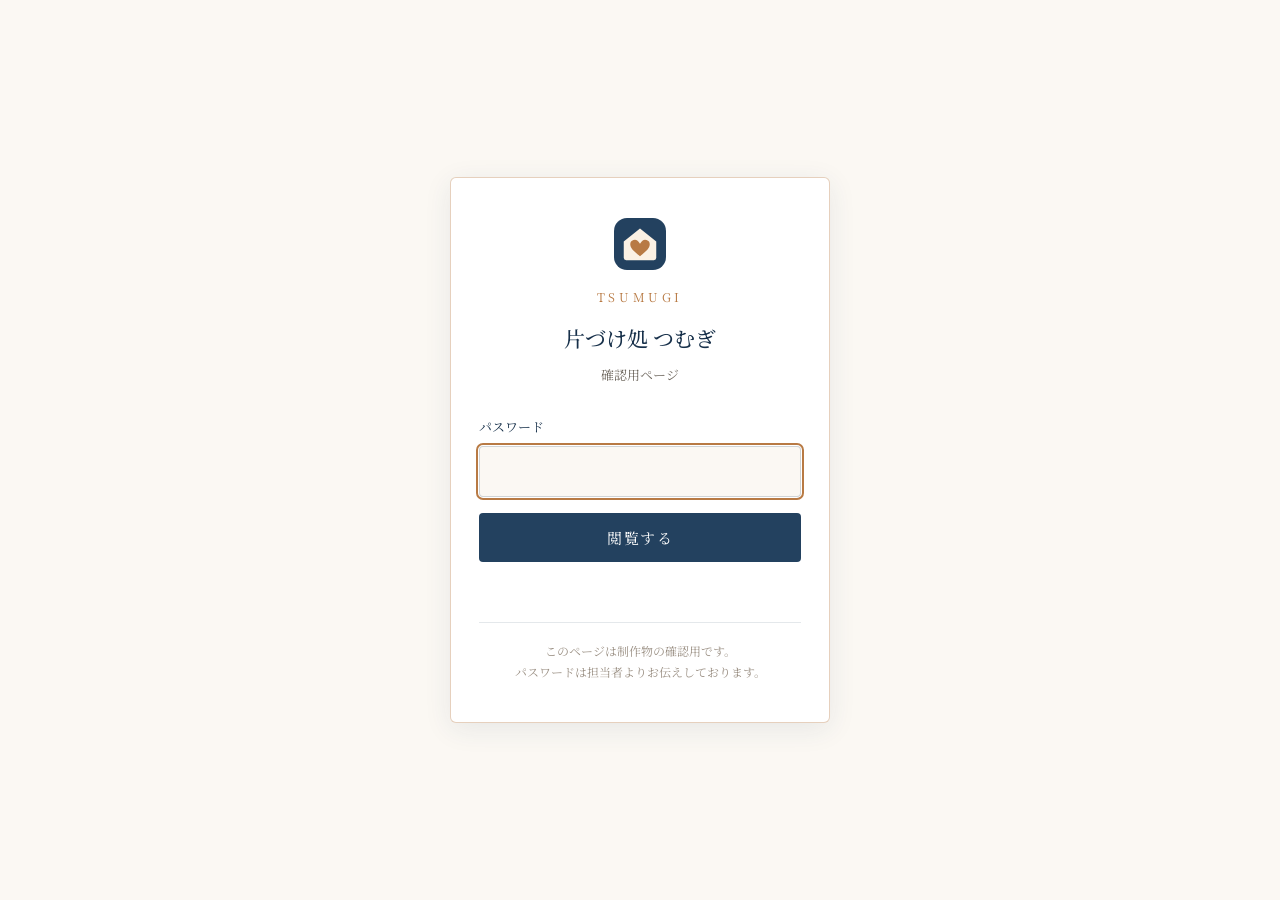
<file: ihin-lp/preview-gate/index.html>
<!DOCTYPE html>
<html lang="ja">
<head>
<meta charset="UTF-8">
<meta name="viewport" content="width=device-width, initial-scale=1.0">
<meta name="robots" content="noindex, nofollow, noarchive">
<title>片づけ処 つむぎ｜確認用ページ</title>
<link rel="preconnect" href="https://fonts.googleapis.com">
<link rel="preconnect" href="https://fonts.gstatic.com" crossorigin>
<link href="https://fonts.googleapis.com/css2?family=Noto+Serif+JP:wght@500;600&display=swap" rel="stylesheet">
<style>
  *, *::before, *::after { margin: 0; padding: 0; box-sizing: border-box; }

  /* ブラウザ標準では html は Times New Roman、フォーム部品は Arial になる。
     どちらも Monotype のフォントなので、明示的に上書きしておく。 */
  html, input, button { font-family: 'Noto Serif JP', serif; }

  :root {
    --navy:  #23415f;
    --navy-dark: #17304a;
    --earth: #b87a44;
    --earth-pale: #fbf1e4;
    --cream: #fbf8f3;
    --red:   #b5372a;
    --text-sub: #6e675e;
  }

  body {
    min-height: 100vh;
    display: grid;
    place-items: center;
    padding: 24px;
    background: var(--cream);
    color: var(--navy-dark);
    font-family: 'Noto Serif JP', serif;
    line-height: 1.8;
  }

  .card {
    width: 100%;
    max-width: 380px;
    padding: 40px 28px;
    background: #fff;
    border: 1px solid rgba(184, 122, 68, .35);
    border-radius: 6px;
    box-shadow: 0 6px 28px rgba(35, 65, 95, .09);
    text-align: center;
  }

  .logo { width: 52px; height: 52px; margin: 0 auto 16px; display: block; }

  .mark {
    font-size: 12px;
    letter-spacing: .3em;
    color: var(--earth);
    margin-bottom: 12px;
  }

  h1 { font-size: 21px; font-weight: 500; margin-bottom: 6px; }

  .sub {
    font-size: 13px;
    color: var(--text-sub);
    margin-bottom: 28px;
  }

  label {
    display: block;
    font-size: 13px;
    text-align: left;
    margin-bottom: 8px;
  }

  input {
    width: 100%;
    padding: 13px 14px;
    font-size: 16px; /* 16px 未満だと iOS で拡大されるため */
    font-family: inherit;
    color: inherit;
    background: var(--cream);
    border: 1px solid rgba(35, 65, 95, .2);
    border-radius: 4px;
  }

  input:focus { outline: 2px solid var(--earth); outline-offset: 1px; }

  button {
    width: 100%;
    margin-top: 16px;
    padding: 14px;
    font-size: 15px;
    font-family: inherit;
    letter-spacing: .1em;
    color: #fff;
    background: var(--navy);
    border: 0;
    border-radius: 4px;
    cursor: pointer;
  }

  button:hover { background: var(--navy-dark); }
  button:disabled { opacity: .55; cursor: default; }

  .msg {
    min-height: 22px;
    margin-top: 14px;
    font-size: 13px;
    color: var(--red);
  }

  .note {
    margin-top: 24px;
    padding-top: 18px;
    border-top: 1px solid rgba(35, 65, 95, .12);
    font-size: 12px;
    color: #9a8f83;
    line-height: 1.7;
  }
</style>
</head>
<body>

<div class="card">
  <svg class="logo" viewBox="0 0 64 64" aria-hidden="true">
    <rect width="64" height="64" rx="16" fill="#23415f"/>
    <path d="M32 13 L52 29 v20 a3 3 0 0 1 -3 3 H15 a3 3 0 0 1 -3 -3 V29 Z" fill="#fbf1e4"/>
    <path d="M32 47 c-8 -6 -12 -10 -12 -14.6 a5.6 5.6 0 0 1 10.2 -3.2 l1.8 2.4 l1.8 -2.4 a5.6 5.6 0 0 1 10.2 3.2 C44 37 40 41 32 47 Z" fill="#b87a44"/>
  </svg>
  <p class="mark">TSUMUGI</p>
  <h1>片づけ処 つむぎ</h1>
  <p class="sub">確認用ページ</p>

  <form id="gate">
    <label for="pw">パスワード</label>
    <input type="password" id="pw" autocomplete="current-password" autofocus>
    <button type="submit" id="go">閲覧する</button>
  </form>

  <p class="msg" id="msg"></p>

  <p class="note">
    このページは制作物の確認用です。<br>
    パスワードは担当者よりお伝えしております。
  </p>
</div>

<script>
(function () {
  'use strict';

  var ITERATIONS = 250000;
  var KEY_STORE = 'tsumugi-preview-pw';

  var form = document.getElementById('gate');
  var input = document.getElementById('pw');
  var button = document.getElementById('go');
  var msg = document.getElementById('msg');

  function say(text, isError) {
    msg.textContent = text;
    msg.style.color = isError ? 'var(--red)' : 'var(--text-sub)';
  }

  // salt/iv を取り出して site.bin を復号する
  function decrypt(password, buffer) {
    var bytes = new Uint8Array(buffer);
    var salt = bytes.slice(0, 16);
    var iv = bytes.slice(16, 28);
    var body = bytes.slice(28);
    var enc = new TextEncoder();

    return crypto.subtle
      .importKey('raw', enc.encode(password), 'PBKDF2', false, ['deriveKey'])
      .then(function (base) {
        return crypto.subtle.deriveKey(
          { name: 'PBKDF2', salt: salt, iterations: ITERATIONS, hash: 'SHA-256' },
          base,
          { name: 'AES-GCM', length: 256 },
          false,
          ['decrypt']
        );
      })
      .then(function (key) {
        return crypto.subtle.decrypt({ name: 'AES-GCM', iv: iv }, key, body);
      });
  }

  // [4バイトの長さ][目次JSON][ファイル本体...] を分解する
  function unpack(plain) {
    var view = new DataView(plain);
    var manifestLength = view.getUint32(0);
    var bytes = new Uint8Array(plain);
    var manifest = JSON.parse(
      new TextDecoder().decode(bytes.slice(4, 4 + manifestLength))
    );

    var offset = 4 + manifestLength;
    var files = {};
    manifest.forEach(function (entry) {
      files[entry.name] = new Blob([bytes.slice(offset, offset + entry.len)], {
        type: entry.mime
      });
      offset += entry.len;
    });
    return files;
  }

  function render(files) {
    return files['index.html'].text().then(function (html) {
      document.open();
      document.write(html);
      document.close();
    });
  }

  function unlock(password, isAuto) {
    button.disabled = true;
    say('読み込んでいます…', false);

    return fetch('site.bin')
      .then(function (res) {
        if (!res.ok) throw new Error('fetch-failed');
        return res.arrayBuffer();
      })
      .then(function (buffer) {
        return decrypt(password, buffer);
      })
      .then(function (plain) {
        // 復号できた＝パスワードが正しい。次回以降は自動で開く
        try { sessionStorage.setItem(KEY_STORE, password); } catch (e) {}
        return render(unpack(plain));
      })
      .catch(function (err) {
        try { sessionStorage.removeItem(KEY_STORE); } catch (e) {}
        button.disabled = false;
        if (err && err.message === 'fetch-failed') {
          say('データを読み込めませんでした。通信環境をご確認ください。', true);
        } else if (isAuto) {
          say('', false);
        } else {
          say('パスワードが違います。', true);
          input.select();
        }
      });
  }

  form.addEventListener('submit', function (event) {
    event.preventDefault();
    if (!input.value) return;
    unlock(input.value, false);
  });

  if (!window.crypto || !crypto.subtle) {
    say('お使いのブラウザでは表示できません。Chrome・Safari の最新版でお試しください。', true);
    button.disabled = true;
  } else {
    // 同じタブで開き直したときはパスワード入力を省略する
    var saved = null;
    try { saved = sessionStorage.getItem(KEY_STORE); } catch (e) {}
    if (saved) unlock(saved, true);
  }
})();
</script>

</body>
</html>
</file>
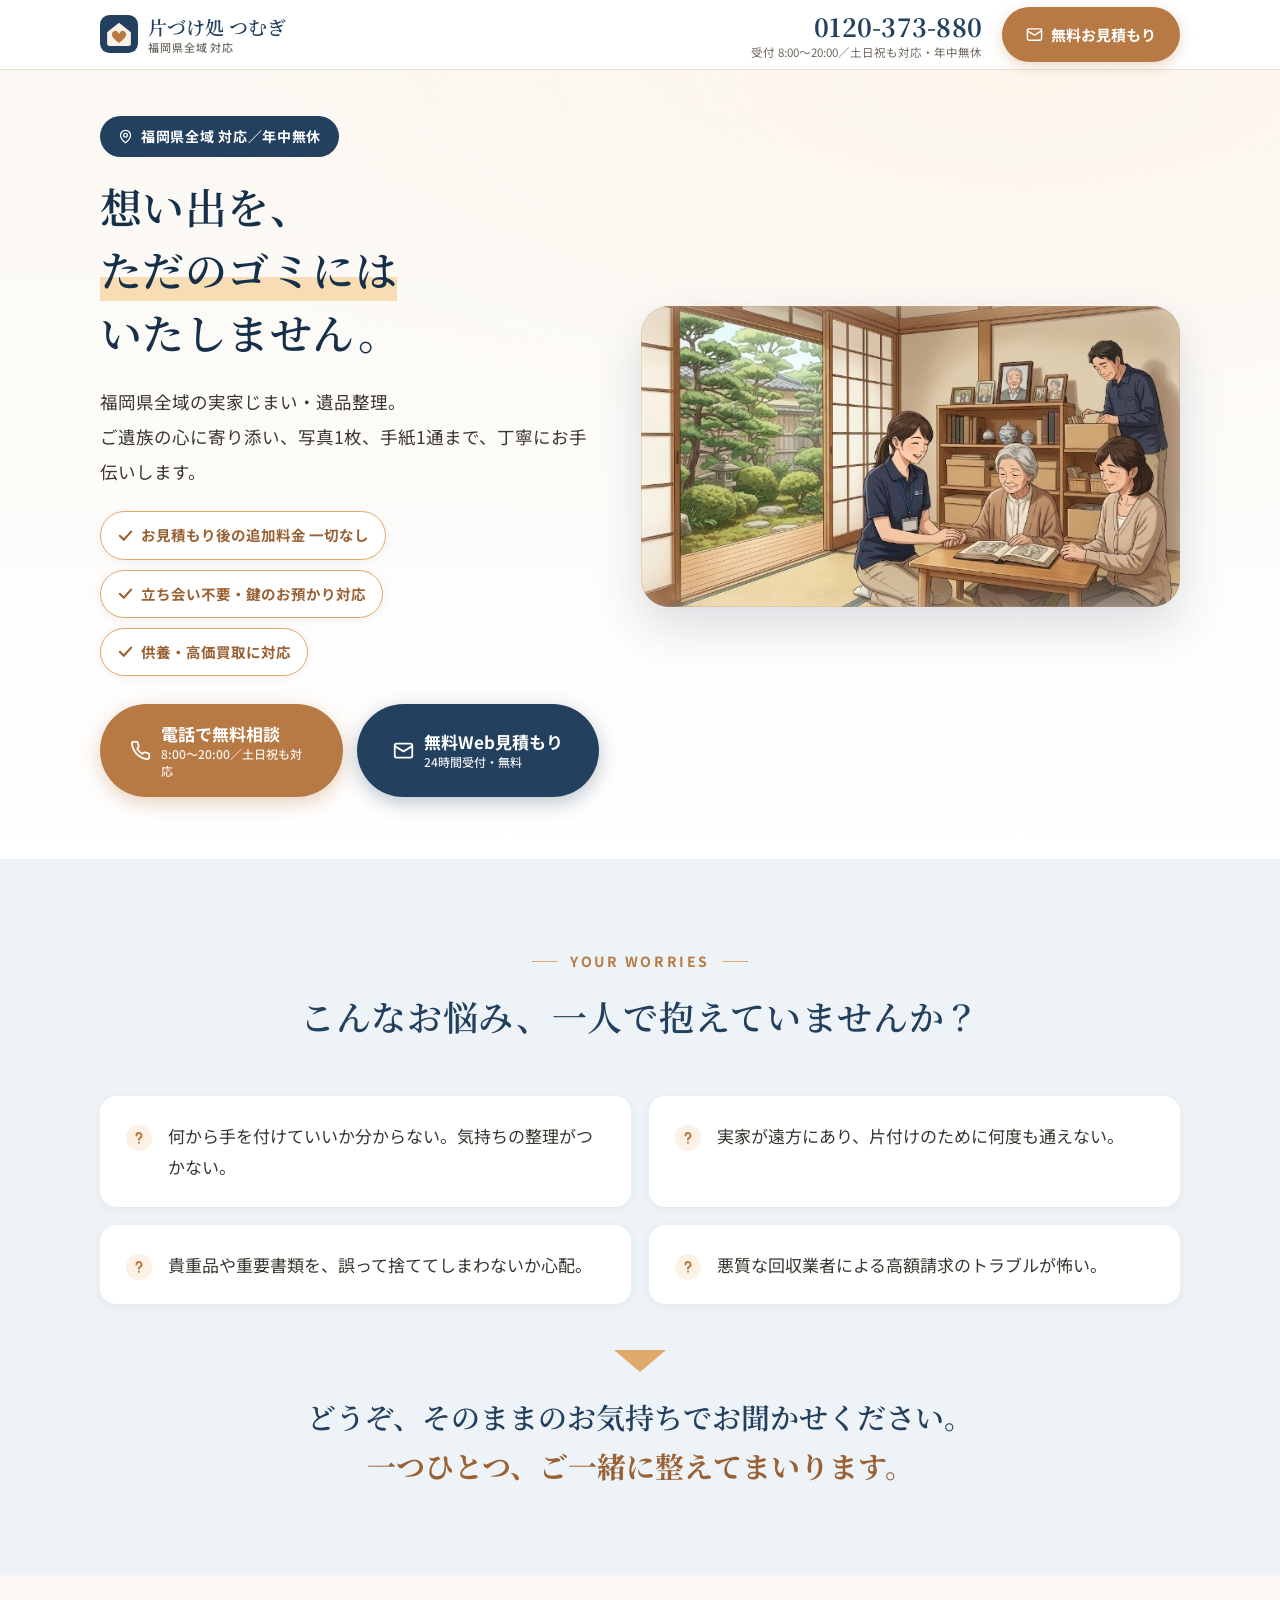
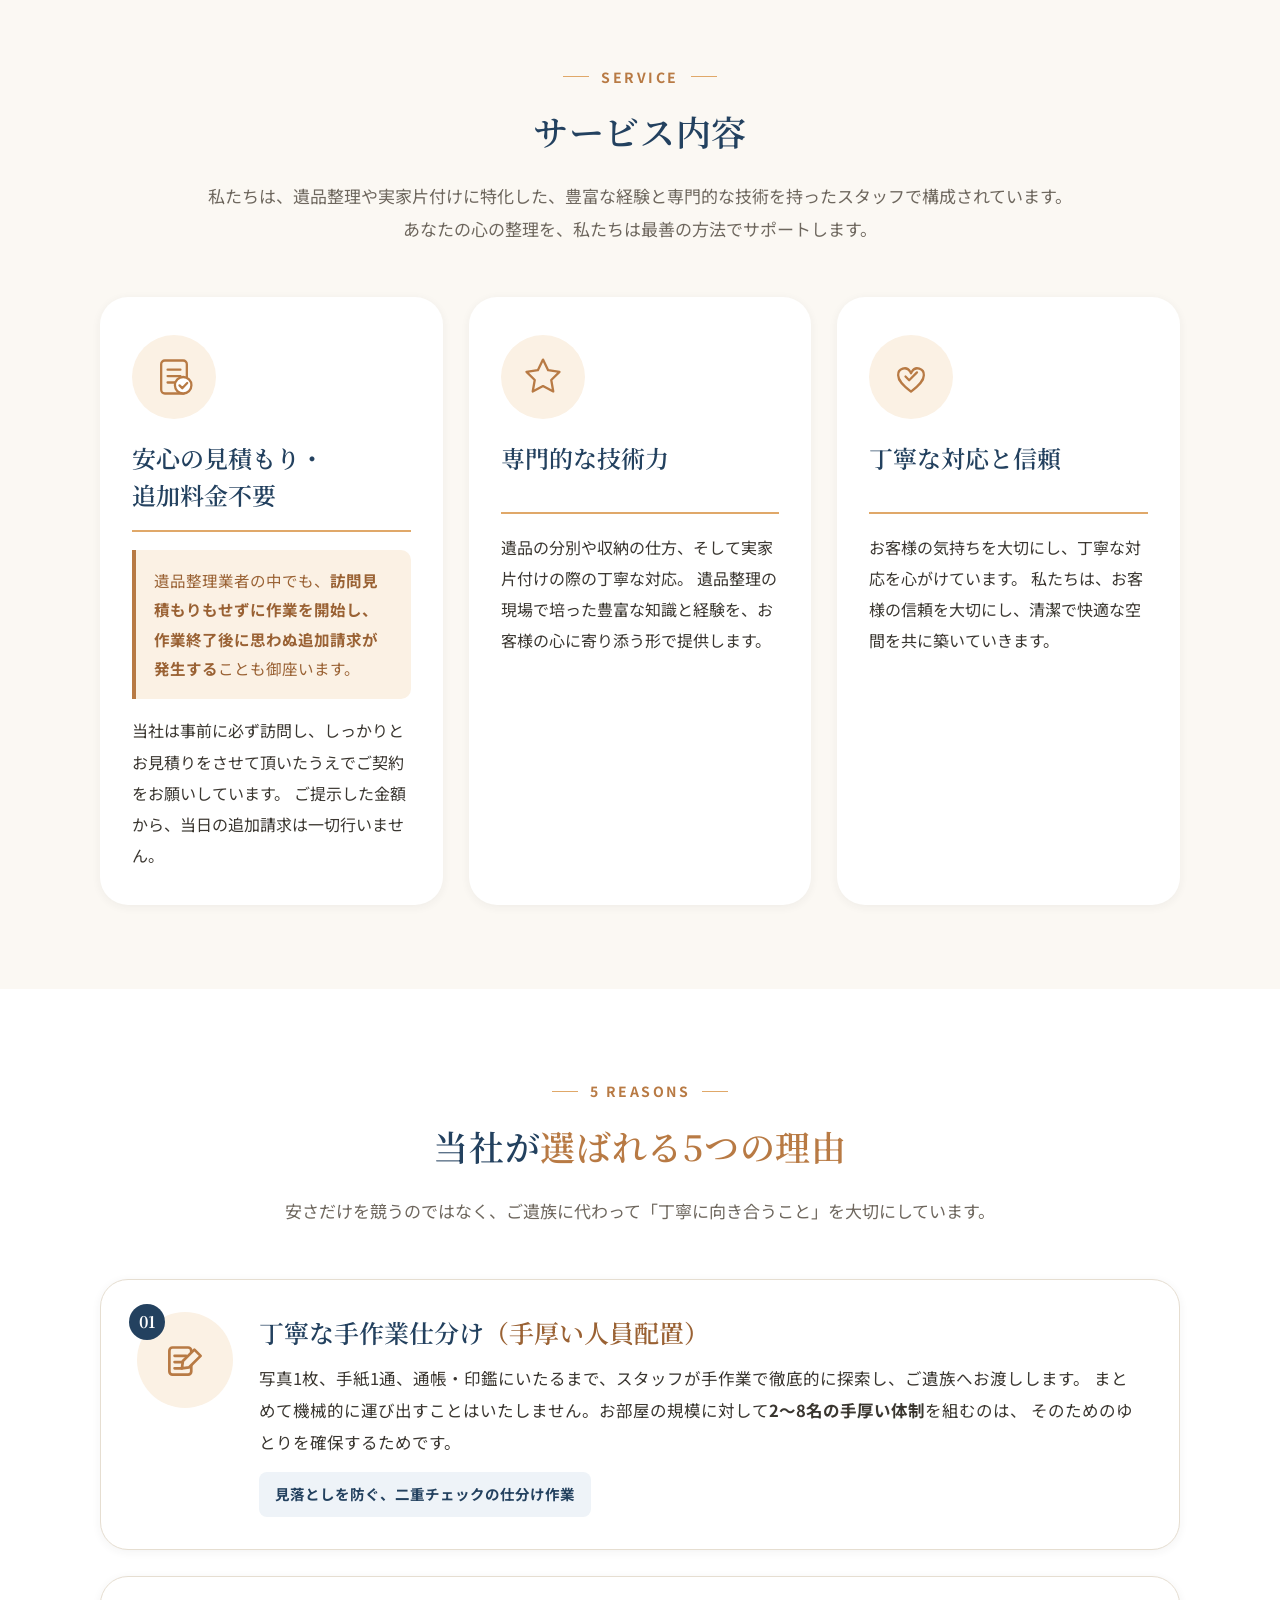
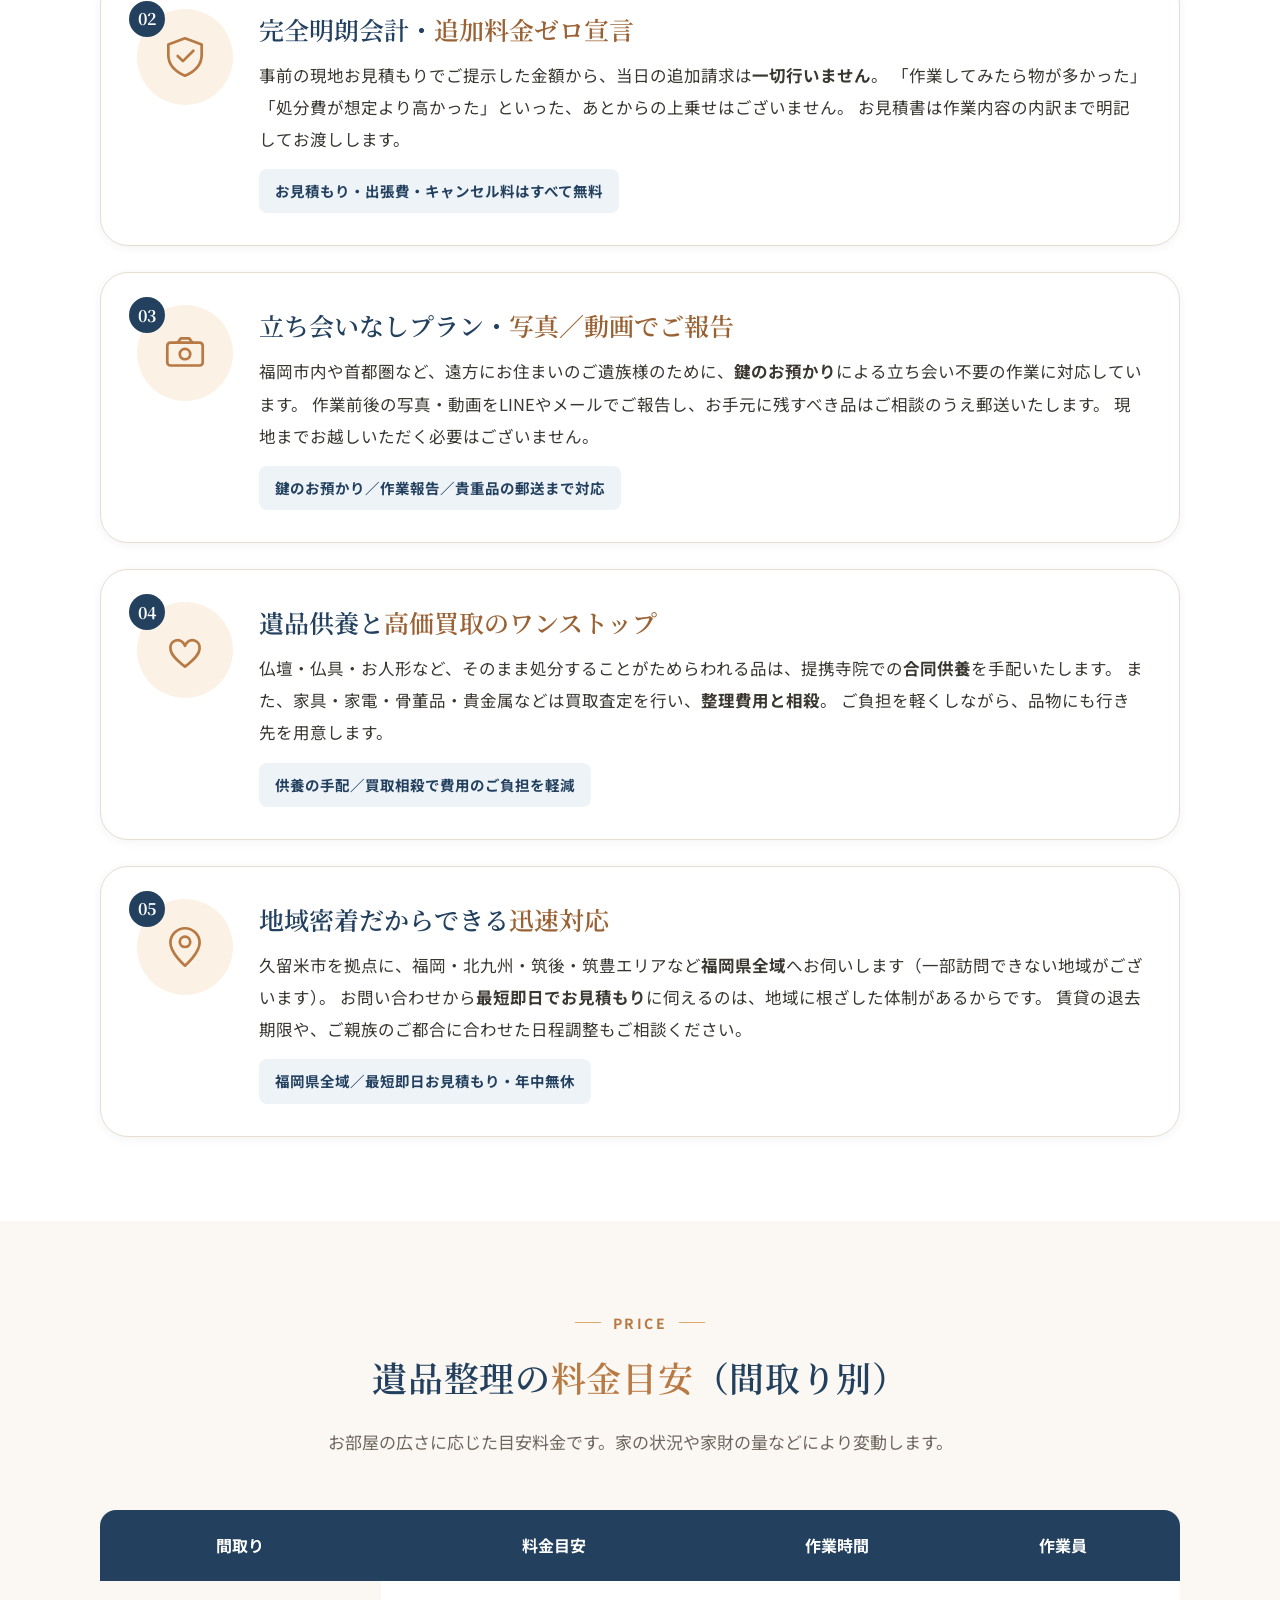
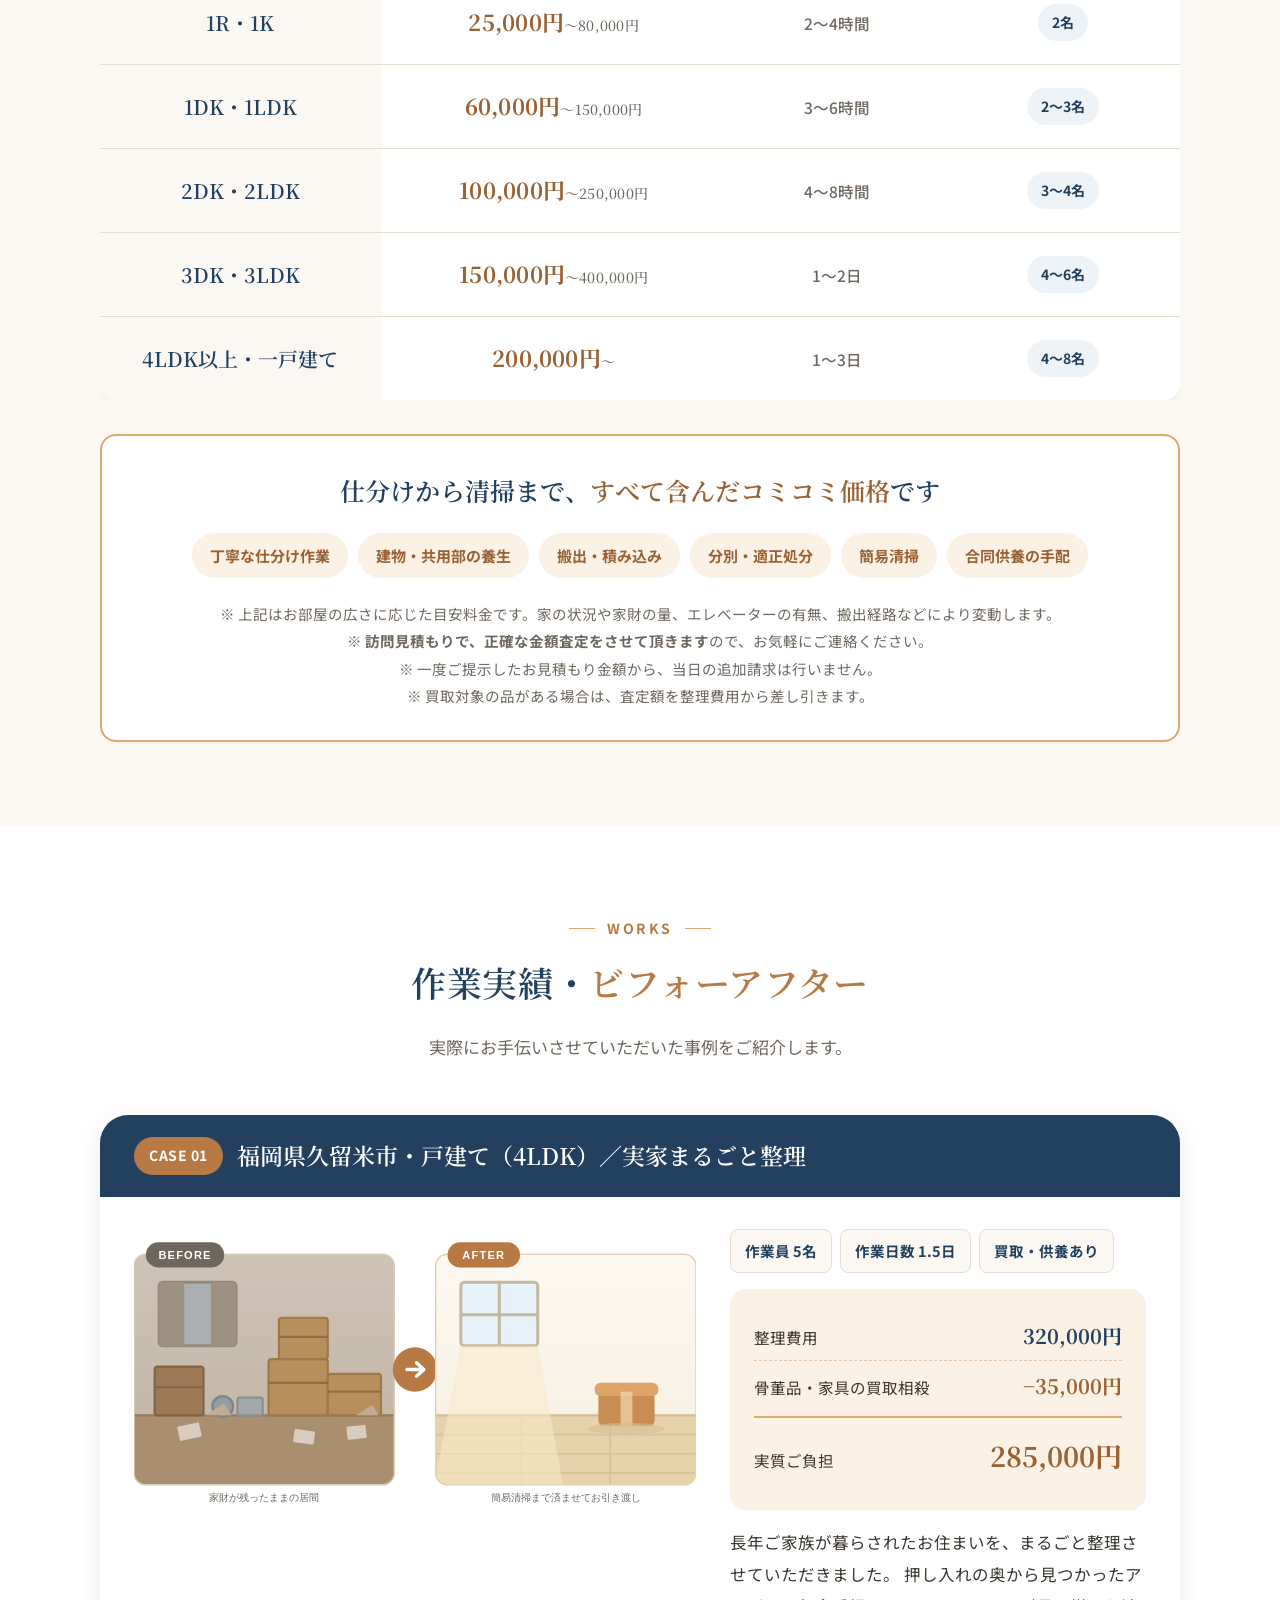
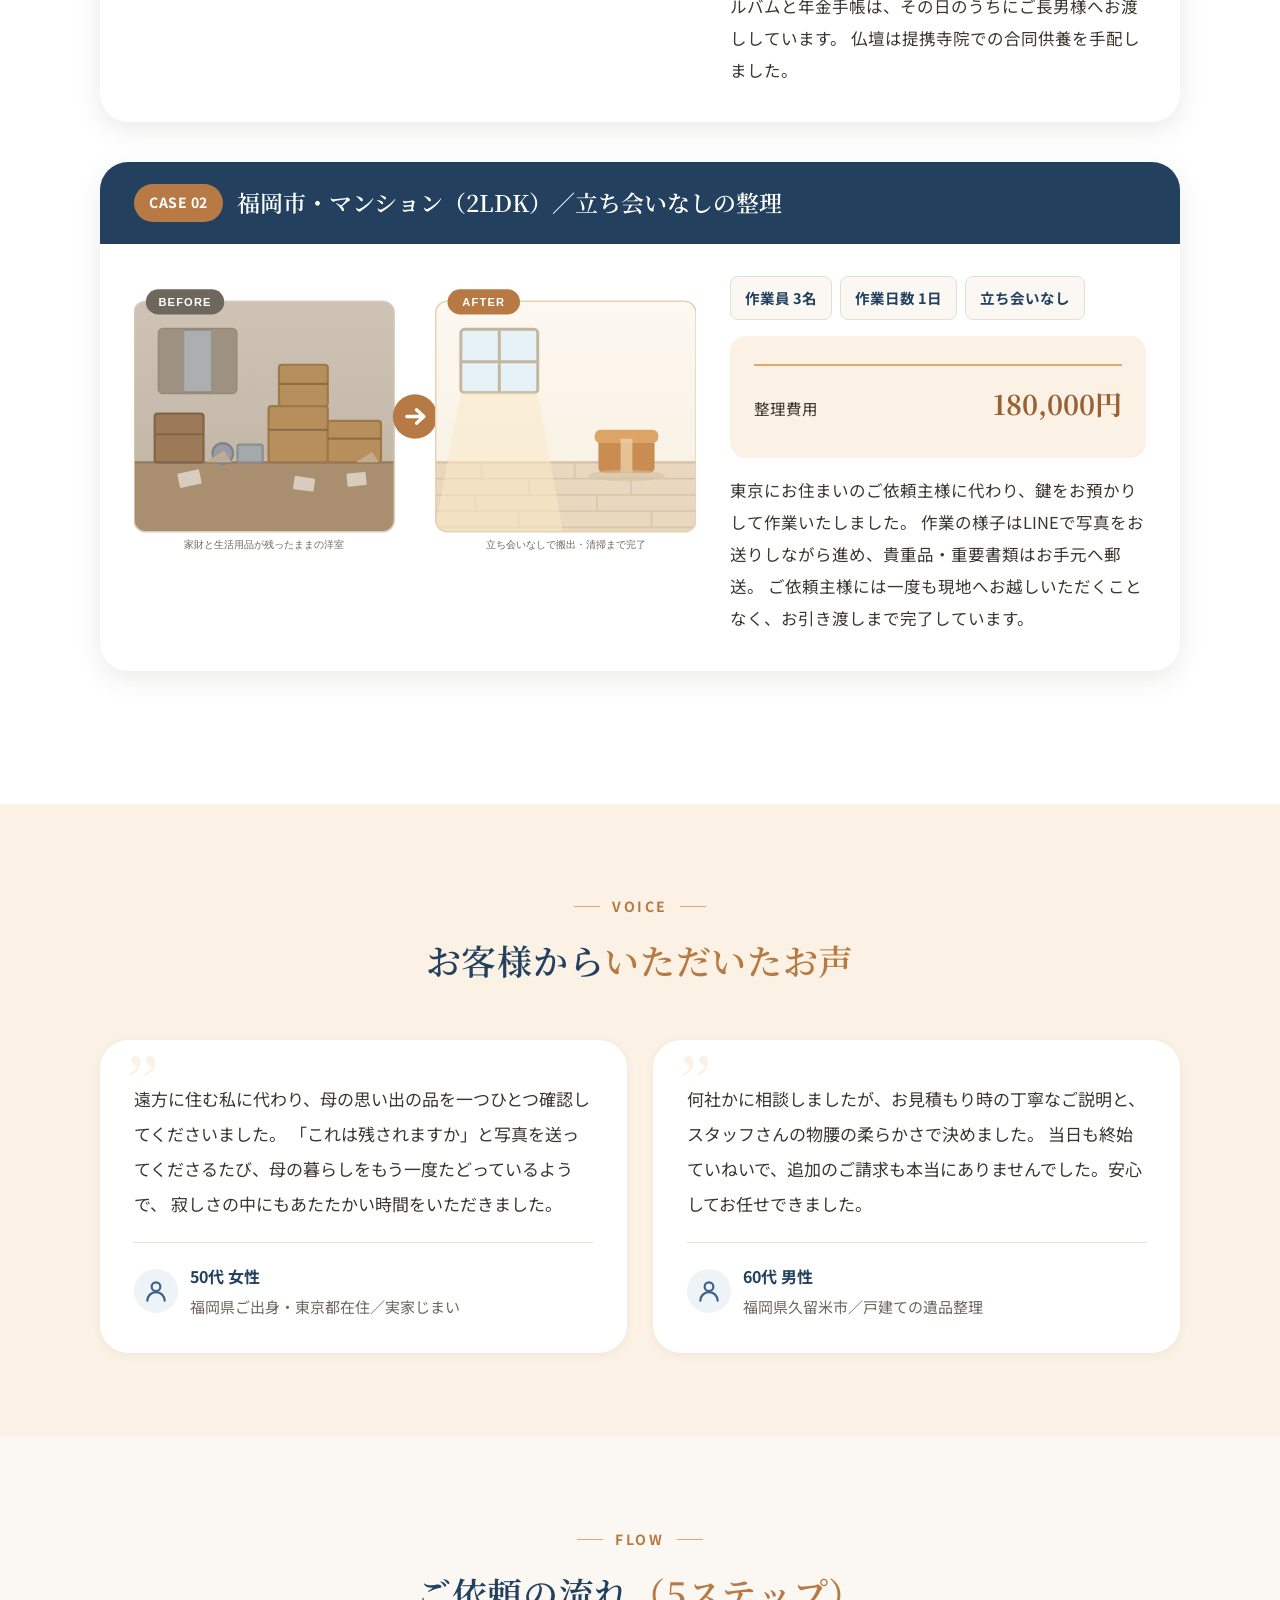
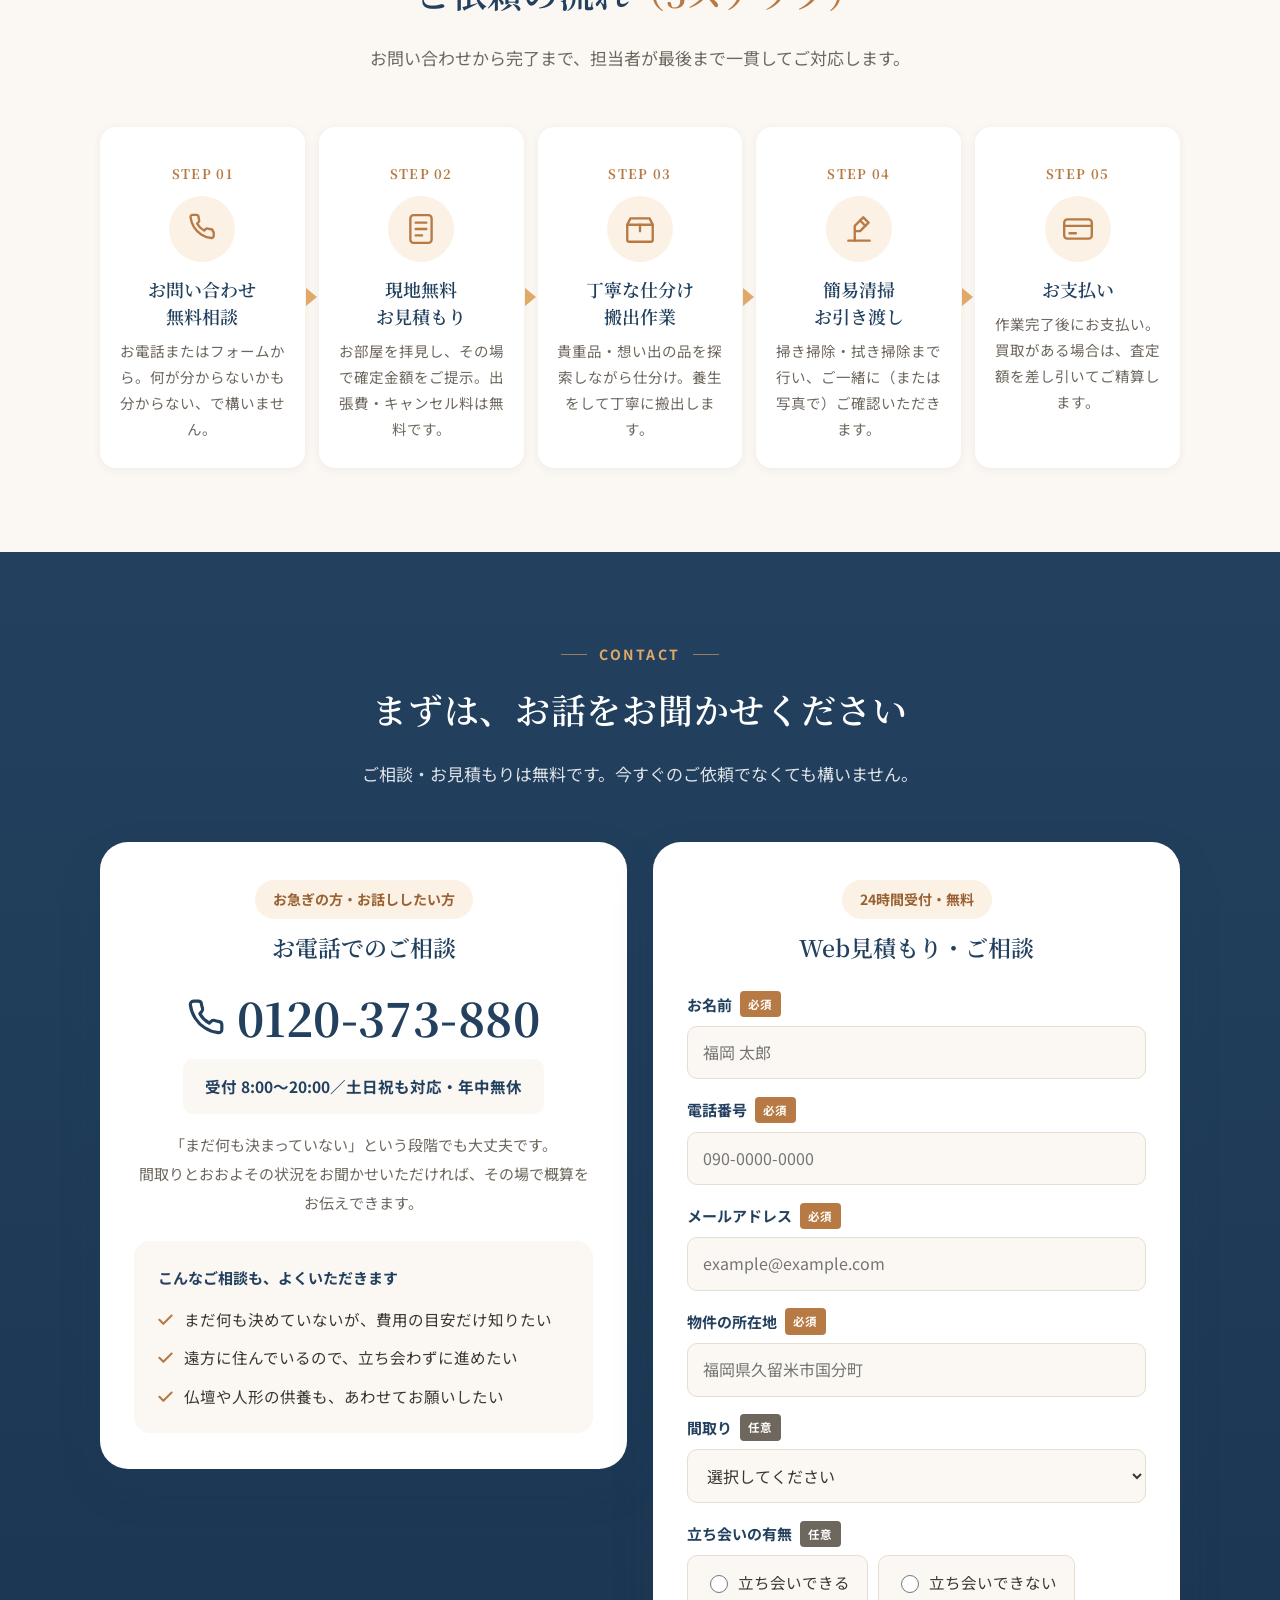
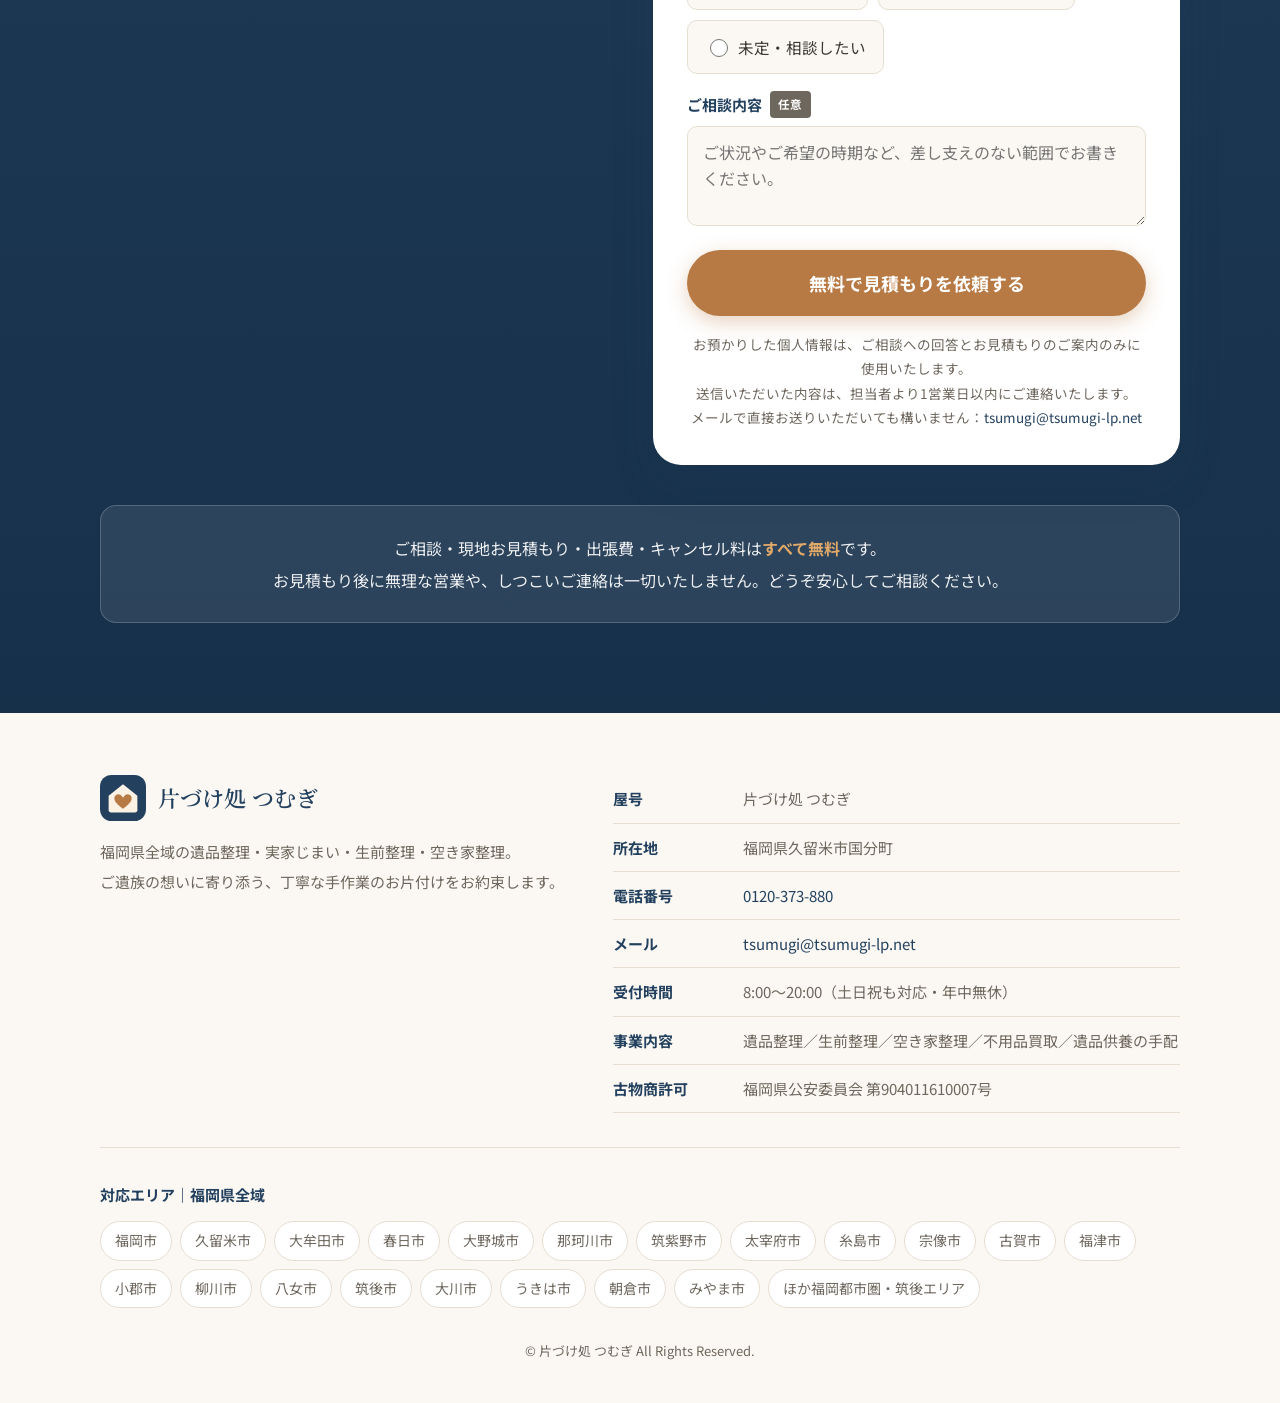
<file: ihin-lp/preview.html>
<!DOCTYPE html>
<html lang="ja">
<head>
<meta charset="UTF-8">
<meta name="viewport" content="width=device-width, initial-scale=1">
<title>遺品整理・実家じまい｜福岡県全域対応｜追加料金なし・立ち会い不要・供養＆買取まで｜片づけ処 つむぎ</title>
<meta name="description" content="福岡県全域の遺品整理・実家じまいはお任せください。お見積もり後の追加料金は一切なし。立ち会い不要の鍵お預かり対応、仏壇・人形の合同供養手配、家財・骨董品の買取相殺までワンストップ。1R・1K 25,000円〜、明朗なコミコミ価格でご案内します。無料お見積もり受付中。">
<meta name="keywords" content="遺品整理,実家じまい,福岡,福岡県,遺品買取,生前整理,空き家整理,遺品供養,立ち会い不要">

<!-- ================================================================
     ▼▼▼ 確認用サイトを検索結果に出さないための指定 ▼▼▼
     本番サーバーへ設置する際は、必ず次の1行を削除してください。
     残したまま公開すると、本番ページが検索結果に表示されなくなります。
     ================================================================ -->
<meta name="robots" content="noindex, nofollow">
<!-- ▲▲▲ 本番公開前に、上の1行を削除 ▲▲▲ -->

<meta property="og:type" content="website">
<meta property="og:site_name" content="片づけ処 つむぎ">
<meta property="og:title" content="想い出を、ただのゴミにはいたしません。｜福岡県全域の遺品整理・実家じまい">
<meta property="og:description" content="ご遺族の心に寄り添い、写真1枚・手紙1通まで丁寧に。追加料金なし／立ち会い不要／供養・高価買取までワンストップ。">
<meta property="og:image" content="[data-uri]">
<meta name="twitter:card" content="summary_large_image">
<link rel="icon" href="[data-uri]" type="image/svg+xml">
<link rel="preconnect" href="https://fonts.googleapis.com">
<link rel="preconnect" href="https://fonts.gstatic.com" crossorigin>
<link href="https://fonts.googleapis.com/css2?family=Noto+Sans+JP:wght@400;500;700&family=Noto+Serif+JP:wght@500;600;700&display=swap" rel="stylesheet">
<style>
@charset "UTF-8";
/* =========================================================
   遺品整理・遺品買取 ランディングページ
   コンセプト：心に寄り添う丁寧な遺品整理
   トンマナ：落ち着いた紺 × 温かみのあるアースカラー
   - 配色は :root の変数を差し替えるだけで全体へ反映されます
   - シニア世代の視認性を考慮し、本文は17pxを基準にしています
   ========================================================= */

:root {
  /* Brand：落ち着いた紺（誠実さ・安心感） */
  --c-navy: #23415f;
  --c-navy-dark: #17304a;
  --c-navy-mid: #3c6187;
  --c-navy-pale: #eef3f8;

  /* Accent：温かみのあるアースカラー（やさしさ・寄り添い） */
  --c-earth: #b87a44;
  --c-earth-dark: #9a6234;
  --c-earth-light: #e0a869;
  --c-earth-pale: #fbf1e4;

  /* Base */
  --c-cream: #fbf8f3;
  --c-cream-dark: #f2ebdf;
  --c-text: #3a3630;
  --c-text-sub: #6e675e;
  --c-line: #e6ded1;
  --c-bg: #ffffff;

  /* Layout */
  --w-max: 1080px;
  --radius: 16px;
  --radius-lg: 28px;
  --shadow-sm: 0 2px 10px rgba(58, 54, 48, .06);
  --shadow: 0 8px 26px rgba(58, 54, 48, .10);
  --shadow-lg: 0 18px 44px rgba(35, 65, 95, .14);
  --header-h: 70px;
  --bar-h: 76px;

  /* 名指しするのは SIL Open Font License の Noto のみ。
     読み込めない環境では、OS標準のゴシック／明朝（generic）に委ねる。 */
  --font: "Noto Sans JP", sans-serif;
  --font-serif: "Noto Serif JP", serif;
}

/* ---------- Reset ---------- */
*, *::before, *::after { box-sizing: border-box; }
/* ブラウザ標準では html は Times New Roman、フォーム部品は Arial になる。
   どちらも Monotype のフォントなので、明示的に上書きしておく。 */
html {
  font-family: var(--font);
  scroll-behavior: smooth;
  scroll-padding-top: calc(var(--header-h) + 12px);
}
body {
  margin: 0;
  font-family: var(--font);
  color: var(--c-text);
  background: var(--c-bg);
  line-height: 1.95;
  font-size: 17px;
  -webkit-font-smoothing: antialiased;
  text-size-adjust: 100%;
  padding-bottom: 0;
}
img, svg { max-width: 100%; height: auto; vertical-align: bottom; }
a { color: var(--c-navy); text-decoration: none; transition: opacity .2s ease; }
a:hover { opacity: .75; }
ul, ol { margin: 0; padding: 0; list-style: none; }
h1, h2, h3, h4, p, figure, dl, dd { margin: 0; }
input, select, textarea, button { font-family: inherit; }
button { cursor: pointer; }
table { border-collapse: collapse; width: 100%; }
:focus-visible { outline: 3px solid var(--c-earth-light); outline-offset: 2px; }

/* ---------- Utility ---------- */
.l-inner { width: min(100% - 40px, var(--w-max)); margin-inline: auto; }
.l-inner--narrow { width: min(100% - 40px, 860px); margin-inline: auto; }
.u-center { text-align: center; }
.u-sp-only { display: none; }
.u-nowrap { white-space: nowrap; }

/* ---------- Section 共通 ---------- */
.p-section { padding: 84px 0; }
.p-section--cream { background: var(--c-cream); }
.p-section--navy { background: var(--c-navy); color: #fff; }
.p-section--earth { background: var(--c-earth-pale); }

.c-head { text-align: center; margin-bottom: 52px; }
.c-head__label {
  display: inline-block;
  font-size: 14px;
  letter-spacing: .18em;
  font-weight: 700;
  color: var(--c-earth);
  margin-bottom: 12px;
}
.c-head__label::before,
.c-head__label::after {
  content: "";
  display: inline-block;
  width: 26px;
  height: 1px;
  background: var(--c-earth-light);
  vertical-align: middle;
  margin: 0 12px 4px;
}
.c-head__title {
  font-family: var(--font-serif);
  font-size: clamp(25px, 4.6vw, 35px);
  font-weight: 600;
  line-height: 1.6;
  color: var(--c-navy);
  letter-spacing: .02em;
}
.c-head__title em { font-style: normal; color: var(--c-earth); }
.c-head__lead {
  margin-top: 20px;
  font-size: 17px;
  color: var(--c-text-sub);
}
.p-section--navy .c-head__title { color: #fff; }
.p-section--navy .c-head__label { color: var(--c-earth-light); }
.p-section--navy .c-head__lead { color: rgba(255,255,255,.82); }

/* =========================================================
   HEADER
   ========================================================= */
.l-header {
  position: fixed;
  inset: 0 0 auto 0;
  height: var(--header-h);
  background: rgba(255,255,255,.96);
  backdrop-filter: blur(6px);
  border-bottom: 1px solid var(--c-line);
  z-index: 100;
}
.l-header__inner {
  height: 100%;
  display: flex;
  align-items: center;
  justify-content: space-between;
  gap: 16px;
}
.l-header__logo { display: flex; align-items: center; gap: 10px; }
.l-header__logo svg { width: 38px; height: 38px; flex: none; }
.l-header__name {
  font-family: var(--font-serif);
  font-size: 19px;
  font-weight: 600;
  color: var(--c-navy);
  line-height: 1.3;
}
.l-header__name small {
  display: block;
  font-family: var(--font);
  font-size: 11px;
  font-weight: 500;
  letter-spacing: .08em;
  color: var(--c-text-sub);
}
.l-header__right { display: flex; align-items: center; gap: 20px; }
.l-header__tel { text-align: right; line-height: 1.4; }
.l-header__tel-num {
  display: block;
  font-family: var(--font-serif);
  font-size: 25px;
  font-weight: 700;
  color: var(--c-navy);
  letter-spacing: .01em;
}
.l-header__tel-note { display: block; font-size: 11.5px; color: var(--c-text-sub); }
.l-header__cta {
  display: inline-flex;
  align-items: center;
  gap: 8px;
  background: var(--c-earth);
  color: #fff;
  font-weight: 700;
  font-size: 15px;
  padding: 13px 24px;
  border-radius: 999px;
  box-shadow: 0 4px 14px rgba(184, 122, 68, .3);
}
.l-header__cta svg { width: 17px; height: 17px; flex: none; }
.l-header__cta:hover { background: var(--c-earth-dark); opacity: 1; }

.l-main { padding-top: var(--header-h); }

/* =========================================================
   FV
   ========================================================= */
.p-fv {
  position: relative;
  background:
    radial-gradient(120% 80% at 80% 0%, #fdf6ec 0%, rgba(253,246,236,0) 60%),
    linear-gradient(180deg, var(--c-cream) 0%, #ffffff 100%);
  overflow: hidden;
  padding: 46px 0 62px;
}
.p-fv__inner {
  display: grid;
  grid-template-columns: 1fr 1.08fr;
  gap: 42px;
  align-items: center;
}
.p-fv__area {
  display: inline-flex;
  align-items: center;
  gap: 8px;
  background: var(--c-navy);
  color: #fff;
  font-size: 14px;
  font-weight: 700;
  letter-spacing: .05em;
  padding: 7px 18px;
  border-radius: 999px;
  margin-bottom: 18px;
}
.p-fv__area svg { width: 15px; height: 15px; }
.p-fv__copy {
  font-family: var(--font-serif);
  font-size: clamp(30px, 4.6vw, 42px);
  font-weight: 600;
  line-height: 1.5;
  letter-spacing: .01em;
  color: var(--c-navy-dark);
}
.p-fv__copy .is-mark {
  background: linear-gradient(transparent 62%, #f7dcb4 62%);
  padding-bottom: 2px;
}
.p-fv__sub {
  margin-top: 20px;
  font-size: 17.5px;
  line-height: 2;
  color: var(--c-text);
}
.p-fv__badges {
  display: flex;
  flex-wrap: wrap;
  gap: 10px;
  margin-top: 22px;
}
.p-fv__badge {
  display: flex;
  align-items: center;
  gap: 7px;
  background: #fff;
  border: 1.5px solid var(--c-earth-light);
  color: var(--c-earth-dark);
  font-size: 14.5px;
  font-weight: 700;
  padding: 9px 16px;
  border-radius: 999px;
  box-shadow: var(--shadow-sm);
}
.p-fv__badge svg { width: 17px; height: 17px; flex: none; }
.p-fv__visual { position: relative; }
.p-fv__figure {
  position: relative;
  border-radius: var(--radius-lg);
  overflow: hidden;
  box-shadow: 0 20px 46px rgba(35, 65, 95, .16);
  outline: 1px solid rgba(184, 122, 68, .28);
  outline-offset: -1px;
}
.p-fv__figure img { width: 100%; display: block; }
/* 写真の四隅をページのクリーム地になじませる */
.p-fv__figure::after {
  content: "";
  position: absolute;
  inset: 0;
  pointer-events: none;
  box-shadow: inset 0 0 34px rgba(251, 241, 228, .5);
}

/* FV CTA */
.p-fv__cta { margin-top: 28px; display: flex; flex-wrap: wrap; gap: 14px; }
.p-fv__cta .c-btn { flex: 1 1 220px; }
.c-btn {
  display: inline-flex;
  align-items: center;
  justify-content: center;
  gap: 10px;
  font-weight: 700;
  border-radius: 999px;
  padding: 18px 30px;
  font-size: 17px;
  line-height: 1.4;
  border: none;
  transition: transform .18s ease, box-shadow .18s ease, background .18s ease;
}
.c-btn:hover { transform: translateY(-2px); opacity: 1; }
.c-btn svg { width: 21px; height: 21px; flex: none; }
.c-btn--tel {
  background: var(--c-earth);
  color: #fff;
  box-shadow: 0 6px 20px rgba(184, 122, 68, .34);
}
.c-btn--tel:hover { background: var(--c-earth-dark); box-shadow: 0 10px 26px rgba(184, 122, 68, .42); }
.c-btn--mail {
  background: var(--c-navy);
  color: #fff;
  box-shadow: 0 6px 20px rgba(35, 65, 95, .3);
}
.c-btn--mail:hover { background: var(--c-navy-dark); box-shadow: 0 10px 26px rgba(35, 65, 95, .38); }
.c-btn--lg { padding: 22px 44px; font-size: 19px; }
.c-btn.u-sp-only { display: none; }
.c-btn__sub { display: block; font-size: 12px; font-weight: 500; opacity: .9; }
.c-btn__main { display: block; white-space: nowrap; }

/* =========================================================
   SECTION 02 お悩み
   ========================================================= */
.p-worry { background: var(--c-navy-pale); }
.p-worry__list {
  display: grid;
  grid-template-columns: repeat(2, 1fr);
  gap: 18px;
}
.p-worry__item {
  display: flex;
  align-items: flex-start;
  gap: 16px;
  background: #fff;
  border-radius: var(--radius);
  padding: 24px 26px;
  box-shadow: var(--shadow-sm);
  font-size: 17px;
  line-height: 1.85;
}
.p-worry__item::before {
  content: "";
  flex: none;
  width: 26px;
  height: 26px;
  margin-top: 5px;
  border-radius: 50%;
  background: var(--c-earth-pale) url("data:image/svg+xml;charset=utf-8,%3Csvg xmlns='http://www.w3.org/2000/svg' viewBox='0 0 24 24' fill='none' stroke='%23b87a44' stroke-width='2.4' stroke-linecap='round'%3E%3Cpath d='M9 9a3 3 0 1 1 4 2.8c-.7.3-1 .9-1 1.7v.5'/%3E%3Cpath d='M12 17.6v.1'/%3E%3C/svg%3E") center/20px no-repeat;
}
.p-worry__catch {
  margin-top: 46px;
  text-align: center;
  position: relative;
  padding-top: 42px;
}
.p-worry__catch::before {
  content: "";
  position: absolute;
  top: 0; left: 50%;
  transform: translateX(-50%);
  width: 0; height: 0;
  border-left: 26px solid transparent;
  border-right: 26px solid transparent;
  border-top: 22px solid var(--c-earth-light);
}
.p-worry__catch p {
  font-family: var(--font-serif);
  font-size: clamp(21px, 3.6vw, 29px);
  font-weight: 600;
  line-height: 1.7;
  color: var(--c-navy);
}
.p-worry__catch strong { color: var(--c-earth-dark); }

/* =========================================================
   サービス内容（3本柱）
   ========================================================= */
.p-service__list {
  display: grid;
  grid-template-columns: repeat(3, 1fr);
  gap: 26px;
}
.p-service__item {
  background: #fff;
  border-radius: var(--radius-lg);
  padding: 38px 32px 34px;
  box-shadow: var(--shadow-sm);
}
.p-service__icon {
  width: 84px; height: 84px;
  margin-bottom: 20px;
  border-radius: 50%;
  background: var(--c-earth-pale);
  display: grid;
  place-items: center;
}
.p-service__icon svg { width: 44px; height: 44px; }
.p-service__title {
  font-family: var(--font-serif);
  font-size: clamp(20px, 2.6vw, 24px);
  font-weight: 600;
  color: var(--c-navy);
  line-height: 1.55;
  /* 見出しの行数が違ってもカード間で下線の位置が揃うように */
  min-height: 3.1em;
  padding-bottom: 16px;
  margin-bottom: 18px;
  border-bottom: 2px solid var(--c-earth-light);
}
.p-service__text { font-size: 16px; color: var(--c-text); }
.p-service__alert {
  background: var(--c-earth-pale);
  border-left: 4px solid var(--c-earth);
  border-radius: 0 10px 10px 0;
  padding: 16px 18px;
  margin-bottom: 16px;
  font-size: 15.5px;
  line-height: 1.9;
  color: var(--c-earth-dark);
}
.p-service__alert b { color: var(--c-earth-dark); }

/* =========================================================
   SECTION 03 選ばれる理由
   ========================================================= */
.p-reason__list { display: grid; gap: 26px; }
.p-reason__item {
  display: grid;
  grid-template-columns: 96px 1fr;
  gap: 26px;
  align-items: start;
  background: #fff;
  border: 1px solid var(--c-line);
  border-radius: var(--radius-lg);
  padding: 32px 36px;
  box-shadow: var(--shadow-sm);
}
.p-reason__icon {
  width: 96px; height: 96px;
  border-radius: 50%;
  background: var(--c-earth-pale);
  display: grid;
  place-items: center;
  position: relative;
}
.p-reason__icon svg { width: 50px; height: 50px; }
.p-reason__num {
  position: absolute;
  top: -8px; left: -8px;
  width: 36px; height: 36px;
  border-radius: 50%;
  background: var(--c-navy);
  color: #fff;
  display: grid;
  place-items: center;
  font-family: var(--font-serif);
  font-size: 16px;
  font-weight: 700;
  letter-spacing: 0;
}
.p-reason__title {
  font-family: var(--font-serif);
  font-size: clamp(20px, 3vw, 25px);
  font-weight: 600;
  color: var(--c-navy);
  line-height: 1.6;
  margin-bottom: 10px;
}
.p-reason__title em { font-style: normal; color: var(--c-earth-dark); }
.p-reason__text { font-size: 16.5px; color: var(--c-text); }
.p-reason__note {
  margin-top: 14px;
  display: inline-block;
  background: var(--c-navy-pale);
  color: var(--c-navy);
  font-size: 14.5px;
  font-weight: 700;
  padding: 8px 16px;
  border-radius: 8px;
}

/* =========================================================
   SECTION 04 料金表
   ========================================================= */
.p-price__table-wrap { overflow-x: auto; -webkit-overflow-scrolling: touch; }
.p-price__table {
  min-width: 720px;
  background: #fff;
  border-radius: var(--radius);
  overflow: hidden;
  box-shadow: var(--shadow-sm);
}
.p-price__table th, .p-price__table td {
  padding: 20px 18px;
  border-bottom: 1px solid var(--c-line);
  text-align: center;
  vertical-align: middle;
}
.p-price__table thead th {
  background: var(--c-navy);
  color: #fff;
  font-size: 16px;
  font-weight: 700;
  border-bottom: none;
}
.p-price__table thead th:first-child { width: 26%; }
.p-price__table thead th:nth-child(2) { width: 32%; }
.p-price__table tbody th {
  font-family: var(--font-serif);
  font-size: 20px;
  font-weight: 600;
  color: var(--c-navy);
  background: var(--c-cream);
}
.p-price__table tbody th small {
  display: block;
  font-family: var(--font);
  font-size: 12.5px;
  font-weight: 500;
  color: var(--c-text-sub);
}
.p-price__staff {
  display: inline-block;
  background: var(--c-navy-pale);
  color: var(--c-navy);
  font-size: 14px;
  font-weight: 700;
  padding: 5px 14px;
  border-radius: 999px;
}
.p-price__yen {
  font-family: var(--font-serif);
  font-size: 22px;
  font-weight: 700;
  color: var(--c-earth-dark);
  letter-spacing: .01em;
}
.p-price__yen small { font-size: 14px; font-weight: 500; color: var(--c-text-sub); }
.p-price__time { font-size: 15.5px; color: var(--c-text-sub); font-weight: 500; }
.p-price__table tbody tr:last-child th,
.p-price__table tbody tr:last-child td { border-bottom: none; }

.p-price__include {
  margin-top: 34px;
  background: #fff;
  border: 2px solid var(--c-earth-light);
  border-radius: var(--radius);
  padding: 30px 34px;
  text-align: center;
}
.p-price__include-title {
  font-family: var(--font-serif);
  font-size: clamp(19px, 3.2vw, 25px);
  font-weight: 600;
  color: var(--c-navy);
  margin-bottom: 18px;
}
.p-price__include-title em { font-style: normal; color: var(--c-earth-dark); }
.p-price__include-list {
  display: flex;
  flex-wrap: wrap;
  justify-content: center;
  gap: 10px;
}
.p-price__include-list li {
  background: var(--c-earth-pale);
  color: var(--c-earth-dark);
  font-size: 15px;
  font-weight: 700;
  padding: 8px 18px;
  border-radius: 999px;
}
.p-price__caution {
  margin-top: 22px;
  font-size: 14.5px;
  color: var(--c-text-sub);
  text-align: center;
  line-height: 1.9;
}

/* =========================================================
   SECTION 05 実績・ビフォーアフター
   ========================================================= */
.p-case__list { display: grid; gap: 40px; }
.p-case__item {
  background: #fff;
  border-radius: var(--radius-lg);
  overflow: hidden;
  box-shadow: var(--shadow);
}
.p-case__header {
  background: var(--c-navy);
  color: #fff;
  padding: 22px 34px;
  display: flex;
  flex-wrap: wrap;
  align-items: center;
  gap: 14px;
}
.p-case__no {
  background: var(--c-earth);
  font-size: 14px;
  font-weight: 700;
  padding: 5px 15px;
  border-radius: 999px;
  letter-spacing: .04em;
}
.p-case__title {
  font-family: var(--font-serif);
  font-size: clamp(18px, 2.8vw, 23px);
  font-weight: 600;
  line-height: 1.5;
}
.p-case__body {
  display: grid;
  grid-template-columns: 1.15fr .85fr;
  gap: 34px;
  padding: 32px 34px 36px;
}
.p-case__ba { border-radius: var(--radius); overflow: hidden; }
.p-case__data { display: grid; gap: 16px; align-content: start; }
.p-case__spec { display: flex; flex-wrap: wrap; gap: 8px; }
.p-case__spec li {
  background: var(--c-cream);
  border: 1px solid var(--c-line);
  font-size: 14.5px;
  font-weight: 700;
  color: var(--c-navy);
  padding: 7px 14px;
  border-radius: 8px;
}
.p-case__cost {
  background: var(--c-earth-pale);
  border-radius: var(--radius);
  padding: 22px 24px;
}
.p-case__cost-row {
  display: flex;
  justify-content: space-between;
  align-items: baseline;
  gap: 10px;
  font-size: 15.5px;
  padding: 5px 0;
}
.p-case__cost-row + .p-case__cost-row { border-top: 1px dashed rgba(184,122,68,.34); }
.p-case__cost-row.is-total {
  border-top: 2px solid var(--c-earth-light);
  margin-top: 6px;
  padding-top: 12px;
}
.p-case__cost-row b {
  font-family: var(--font-serif);
  font-size: 20px;
  color: var(--c-navy);
}
.p-case__cost-row.is-total b { font-size: 27px; color: var(--c-earth-dark); }
.p-case__cost-row.is-off b { color: var(--c-earth-dark); }
.p-case__text { font-size: 16.5px; color: var(--c-text); }

/* =========================================================
   SECTION 06 お客様の声
   ========================================================= */
.p-voice__list { display: grid; grid-template-columns: repeat(2, 1fr); gap: 26px; }
.p-voice__item {
  position: relative;
  background: #fff;
  border-radius: var(--radius-lg);
  padding: 42px 34px 32px;
  box-shadow: var(--shadow-sm);
}
.p-voice__item::before {
  content: "”";
  position: absolute;
  top: 6px; left: 26px;
  font-family: var(--font-serif);
  font-size: 76px;
  line-height: 1;
  color: var(--c-earth-pale);
}
.p-voice__text {
  position: relative;
  font-size: 17px;
  line-height: 2.05;
  margin-bottom: 20px;
}
.p-voice__author {
  display: flex;
  align-items: center;
  gap: 12px;
  border-top: 1px solid var(--c-line);
  padding-top: 18px;
  font-size: 15px;
  color: var(--c-text-sub);
}
.p-voice__avatar {
  width: 44px; height: 44px;
  border-radius: 50%;
  background: var(--c-navy-pale);
  display: grid;
  place-items: center;
  flex: none;
}
.p-voice__avatar svg { width: 26px; height: 26px; }
.p-voice__author b { display: block; color: var(--c-navy); font-size: 16px; }

/* =========================================================
   SECTION 07 ご依頼の流れ
   ========================================================= */
.p-flow__list {
  display: grid;
  grid-template-columns: repeat(5, 1fr);
  gap: 14px;
}
.p-flow__item {
  position: relative;
  background: #fff;
  border-radius: var(--radius);
  padding: 28px 18px 26px;
  text-align: center;
  box-shadow: var(--shadow-sm);
}
.p-flow__item::after {
  content: "";
  position: absolute;
  top: 50%; right: -12px;
  transform: translateY(-50%);
  width: 0; height: 0;
  border-top: 9px solid transparent;
  border-bottom: 9px solid transparent;
  border-left: 11px solid var(--c-earth-light);
  z-index: 1;
}
.p-flow__item:last-child::after { display: none; }
.p-flow__step {
  display: inline-block;
  font-family: var(--font-serif);
  font-size: 13px;
  font-weight: 700;
  letter-spacing: .1em;
  color: var(--c-earth);
  margin-bottom: 10px;
}
.p-flow__icon {
  width: 66px; height: 66px;
  margin: 0 auto 14px;
  border-radius: 50%;
  background: var(--c-earth-pale);
  display: grid;
  place-items: center;
}
.p-flow__icon svg { width: 34px; height: 34px; }
.p-flow__title {
  font-family: var(--font-serif);
  font-size: 18px;
  font-weight: 600;
  color: var(--c-navy);
  line-height: 1.5;
  margin-bottom: 8px;
}
.p-flow__text { font-size: 14.5px; color: var(--c-text-sub); line-height: 1.8; }

/* =========================================================
   SECTION 08 CV
   ========================================================= */
.p-cv { background: linear-gradient(180deg, var(--c-navy) 0%, var(--c-navy-dark) 100%); color: #fff; padding: 84px 0 90px; }
.p-cv .c-head__title { color: #fff; }
.p-cv .c-head__label { color: var(--c-earth-light); }
.p-cv .c-head__label::before,
.p-cv .c-head__label::after { background: rgba(224,168,105,.6); }
.p-cv .c-head__lead { color: rgba(255,255,255,.85); }
.p-cv__box {
  display: grid;
  grid-template-columns: 1fr 1fr;
  gap: 26px;
  margin-top: 8px;
  align-items: start;
}
.p-cv__card {
  background: #fff;
  border-radius: var(--radius-lg);
  padding: 38px 34px 36px;
  color: var(--c-text);
  box-shadow: var(--shadow-lg);
}
.p-cv__card-head { text-align: center; margin-bottom: 24px; }
.p-cv__card-badge {
  display: inline-block;
  background: var(--c-earth-pale);
  color: var(--c-earth-dark);
  font-size: 14px;
  font-weight: 700;
  padding: 6px 18px;
  border-radius: 999px;
  margin-bottom: 12px;
}
.p-cv__card-title {
  font-family: var(--font-serif);
  font-size: 23px;
  font-weight: 600;
  color: var(--c-navy);
  line-height: 1.5;
}
.p-cv__tel { text-align: center; }
.p-cv__tel-link {
  display: inline-flex;
  align-items: center;
  gap: 12px;
  font-family: var(--font-serif);
  font-size: clamp(34px, 6vw, 46px);
  font-weight: 700;
  color: var(--c-navy);
  letter-spacing: .01em;
  line-height: 1.2;
}
.p-cv__tel-link svg { width: 38px; height: 38px; flex: none; }
.p-cv__tel-hours {
  margin-top: 14px;
  display: inline-block;
  background: var(--c-cream);
  border-radius: 10px;
  padding: 12px 22px;
  font-size: 15.5px;
  font-weight: 700;
  color: var(--c-navy);
}
.p-cv__tel-note { margin-top: 16px; font-size: 15px; color: var(--c-text-sub); }
.p-cv__examples {
  margin-top: 24px;
  text-align: left;
  background: var(--c-cream);
  border-radius: var(--radius);
  padding: 22px 24px;
}
.p-cv__examples-title {
  font-size: 15px;
  font-weight: 700;
  color: var(--c-navy);
  margin-bottom: 12px;
}
.p-cv__examples li {
  position: relative;
  padding-left: 26px;
  font-size: 15.5px;
  line-height: 1.85;
}
.p-cv__examples li + li { margin-top: 10px; }
.p-cv__examples li::before {
  content: "";
  position: absolute;
  left: 0; top: 9px;
  width: 15px; height: 11px;
  background: url("data:image/svg+xml;charset=utf-8,%3Csvg xmlns='http://www.w3.org/2000/svg' viewBox='0 0 24 18' fill='none' stroke='%23b87a44' stroke-width='3.4' stroke-linecap='round' stroke-linejoin='round'%3E%3Cpath d='M2 9.5 L8.5 16 L22 2.5'/%3E%3C/svg%3E") center/contain no-repeat;
}

/* form */
.p-form { display: grid; gap: 16px; }
.p-form__row { display: grid; gap: 7px; }
.p-form__label {
  font-size: 15px;
  font-weight: 700;
  color: var(--c-navy);
  display: flex;
  align-items: center;
  gap: 8px;
}
.p-form__req {
  background: var(--c-earth);
  color: #fff;
  font-size: 11.5px;
  font-weight: 700;
  padding: 2px 8px;
  border-radius: 4px;
  letter-spacing: .04em;
}
.p-form__req.is-any { background: var(--c-text-sub); }
.p-form input[type="text"],
.p-form input[type="tel"],
.p-form input[type="email"],
.p-form select,
.p-form textarea {
  width: 100%;
  font-family: inherit;
  font-size: 16px;
  color: var(--c-text);
  background: var(--c-cream);
  border: 1.5px solid var(--c-line);
  border-radius: 10px;
  padding: 13px 15px;
  line-height: 1.6;
}
.p-form textarea { resize: vertical; min-height: 100px; }
.p-form input:focus, .p-form select:focus, .p-form textarea:focus {
  outline: none;
  border-color: var(--c-earth-light);
  background: #fff;
  box-shadow: 0 0 0 3px rgba(224,168,105,.2);
}
.p-form__radio { display: flex; flex-wrap: wrap; gap: 10px; }
.p-form__radio label {
  display: inline-flex;
  align-items: center;
  gap: 7px;
  background: var(--c-cream);
  border: 1.5px solid var(--c-line);
  border-radius: 10px;
  padding: 11px 17px;
  font-size: 15.5px;
  cursor: pointer;
  transition: border-color .18s ease, background .18s ease;
}
.p-form__radio label:hover { border-color: var(--c-earth-light); }
.p-form__radio input { accent-color: var(--c-earth); width: 18px; height: 18px; }
.p-form__submit {
  margin-top: 8px;
  width: 100%;
  background: var(--c-earth);
  color: #fff;
  font-size: 18px;
  font-weight: 700;
  padding: 20px;
  border-radius: 999px;
  border: none;
  box-shadow: 0 6px 20px rgba(184,122,68,.34);
  transition: background .18s ease, transform .18s ease;
}
.p-form__submit:hover { background: var(--c-earth-dark); transform: translateY(-2px); }
.p-form__privacy { font-size: 13.5px; color: var(--c-text-sub); text-align: center; line-height: 1.8; }

.p-cv__assure {
  margin-top: 40px;
  background: rgba(255,255,255,.09);
  border: 1px solid rgba(255,255,255,.2);
  border-radius: var(--radius);
  padding: 26px 30px;
  text-align: center;
  font-size: 16px;
  line-height: 2;
  color: rgba(255,255,255,.92);
}
.p-cv__assure strong { color: var(--c-earth-light); }

/* =========================================================
   FOOTER
   ========================================================= */
.l-footer { background: var(--c-cream); padding: 62px 0 40px; }
.l-footer__top {
  display: grid;
  grid-template-columns: 1fr 1.2fr;
  gap: 40px;
  align-items: start;
  padding-bottom: 34px;
  border-bottom: 1px solid var(--c-line);
}
.l-footer__logo { display: flex; align-items: center; gap: 12px; margin-bottom: 16px; }
.l-footer__logo svg { width: 46px; height: 46px; }
.l-footer__name {
  font-family: var(--font-serif);
  font-size: 22px;
  font-weight: 600;
  color: var(--c-navy);
}
.l-footer__desc { font-size: 15px; color: var(--c-text-sub); }
.l-footer__dl { display: grid; grid-template-columns: 130px 1fr; gap: 0; font-size: 15px; }
.l-footer__dl dt {
  font-weight: 700;
  color: var(--c-navy);
  padding: 9px 0;
  border-bottom: 1px solid var(--c-line);
}
.l-footer__dl dd {
  padding: 9px 0;
  border-bottom: 1px solid var(--c-line);
  color: var(--c-text-sub);
}
.l-footer__area { margin-top: 32px; }
.l-footer__area-title {
  font-size: 15px;
  font-weight: 700;
  color: var(--c-navy);
  margin-bottom: 12px;
}
.l-footer__area-list { display: flex; flex-wrap: wrap; gap: 8px; }
.l-footer__area-list li {
  background: #fff;
  border: 1px solid var(--c-line);
  border-radius: 999px;
  font-size: 14px;
  color: var(--c-text-sub);
  padding: 5px 14px;
}
.l-footer__copy {
  margin-top: 30px;
  text-align: center;
  font-size: 13px;
  color: var(--c-text-sub);
}

/* =========================================================
   スマホ下部追従バー
   ========================================================= */
.l-fixbar {
  position: fixed;
  inset: auto 0 0 0;
  z-index: 90;
  display: none;
  gap: 10px;
  padding: 10px 12px calc(10px + env(safe-area-inset-bottom));
  background: rgba(255,255,255,.97);
  box-shadow: 0 -4px 18px rgba(58,54,48,.14);
}
.l-fixbar a {
  flex: 1;
  display: flex;
  flex-direction: column;
  align-items: center;
  justify-content: center;
  gap: 2px;
  border-radius: 12px;
  padding: 11px 6px;
  color: #fff;
  font-weight: 700;
  font-size: 16px;
  line-height: 1.3;
  text-align: center;
}
.l-fixbar a small { font-size: 11px; font-weight: 500; opacity: .92; }
.l-fixbar__tel { background: var(--c-earth); }
.l-fixbar__mail { background: var(--c-navy); }
.l-fixbar a svg { width: 19px; height: 19px; }
.l-fixbar__label { display: inline-flex; align-items: center; gap: 6px; }

/* =========================================================
   アニメーション
   ========================================================= */
.js-fade {
  opacity: 0;
  transform: translateY(24px);
  transition: opacity .7s ease, transform .7s ease;
}
.js-fade.is-visible { opacity: 1; transform: none; }
@media (prefers-reduced-motion: reduce) {
  html { scroll-behavior: auto; }
  .js-fade { opacity: 1; transform: none; transition: none; }
  .c-btn:hover, .p-form__submit:hover { transform: none; }
}

/* =========================================================
   Responsive
   ========================================================= */
@media (max-width: 980px) {
  .p-service__list { grid-template-columns: 1fr; }
  .p-fv__inner { grid-template-columns: 1fr; gap: 32px; }
  .p-fv__figure { max-width: 720px; margin-inline: auto; }
  .p-fv__visual { order: -1; }
  .p-case__body { grid-template-columns: 1fr; }
  .l-footer__top { grid-template-columns: 1fr; }
  .p-flow__list { grid-template-columns: repeat(2, 1fr); }
  .p-flow__item::after {
    top: auto; right: 50%;
    bottom: -12px;
    transform: translateX(50%) rotate(90deg);
  }
  .p-flow__item:nth-child(odd)::after {
    top: 50%; right: -10px; bottom: auto;
    transform: translateY(-50%) rotate(0deg);
  }
  .p-cv__box { grid-template-columns: 1fr; }
}

@media (max-width: 820px) {
  .l-header__tel { display: none; }
}

@media (max-width: 720px) {
  body { font-size: 16.5px; padding-bottom: var(--bar-h); }
  .p-section { padding: 60px 0; }
  .c-head { margin-bottom: 36px; }
  .u-sp-only { display: block; }
  .c-btn.u-sp-only { display: inline-flex; }
  .l-header__cta { display: none; }
  .l-header__name { font-size: 17px; }
  .l-fixbar { display: flex; }
  .p-fv { padding: 36px 0 52px; }
  .p-fv__cta { flex-direction: column; }
  .c-btn { width: 100%; padding: 17px 20px; }
  .p-worry__list { grid-template-columns: 1fr; }
  .p-service__list { grid-template-columns: 1fr; }
  .p-service__item { padding: 30px 24px 28px; }
  .p-service__icon { margin: 0 auto 18px; }
  .p-service__title { text-align: center; }
  .p-worry__item { padding: 20px 20px; font-size: 16.5px; }
  .p-reason__item {
    grid-template-columns: 1fr;
    gap: 16px;
    padding: 26px 22px;
    text-align: center;
  }
  .p-reason__icon { margin: 0 auto; }
  .p-reason__num { left: -4px; }
  .p-case__header { padding: 18px 22px; }
  .p-case__body { padding: 24px 22px 28px; gap: 24px; }
  .p-voice__list { grid-template-columns: 1fr; }
  .p-voice__item { padding: 38px 24px 26px; }
  .p-flow__list { grid-template-columns: 1fr; }
  .p-flow__item::after,
  .p-flow__item:nth-child(odd)::after {
    top: auto; bottom: -12px; right: 50%;
    transform: translateX(50%) rotate(90deg);
  }
  .p-flow__item { display: grid; grid-template-columns: 66px 1fr; gap: 18px; text-align: left; align-items: center; padding: 20px 22px; }
  .p-flow__icon { margin: 0; }
  .p-flow__step { position: absolute; top: 10px; left: 96px; margin: 0; }
  .p-flow__body { padding-top: 14px; }
  .p-cv { padding: 60px 0 66px; }
  .p-cv__card { padding: 30px 22px 28px; }
  .p-price__include { padding: 24px 20px; }
  .l-footer__dl { grid-template-columns: 105px 1fr; font-size: 14.5px; }
}

</style>
</head>
<body>

<!-- ================================================================
     アイコン定義（sprite）
     ================================================================ -->
<svg xmlns="http://www.w3.org/2000/svg" style="display:none" aria-hidden="true">
  <symbol id="i-tel" viewBox="0 0 24 24" fill="none" stroke="currentColor" stroke-width="2" stroke-linecap="round" stroke-linejoin="round">
    <path d="M22 16.9v3a2 2 0 0 1-2.2 2 19.8 19.8 0 0 1-8.6-3.1 19.5 19.5 0 0 1-6-6A19.8 19.8 0 0 1 2.1 4.2 2 2 0 0 1 4.1 2h3a2 2 0 0 1 2 1.7c.1 1 .4 1.9.7 2.8a2 2 0 0 1-.5 2.1L8.1 9.9a16 16 0 0 0 6 6l1.3-1.3a2 2 0 0 1 2.1-.4c.9.3 1.8.6 2.8.7a2 2 0 0 1 1.7 2z"/>
  </symbol>
  <symbol id="i-mail" viewBox="0 0 24 24" fill="none" stroke="currentColor" stroke-width="2" stroke-linecap="round" stroke-linejoin="round">
    <rect x="2" y="4" width="20" height="16" rx="2"/><path d="m2 7 10 6 10-6"/>
  </symbol>
  <symbol id="i-check" viewBox="0 0 24 24" fill="none" stroke="currentColor" stroke-width="3" stroke-linecap="round" stroke-linejoin="round">
    <path d="m4 12.5 5.5 5.5L20 6.5"/>
  </symbol>
  <symbol id="i-pin" viewBox="0 0 24 24" fill="none" stroke="currentColor" stroke-width="2" stroke-linecap="round" stroke-linejoin="round">
    <path d="M20 10c0 6-8 12-8 12s-8-6-8-12a8 8 0 0 1 16 0z"/><circle cx="12" cy="10" r="3"/>
  </symbol>
  <symbol id="i-person" viewBox="0 0 24 24" fill="none" stroke="#3c6187" stroke-width="2" stroke-linecap="round" stroke-linejoin="round">
    <circle cx="12" cy="8" r="4"/><path d="M4 21a8 8 0 0 1 16 0"/>
  </symbol>
</svg>

<!-- ================================================================
     HEADER
     ※ 電話番号はダミーです。差し替えてください（README参照）
     ================================================================ -->
<header class="l-header">
  <div class="l-inner l-header__inner">
    <a class="l-header__logo" href="#top">
      <svg viewBox="0 0 64 64" aria-hidden="true">
        <rect width="64" height="64" rx="16" fill="#23415f"/>
        <path d="M32 13 L52 29 v20 a3 3 0 0 1 -3 3 H15 a3 3 0 0 1 -3 -3 V29 Z" fill="#fbf1e4"/>
        <path d="M32 47 c-8 -6 -12 -10 -12 -14.6 a5.6 5.6 0 0 1 10.2 -3.2 l1.8 2.4 l1.8 -2.4 a5.6 5.6 0 0 1 10.2 3.2 C44 37 40 41 32 47 Z" fill="#b87a44"/>
      </svg>
      <span class="l-header__name">片づけ処 つむぎ<small>福岡県全域 対応</small></span>
    </a>
    <div class="l-header__right">
      <div class="l-header__tel">
        <a class="l-header__tel-num" href="tel:0120373880">0120-373-880</a>
        <span class="l-header__tel-note">受付 8:00〜20:00／土日祝も対応・年中無休</span>
      </div>
      <a class="l-header__cta" href="#contact">
        <svg aria-hidden="true"><use href="#i-mail"></use></svg>無料お見積もり
      </a>
    </div>
  </div>
</header>

<main class="l-main" id="top">

<!-- ================================================================
     SECTION 01 ファーストビュー
     ================================================================ -->
<section class="p-fv">
  <div class="l-inner p-fv__inner">
    <div class="p-fv__body">
      <span class="p-fv__area">
        <svg aria-hidden="true"><use href="#i-pin"></use></svg>福岡県全域 対応／年中無休
      </span>
      <h1 class="p-fv__copy">想い出を、<br><span class="is-mark">ただのゴミには</span><br>いたしません。</h1>
      <p class="p-fv__sub">
        福岡県全域の実家じまい・遺品整理。<br>
        ご遺族の心に寄り添い、写真1枚、手紙1通まで、丁寧にお手伝いします。
      </p>
      <ul class="p-fv__badges">
        <li class="p-fv__badge"><svg aria-hidden="true"><use href="#i-check"></use></svg>お見積もり後の追加料金 一切なし</li>
        <li class="p-fv__badge"><svg aria-hidden="true"><use href="#i-check"></use></svg>立ち会い不要・鍵のお預かり対応</li>
        <li class="p-fv__badge"><svg aria-hidden="true"><use href="#i-check"></use></svg>供養・高価買取に対応</li>
      </ul>
      <div class="p-fv__cta">
        <a class="c-btn c-btn--tel" href="tel:0120373880">
          <svg aria-hidden="true"><use href="#i-tel"></use></svg>
          <span><span class="c-btn__main">電話で無料相談</span><span class="c-btn__sub">8:00〜20:00／土日祝も対応</span></span>
        </a>
        <a class="c-btn c-btn--mail" href="#contact">
          <svg aria-hidden="true"><use href="#i-mail"></use></svg>
          <span><span class="c-btn__main">無料Web見積もり</span><span class="c-btn__sub">24時間受付・無料</span></span>
        </a>
      </div>
    </div>
    <div class="p-fv__visual">
      <figure class="p-fv__figure">
        <img src="[data-uri]" alt="和室で、スタッフがご家族と一緒にアルバムを開きながら遺品を確認している様子" width="654" height="365" fetchpriority="high">
      </figure>
    </div>
  </div>
</section>

<!-- ================================================================
     SECTION 02 共感・お悩み提起
     ================================================================ -->
<section class="p-section p-worry">
  <div class="l-inner">
    <div class="c-head js-fade">
      <span class="c-head__label">YOUR WORRIES</span>
      <h2 class="c-head__title">こんなお悩み、<br class="u-sp-only">一人で抱えていませんか？</h2>
    </div>
    <ul class="p-worry__list js-fade">
      <li class="p-worry__item">何から手を付けていいか分からない。気持ちの整理がつかない。</li>
      <li class="p-worry__item">実家が遠方にあり、片付けのために何度も通えない。</li>
      <li class="p-worry__item">貴重品や重要書類を、誤って捨ててしまわないか心配。</li>
      <li class="p-worry__item">悪質な回収業者による高額請求のトラブルが怖い。</li>
    </ul>
    <div class="p-worry__catch js-fade">
      <p>どうぞ、そのままのお気持ちで<br class="u-sp-only">お聞かせください。<br><strong>一つひとつ、ご一緒に整えてまいります。</strong></p>
    </div>
  </div>
</section>

<!-- ================================================================
     サービス内容（3本柱）
     ================================================================ -->
<section class="p-section p-section--cream">
  <div class="l-inner">
    <div class="c-head js-fade">
      <span class="c-head__label">SERVICE</span>
      <h2 class="c-head__title">サービス内容</h2>
      <p class="c-head__lead">
        私たちは、遺品整理や実家片付けに特化した、豊富な経験と専門的な技術を持ったスタッフで構成されています。<br>
        あなたの心の整理を、私たちは最善の方法でサポートします。
      </p>
    </div>

    <ul class="p-service__list">

      <li class="p-service__item js-fade">
        <div class="p-service__icon">
          <svg viewBox="0 0 48 48" fill="none" stroke="#b87a44" stroke-width="2.5" stroke-linecap="round" stroke-linejoin="round" aria-hidden="true">
            <rect x="10" y="6" width="28" height="36" rx="4" fill="#fbf1e4"/>
            <path d="M17 16h14M17 23h14M17 30h8"/>
            <circle cx="34" cy="33" r="9" fill="#ffffff"/>
            <path d="M30 33.2l3 3 5.4-5.6"/>
          </svg>
        </div>
        <h3 class="p-service__title">安心の見積もり・<br>追加料金不要</h3>
        <p class="p-service__alert">
          遺品整理業者の中でも、<b>訪問見積もりもせずに作業を開始し、作業終了後に思わぬ追加請求が発生する</b>ことも御座います。
        </p>
        <p class="p-service__text">
          当社は事前に必ず訪問し、しっかりとお見積りをさせて頂いたうえでご契約をお願いしています。
          ご提示した金額から、当日の追加請求は一切行いません。
        </p>
      </li>

      <li class="p-service__item js-fade">
        <div class="p-service__icon">
          <svg viewBox="0 0 48 48" fill="none" stroke="#b87a44" stroke-width="2.5" stroke-linecap="round" stroke-linejoin="round" aria-hidden="true">
            <path d="M24 5l5.6 11.6L42 18.4l-9 8.9 2.2 12.5L24 33.9l-11.2 5.9L15 27.3l-9-8.9 12.4-1.8z" fill="#fbf1e4"/>
          </svg>
        </div>
        <h3 class="p-service__title">専門的な技術力</h3>
        <p class="p-service__text">
          遺品の分別や収納の仕方、そして実家片付けの際の丁寧な対応。
          遺品整理の現場で培った豊富な知識と経験を、お客様の心に寄り添う形で提供します。
        </p>
      </li>

      <li class="p-service__item js-fade">
        <div class="p-service__icon">
          <svg viewBox="0 0 48 48" fill="none" stroke="#b87a44" stroke-width="2.5" stroke-linecap="round" stroke-linejoin="round" aria-hidden="true">
            <path d="M24 40c-9-7-14-12-14-18a7 7 0 0 1 13-4l1 2 1-2a7 7 0 0 1 13 4c0 6-5 11-14 18z" fill="#fbf1e4"/>
            <path d="M18 23.5l4 4 8.5-8.5"/>
          </svg>
        </div>
        <h3 class="p-service__title">丁寧な対応と信頼</h3>
        <p class="p-service__text">
          お客様の気持ちを大切にし、丁寧な対応を心がけています。
          私たちは、お客様の信頼を大切にし、清潔で快適な空間を共に築いていきます。
        </p>
      </li>

    </ul>
  </div>
</section>

<!-- ================================================================
     SECTION 03 選ばれる5つの理由
     ================================================================ -->
<section class="p-section">
  <div class="l-inner">
    <div class="c-head js-fade">
      <span class="c-head__label">5 REASONS</span>
      <h2 class="c-head__title">当社が<em>選ばれる5つの理由</em></h2>
      <p class="c-head__lead">安さだけを競うのではなく、ご遺族に代わって「丁寧に向き合うこと」を大切にしています。</p>
    </div>
    <ul class="p-reason__list">

      <li class="p-reason__item js-fade">
        <div class="p-reason__icon">
          <span class="p-reason__num">01</span>
          <svg viewBox="0 0 48 48" fill="none" stroke="#b87a44" stroke-width="2.6" stroke-linecap="round" stroke-linejoin="round" aria-hidden="true">
            <rect x="9" y="12" width="21" height="26" rx="3"/>
            <path d="M14 20h11M14 26h11M14 32h7"/>
            <path d="M33 14l6 6-11 11-7 1 1-7z" fill="#fbf1e4"/>
          </svg>
        </div>
        <div>
          <h3 class="p-reason__title">丁寧な手作業仕分け<em>（手厚い人員配置）</em></h3>
          <p class="p-reason__text">
            写真1枚、手紙1通、通帳・印鑑にいたるまで、スタッフが手作業で徹底的に探索し、ご遺族へお渡しします。
            まとめて機械的に運び出すことはいたしません。お部屋の規模に対して<b>2〜8名の手厚い体制</b>を組むのは、
            そのためのゆとりを確保するためです。
          </p>
          <p class="p-reason__note">見落としを防ぐ、二重チェックの仕分け作業</p>
        </div>
      </li>

      <li class="p-reason__item js-fade">
        <div class="p-reason__icon">
          <span class="p-reason__num">02</span>
          <svg viewBox="0 0 48 48" fill="none" stroke="#b87a44" stroke-width="2.6" stroke-linecap="round" stroke-linejoin="round" aria-hidden="true">
            <path d="M24 6l16 6v10c0 10-7 16-16 20C15 38 8 32 8 22V12z" fill="#fbf1e4"/>
            <path d="M17 23l5 5 10-10"/>
          </svg>
        </div>
        <div>
          <h3 class="p-reason__title">完全明朗会計・<em>追加料金ゼロ宣言</em></h3>
          <p class="p-reason__text">
            事前の現地お見積もりでご提示した金額から、当日の追加請求は<b>一切行いません</b>。
            「作業してみたら物が多かった」「処分費が想定より高かった」といった、あとからの上乗せはございません。
            お見積書は作業内容の内訳まで明記してお渡しします。
          </p>
          <p class="p-reason__note">お見積もり・出張費・キャンセル料はすべて無料</p>
        </div>
      </li>

      <li class="p-reason__item js-fade">
        <div class="p-reason__icon">
          <span class="p-reason__num">03</span>
          <svg viewBox="0 0 48 48" fill="none" stroke="#b87a44" stroke-width="2.6" stroke-linecap="round" stroke-linejoin="round" aria-hidden="true">
            <rect x="7" y="14" width="34" height="22" rx="3" fill="#fbf1e4"/>
            <circle cx="24" cy="25" r="5"/>
            <path d="M17 14l3-4h8l3 4"/>
          </svg>
        </div>
        <div>
          <h3 class="p-reason__title">立ち会いなしプラン・<em>写真／動画でご報告</em></h3>
          <p class="p-reason__text">
            福岡市内や首都圏など、遠方にお住まいのご遺族様のために、<b>鍵のお預かり</b>による立ち会い不要の作業に対応しています。
            作業前後の写真・動画をLINEやメールでご報告し、お手元に残すべき品はご相談のうえ郵送いたします。
            現地までお越しいただく必要はございません。
          </p>
          <p class="p-reason__note">鍵のお預かり／作業報告／貴重品の郵送まで対応</p>
        </div>
      </li>

      <li class="p-reason__item js-fade">
        <div class="p-reason__icon">
          <span class="p-reason__num">04</span>
          <svg viewBox="0 0 48 48" fill="none" stroke="#b87a44" stroke-width="2.6" stroke-linecap="round" stroke-linejoin="round" aria-hidden="true">
            <path d="M24 40c-9-7-14-12-14-18a7 7 0 0 1 13-4l1 2 1-2a7 7 0 0 1 13 4c0 6-5 11-14 18z" fill="#fbf1e4"/>
          </svg>
        </div>
        <div>
          <h3 class="p-reason__title">遺品供養と<em>高価買取のワンストップ</em></h3>
          <p class="p-reason__text">
            仏壇・仏具・お人形など、そのまま処分することがためらわれる品は、提携寺院での<b>合同供養</b>を手配いたします。
            また、家具・家電・骨董品・貴金属などは買取査定を行い、<b>整理費用と相殺</b>。
            ご負担を軽くしながら、品物にも行き先を用意します。
          </p>
          <p class="p-reason__note">供養の手配／買取相殺で費用のご負担を軽減</p>
        </div>
      </li>

      <li class="p-reason__item js-fade">
        <div class="p-reason__icon">
          <span class="p-reason__num">05</span>
          <svg viewBox="0 0 48 48" fill="none" stroke="#b87a44" stroke-width="2.6" stroke-linecap="round" stroke-linejoin="round" aria-hidden="true">
            <path d="M38 20c0 10-14 22-14 22S10 30 10 20a14 14 0 0 1 28 0z" fill="#fbf1e4"/>
            <circle cx="24" cy="19" r="5"/>
          </svg>
        </div>
        <div>
          <h3 class="p-reason__title">地域密着だからできる<em>迅速対応</em></h3>
          <p class="p-reason__text">
            久留米市を拠点に、福岡・北九州・筑後・筑豊エリアなど<b>福岡県全域</b>へお伺いします（一部訪問できない地域がございます）。
            お問い合わせから<b>最短即日でお見積もり</b>に伺えるのは、地域に根ざした体制があるからです。
            賃貸の退去期限や、ご親族のご都合に合わせた日程調整もご相談ください。
          </p>
          <p class="p-reason__note">福岡県全域／最短即日お見積もり・年中無休</p>
        </div>
      </li>

    </ul>
  </div>
</section>

<!-- ================================================================
     SECTION 04 間取り別 料金表
     ================================================================ -->
<section class="p-section p-section--cream" id="price">
  <div class="l-inner">
    <div class="c-head js-fade">
      <span class="c-head__label">PRICE</span>
      <h2 class="c-head__title">遺品整理の<em>料金目安</em>（間取り別）</h2>
      <p class="c-head__lead">お部屋の広さに応じた目安料金です。家の状況や家財の量などにより変動します。</p>
    </div>

    <div class="p-price__table-wrap js-fade">
      <table class="p-price__table">
        <thead>
          <tr>
            <th scope="col">間取り</th>
            <th scope="col">料金目安</th>
            <th scope="col">作業時間</th>
            <th scope="col">作業員</th>
          </tr>
        </thead>
        <tbody>
          <tr>
            <th scope="row">1R・1K</th>
            <td><span class="p-price__yen">25,000円<small>〜80,000円</small></span></td>
            <td><span class="p-price__time">2〜4時間</span></td>
            <td><span class="p-price__staff">2名</span></td>
          </tr>
          <tr>
            <th scope="row">1DK・1LDK</th>
            <td><span class="p-price__yen">60,000円<small>〜150,000円</small></span></td>
            <td><span class="p-price__time">3〜6時間</span></td>
            <td><span class="p-price__staff">2〜3名</span></td>
          </tr>
          <tr>
            <th scope="row">2DK・2LDK</th>
            <td><span class="p-price__yen">100,000円<small>〜250,000円</small></span></td>
            <td><span class="p-price__time">4〜8時間</span></td>
            <td><span class="p-price__staff">3〜4名</span></td>
          </tr>
          <tr>
            <th scope="row">3DK・3LDK</th>
            <td><span class="p-price__yen">150,000円<small>〜400,000円</small></span></td>
            <td><span class="p-price__time">1〜2日</span></td>
            <td><span class="p-price__staff">4〜6名</span></td>
          </tr>
          <tr>
            <th scope="row">4LDK以上・一戸建て</th>
            <td><span class="p-price__yen">200,000円<small>〜</small></span></td>
            <td><span class="p-price__time">1〜3日</span></td>
            <td><span class="p-price__staff">4〜8名</span></td>
          </tr>
        </tbody>
      </table>
    </div>

    <div class="p-price__include js-fade">
      <p class="p-price__include-title">仕分けから清掃まで、<em>すべて含んだコミコミ価格</em>です</p>
      <ul class="p-price__include-list">
        <li>丁寧な仕分け作業</li>
        <li>建物・共用部の養生</li>
        <li>搬出・積み込み</li>
        <li>分別・適正処分</li>
        <li>簡易清掃</li>
        <li>合同供養の手配</li>
      </ul>
      <p class="p-price__caution">
        ※ 上記はお部屋の広さに応じた目安料金です。家の状況や家財の量、エレベーターの有無、搬出経路などにより変動します。<br>
        ※ <b>訪問見積もりで、正確な金額査定をさせて頂きます</b>ので、お気軽にご連絡ください。<br>
        ※ 一度ご提示したお見積もり金額から、当日の追加請求は行いません。<br>
        ※ 買取対象の品がある場合は、査定額を整理費用から差し引きます。
      </p>
    </div>
  </div>
</section>

<!-- ================================================================
     SECTION 05 作業実績・ビフォーアフター
     ================================================================ -->
<section class="p-section">
  <div class="l-inner">
    <div class="c-head js-fade">
      <span class="c-head__label">WORKS</span>
      <h2 class="c-head__title">作業実績・<em>ビフォーアフター</em></h2>
      <p class="c-head__lead">実際にお手伝いさせていただいた事例をご紹介します。</p>
    </div>

    <ul class="p-case__list">

      <li class="p-case__item js-fade">
        <div class="p-case__header">
          <span class="p-case__no">CASE 01</span>
          <h3 class="p-case__title">福岡県久留米市・戸建て（4LDK）／実家まるごと整理</h3>
        </div>
        <div class="p-case__body">
          <figure class="p-case__ba">
            <img src="[data-uri]" alt="作業前：家財が残ったままの居間／作業後：簡易清掃まで済ませた状態" width="760" height="380">
          </figure>
          <div class="p-case__data">
            <ul class="p-case__spec">
              <li>作業員 5名</li>
              <li>作業日数 1.5日</li>
              <li>買取・供養あり</li>
            </ul>
            <div class="p-case__cost">
              <div class="p-case__cost-row"><span>整理費用</span><b>320,000円</b></div>
              <div class="p-case__cost-row is-off"><span>骨董品・家具の買取相殺</span><b>−35,000円</b></div>
              <div class="p-case__cost-row is-total"><span>実質ご負担</span><b>285,000円</b></div>
            </div>
            <p class="p-case__text">
              長年ご家族が暮らされたお住まいを、まるごと整理させていただきました。
              押し入れの奥から見つかったアルバムと年金手帳は、その日のうちにご長男様へお渡ししています。
              仏壇は提携寺院での合同供養を手配しました。
            </p>
          </div>
        </div>
      </li>

      <li class="p-case__item js-fade">
        <div class="p-case__header">
          <span class="p-case__no">CASE 02</span>
          <h3 class="p-case__title">福岡市・マンション（2LDK）／立ち会いなしの整理</h3>
        </div>
        <div class="p-case__body">
          <figure class="p-case__ba">
            <img src="[data-uri]" alt="作業前：家財と生活用品が残ったままの洋室／作業後：搬出・清掃まで完了した状態" width="760" height="380">
          </figure>
          <div class="p-case__data">
            <ul class="p-case__spec">
              <li>作業員 3名</li>
              <li>作業日数 1日</li>
              <li>立ち会いなし</li>
            </ul>
            <div class="p-case__cost">
              <div class="p-case__cost-row is-total"><span>整理費用</span><b>180,000円</b></div>
            </div>
            <p class="p-case__text">
              東京にお住まいのご依頼主様に代わり、鍵をお預かりして作業いたしました。
              作業の様子はLINEで写真をお送りしながら進め、貴重品・重要書類はお手元へ郵送。
              ご依頼主様には一度も現地へお越しいただくことなく、お引き渡しまで完了しています。
            </p>
          </div>
        </div>
      </li>

    </ul>
    <p class="p-price__caution js-fade">※ 掲載事例の金額は、当時の作業内容にもとづく実績です。お部屋の状況により金額は異なります。</p>
  </div>
</section>

<!-- ================================================================
     SECTION 06 お客様の声
     ================================================================ -->
<section class="p-section p-section--earth">
  <div class="l-inner">
    <div class="c-head js-fade">
      <span class="c-head__label">VOICE</span>
      <h2 class="c-head__title">お客様から<em>いただいたお声</em></h2>
    </div>
    <ul class="p-voice__list">
      <li class="p-voice__item js-fade">
        <p class="p-voice__text">
          遠方に住む私に代わり、母の思い出の品を一つひとつ確認してくださいました。
          「これは残されますか」と写真を送ってくださるたび、母の暮らしをもう一度たどっているようで、
          寂しさの中にもあたたかい時間をいただきました。
        </p>
        <div class="p-voice__author">
          <span class="p-voice__avatar"><svg aria-hidden="true"><use href="#i-person"></use></svg></span>
          <span><b>50代 女性</b>福岡県ご出身・東京都在住／実家じまい</span>
        </div>
      </li>
      <li class="p-voice__item js-fade">
        <p class="p-voice__text">
          何社かに相談しましたが、お見積もり時の丁寧なご説明と、スタッフさんの物腰の柔らかさで決めました。
          当日も終始ていねいで、追加のご請求も本当にありませんでした。安心してお任せできました。
        </p>
        <div class="p-voice__author">
          <span class="p-voice__avatar"><svg aria-hidden="true"><use href="#i-person"></use></svg></span>
          <span><b>60代 男性</b>福岡県久留米市／戸建ての遺品整理</span>
        </div>
      </li>
    </ul>
  </div>
</section>

<!-- ================================================================
     SECTION 07 ご依頼の流れ
     ================================================================ -->
<section class="p-section p-section--cream">
  <div class="l-inner">
    <div class="c-head js-fade">
      <span class="c-head__label">FLOW</span>
      <h2 class="c-head__title">ご依頼の流れ<em>（5ステップ）</em></h2>
      <p class="c-head__lead">お問い合わせから完了まで、担当者が最後まで一貫してご対応します。</p>
    </div>
    <ol class="p-flow__list js-fade">

      <li class="p-flow__item">
        <span class="p-flow__step">STEP 01</span>
        <div class="p-flow__icon">
          <svg viewBox="0 0 32 32" fill="none" stroke="#b87a44" stroke-width="2.2" stroke-linecap="round" stroke-linejoin="round" aria-hidden="true">
            <path d="M27 19v3.5a2 2 0 0 1-2.2 2 22 22 0 0 1-9.6-3.4 21.6 21.6 0 0 1-6.6-6.6A22 22 0 0 1 5.2 4.9 2 2 0 0 1 7.2 2.7h3.5a2 2 0 0 1 2 1.7c.1 1 .3 2 .6 3a2 2 0 0 1-.5 2.1l-1.4 1.4a17.6 17.6 0 0 0 6.6 6.6l1.4-1.4a2 2 0 0 1 2.1-.5c1 .3 2 .5 3 .6a2 2 0 0 1 1.7 2z"/>
          </svg>
        </div>
        <div class="p-flow__body">
          <h3 class="p-flow__title">お問い合わせ<br>無料相談</h3>
          <p class="p-flow__text">お電話またはフォームから。何が分からないかも分からない、で構いません。</p>
        </div>
      </li>

      <li class="p-flow__item">
        <span class="p-flow__step">STEP 02</span>
        <div class="p-flow__icon">
          <svg viewBox="0 0 32 32" fill="none" stroke="#b87a44" stroke-width="2.2" stroke-linecap="round" stroke-linejoin="round" aria-hidden="true">
            <rect x="6" y="3" width="20" height="26" rx="3"/>
            <path d="M11 10h10M11 16h10M11 22h6"/>
          </svg>
        </div>
        <div class="p-flow__body">
          <h3 class="p-flow__title">現地無料<br>お見積もり</h3>
          <p class="p-flow__text">お部屋を拝見し、その場で確定金額をご提示。出張費・キャンセル料は無料です。</p>
        </div>
      </li>

      <li class="p-flow__item">
        <span class="p-flow__step">STEP 03</span>
        <div class="p-flow__icon">
          <svg viewBox="0 0 32 32" fill="none" stroke="#b87a44" stroke-width="2.2" stroke-linecap="round" stroke-linejoin="round" aria-hidden="true">
            <path d="M4 12h24v14a2 2 0 0 1-2 2H6a2 2 0 0 1-2-2z"/>
            <path d="M4 12l3-6h18l3 6M16 12v6"/>
          </svg>
        </div>
        <div class="p-flow__body">
          <h3 class="p-flow__title">丁寧な仕分け<br>搬出作業</h3>
          <p class="p-flow__text">貴重品・想い出の品を探索しながら仕分け。養生をして丁寧に搬出します。</p>
        </div>
      </li>

      <li class="p-flow__item">
        <span class="p-flow__step">STEP 04</span>
        <div class="p-flow__icon">
          <svg viewBox="0 0 32 32" fill="none" stroke="#b87a44" stroke-width="2.2" stroke-linecap="round" stroke-linejoin="round" aria-hidden="true">
            <path d="M6 27h20"/><path d="M12 27V13l8-8 5 5-8 8H12z"/><path d="M17 8l5 5"/>
          </svg>
        </div>
        <div class="p-flow__body">
          <h3 class="p-flow__title">簡易清掃<br>お引き渡し</h3>
          <p class="p-flow__text">掃き掃除・拭き掃除まで行い、ご一緒に（または写真で）ご確認いただきます。</p>
        </div>
      </li>

      <li class="p-flow__item">
        <span class="p-flow__step">STEP 05</span>
        <div class="p-flow__icon">
          <svg viewBox="0 0 32 32" fill="none" stroke="#b87a44" stroke-width="2.2" stroke-linecap="round" stroke-linejoin="round" aria-hidden="true">
            <rect x="3" y="7" width="26" height="18" rx="3"/>
            <path d="M3 13h26M8 20h6"/>
          </svg>
        </div>
        <div class="p-flow__body">
          <h3 class="p-flow__title">お支払い</h3>
          <p class="p-flow__text">作業完了後にお支払い。買取がある場合は、査定額を差し引いてご精算します。</p>
        </div>
      </li>

    </ol>
  </div>
</section>

<!-- ================================================================
     SECTION 08 コンバージョンエリア
     ================================================================ -->
<section class="p-cv" id="contact">
  <div class="l-inner">
    <div class="c-head js-fade">
      <span class="c-head__label">CONTACT</span>
      <h2 class="c-head__title">まずは、お話をお聞かせください</h2>
      <p class="c-head__lead">ご相談・お見積もりは無料です。今すぐのご依頼でなくても構いません。</p>
    </div>

    <div class="p-cv__box">

      <!-- 電話CTA -->
      <div class="p-cv__card js-fade">
        <div class="p-cv__card-head">
          <span class="p-cv__card-badge">お急ぎの方・お話ししたい方</span>
          <p class="p-cv__card-title">お電話でのご相談</p>
        </div>
        <div class="p-cv__tel">
          <a class="p-cv__tel-link" href="tel:0120373880">
            <svg aria-hidden="true"><use href="#i-tel"></use></svg>0120-373-880
          </a>
          <p class="p-cv__tel-hours">受付 8:00〜20:00／土日祝も対応・年中無休</p>
          <p class="p-cv__tel-note">
            「まだ何も決まっていない」という段階でも大丈夫です。<br>
            間取りとおおよその状況をお聞かせいただければ、その場で概算をお伝えできます。
          </p>
          <div class="p-cv__examples">
            <p class="p-cv__examples-title">こんなご相談も、よくいただきます</p>
            <ul>
              <li>まだ何も決めていないが、費用の目安だけ知りたい</li>
              <li>遠方に住んでいるので、立ち会わずに進めたい</li>
              <li>仏壇や人形の供養も、あわせてお願いしたい</li>
            </ul>
          </div>
        </div>
        <a class="c-btn c-btn--tel c-btn--lg u-sp-only" href="tel:0120373880" style="width:100%;margin-top:22px;">
          <svg aria-hidden="true"><use href="#i-tel"></use></svg>タップして電話する
        </a>
      </div>

      <!-- メールフォーム -->
      <div class="p-cv__card js-fade">
        <div class="p-cv__card-head">
          <span class="p-cv__card-badge">24時間受付・無料</span>
          <p class="p-cv__card-title">Web見積もり・ご相談</p>
        </div>
        <!-- ============================================================
             ▼ フォームの送信先は未設定です。
               本番では action / method をご利用のフォームシステム
               （CMS・メールフォームサービス等）に合わせて設定してください。
             ============================================================ -->
        <!-- data-mailto … フォームシステム未接続のあいだの送信先。
     action に実際の送信先を設定すると、そちらが優先されます。 -->
        <form class="p-form" id="js-form" action="#" method="post" novalidate data-mailto="tsumugi@tsumugi-lp.net">
          <div class="p-form__row">
            <label class="p-form__label" for="f-name">お名前<span class="p-form__req">必須</span></label>
            <input type="text" id="f-name" name="name" autocomplete="name" placeholder="福岡 太郎" required>
          </div>
          <div class="p-form__row">
            <label class="p-form__label" for="f-tel">電話番号<span class="p-form__req">必須</span></label>
            <input type="tel" id="f-tel" name="tel" autocomplete="tel" placeholder="090-0000-0000" required>
          </div>
          <div class="p-form__row">
            <label class="p-form__label" for="f-mail">メールアドレス<span class="p-form__req">必須</span></label>
            <input type="email" id="f-mail" name="email" autocomplete="email" placeholder="example@example.com" required>
          </div>
          <div class="p-form__row">
            <label class="p-form__label" for="f-addr">物件の所在地<span class="p-form__req">必須</span></label>
            <input type="text" id="f-addr" name="address" placeholder="福岡県久留米市国分町" required>
          </div>
          <div class="p-form__row">
            <label class="p-form__label" for="f-room">間取り<span class="p-form__req is-any">任意</span></label>
            <select id="f-room" name="room">
              <option value="">選択してください</option>
              <option>1R・1K</option>
              <option>1DK・1LDK</option>
              <option>2DK・2LDK</option>
              <option>3DK・3LDK</option>
              <option>4LDK以上・一戸建て</option>
              <option>分からない・その他</option>
            </select>
          </div>
          <div class="p-form__row">
            <span class="p-form__label">立ち会いの有無<span class="p-form__req is-any">任意</span></span>
            <div class="p-form__radio">
              <label><input type="radio" name="attend" value="立ち会いあり">立ち会いできる</label>
              <label><input type="radio" name="attend" value="立ち会いなし">立ち会いできない</label>
              <label><input type="radio" name="attend" value="未定">未定・相談したい</label>
            </div>
          </div>
          <div class="p-form__row">
            <label class="p-form__label" for="f-msg">ご相談内容<span class="p-form__req is-any">任意</span></label>
            <textarea id="f-msg" name="message" placeholder="ご状況やご希望の時期など、差し支えのない範囲でお書きください。"></textarea>
          </div>
          <!-- 迷惑メール対策。人には見えない項目で、入力があれば機械による送信とみなす -->
          <div style="position:absolute;left:-9999px;top:auto;width:1px;height:1px;overflow:hidden" aria-hidden="true">
            <label for="f-website">ご記入不要です</label>
            <input type="text" id="f-website" name="website" tabindex="-1" autocomplete="off">
          </div>
          <button class="p-form__submit" type="submit">無料で見積もりを依頼する</button>
          <p class="p-form__privacy">
            お預かりした個人情報は、ご相談への回答とお見積もりのご案内のみに使用いたします。<br>
            送信いただいた内容は、担当者より1営業日以内にご連絡いたします。<br>
            メールで直接お送りいただいても構いません：<a href="mailto:tsumugi@tsumugi-lp.net">tsumugi@tsumugi-lp.net</a>
          </p>
        </form>
      </div>

    </div>

    <p class="p-cv__assure js-fade">
      ご相談・現地お見積もり・出張費・キャンセル料は<strong>すべて無料</strong>です。<br>
      お見積もり後に無理な営業や、しつこいご連絡は一切いたしません。どうぞ安心してご相談ください。
    </p>
  </div>
</section>

</main>

<!-- ================================================================
     FOOTER
     ※ 所在地・古物商許可番号・電話番号はダミーです。差し替えてください（README参照）
     ================================================================ -->
<footer class="l-footer">
  <div class="l-inner">
    <div class="l-footer__top">
      <div>
        <div class="l-footer__logo">
          <svg viewBox="0 0 64 64" aria-hidden="true">
            <rect width="64" height="64" rx="16" fill="#23415f"/>
            <path d="M32 13 L52 29 v20 a3 3 0 0 1 -3 3 H15 a3 3 0 0 1 -3 -3 V29 Z" fill="#fbf1e4"/>
            <path d="M32 47 c-8 -6 -12 -10 -12 -14.6 a5.6 5.6 0 0 1 10.2 -3.2 l1.8 2.4 l1.8 -2.4 a5.6 5.6 0 0 1 10.2 3.2 C44 37 40 41 32 47 Z" fill="#b87a44"/>
          </svg>
          <span class="l-footer__name">片づけ処 つむぎ</span>
        </div>
        <p class="l-footer__desc">
          福岡県全域の遺品整理・実家じまい・生前整理・空き家整理。<br>
          ご遺族の想いに寄り添う、丁寧な手作業のお片付けをお約束します。
        </p>
      </div>
      <dl class="l-footer__dl">
        <dt>屋号</dt><dd>片づけ処 つむぎ</dd>
        <dt>所在地</dt><dd>福岡県久留米市国分町</dd>
        <dt>電話番号</dt><dd><a href="tel:0120373880">0120-373-880</a></dd>
        <dt>メール</dt><dd><a href="mailto:tsumugi@tsumugi-lp.net">tsumugi@tsumugi-lp.net</a></dd>
        <dt>受付時間</dt><dd>8:00〜20:00（土日祝も対応・年中無休）</dd>
        <dt>事業内容</dt><dd>遺品整理／生前整理／空き家整理／不用品買取／遺品供養の手配</dd>
        <dt>古物商許可</dt><dd>福岡県公安委員会 第904011610007号</dd>
      </dl>
    </div>

    <div class="l-footer__area">
      <p class="l-footer__area-title">対応エリア｜福岡県全域</p>
      <ul class="l-footer__area-list">
        <li>福岡市</li><li>久留米市</li><li>大牟田市</li><li>春日市</li><li>大野城市</li>
        <li>那珂川市</li><li>筑紫野市</li><li>太宰府市</li><li>糸島市</li><li>宗像市</li>
        <li>古賀市</li><li>福津市</li><li>小郡市</li><li>柳川市</li><li>八女市</li>
        <li>筑後市</li><li>大川市</li><li>うきは市</li><li>朝倉市</li><li>みやま市</li>
        <li>ほか福岡都市圏・筑後エリア</li>
      </ul>
    </div>

    <p class="l-footer__copy">&copy; 片づけ処 つむぎ All Rights Reserved.</p>
  </div>
</footer>

<!-- ================================================================
     スマホ下部追従バー
     ================================================================ -->
<div class="l-fixbar">
  <a class="l-fixbar__tel" href="tel:0120373880">
    <span class="l-fixbar__label"><svg aria-hidden="true"><use href="#i-tel"></use></svg>電話で相談</span>
    <small>8:00〜20:00 年中無休</small>
  </a>
  <a class="l-fixbar__mail" href="#contact">
    <span class="l-fixbar__label"><svg aria-hidden="true"><use href="#i-mail"></use></svg>無料見積もり</span>
    <small>24時間受付</small>
  </a>
</div>

<script>
/* =========================================================
   遺品整理LP  スクリプト（ライブラリ不要）
   1. スクロールに応じたフェードイン
   2. フォーム送信のハンドリング（送信先が未設定のときの案内）
   ========================================================= */
(function () {
  'use strict';

  /* ---------- 1. フェードイン ---------- */
  var targets = document.querySelectorAll('.js-fade');
  var reduce = window.matchMedia && window.matchMedia('(prefers-reduced-motion: reduce)').matches;

  if (reduce || !('IntersectionObserver' in window)) {
    Array.prototype.forEach.call(targets, function (el) { el.classList.add('is-visible'); });
  } else {
    var observer = new IntersectionObserver(function (entries) {
      entries.forEach(function (entry) {
        if (entry.isIntersecting) {
          entry.target.classList.add('is-visible');
          observer.unobserve(entry.target);
        }
      });
    }, { rootMargin: '0px 0px -10% 0px', threshold: 0.08 });

    Array.prototype.forEach.call(targets, function (el) { observer.observe(el); });
  }

  /* ---------- 2. フォーム ---------- */
  /* 送信先の決め方
       1. form の action が設定されていれば、それを使って通常どおり送信する
       2. 未設定なら、data-mailto のアドレス宛にメールを作成する
          （入力内容を件名・本文に差し込んだ状態でメールソフトが開く）
     本番でフォームシステムへ接続したら、action を設定するだけで 1 に切り替わります。 */
  var form = document.getElementById('js-form');
  if (!form) return;

  function label(name, fallback) {
    var el = form.querySelector('[name="' + name + '"]');
    if (!el) return fallback;
    var wrap = el.closest('.p-form__row');
    var lb = wrap && wrap.querySelector('.p-form__label');
    if (!lb) return fallback;
    // 「必須」「任意」のバッジを除いたラベル文字列を取り出す
    return lb.textContent.replace(/必須|任意/g, '').trim() || fallback;
  }

  function value(name) {
    var el = form.querySelector('[name="' + name + '"]');
    if (!el) return '';
    if (el.type === 'radio') {
      var checked = form.querySelector('[name="' + name + '"]:checked');
      return checked ? checked.value : '';
    }
    return el.value.trim();
  }

  function buildMail(address) {
    var fields = ['name', 'tel', 'email', 'address', 'room', 'attend', 'message'];
    var lines = fields.map(function (f) {
      return label(f, f) + '：' + (value(f) || '（未記入）');
    });
    var subject = '【無料お見積もりのご依頼】' + (value('name') || 'お問い合わせ');
    var body =
      '片づけ処 つむぎ 御中\n\n' +
      'ホームページのフォームよりお見積もりを依頼します。\n\n' +
      '────────────────\n' +
      lines.join('\n') + '\n' +
      '────────────────\n';
    return 'mailto:' + address +
      '?subject=' + encodeURIComponent(subject) +
      '&body=' + encodeURIComponent(body);
  }

  function notice(text) {
    var el = document.getElementById('js-form-notice');
    if (!el) {
      el = document.createElement('p');
      el.id = 'js-form-notice';
      el.setAttribute('role', 'status');
      el.style.cssText =
        'margin-top:14px;padding:16px 18px;border-radius:12px;background:#fbf1e4;' +
        'border:1.5px solid #e0a869;color:#9a6234;font-size:15px;line-height:1.9;text-align:center;';
      form.appendChild(el);
    }
    el.innerHTML = text;
    el.scrollIntoView({ behavior: reduce ? 'auto' : 'smooth', block: 'center' });
  }

  form.addEventListener('submit', function (e) {
    var action = form.getAttribute('action');
    if (action && action !== '#' && action !== '') return; // 送信先が設定済み

    e.preventDefault();

    if (!form.checkValidity()) {
      form.reportValidity();
      return;
    }

    var address = form.getAttribute('data-mailto');
    if (!address) {
      notice('こちらは表示確認用のページのため、まだ送信先が設定されていません。'
        + 'お急ぎの場合は、お電話（0120-373-880）にてご相談ください。');
      return;
    }

    // location.href への代入より、リンクのクリックのほうが確実に開く
    // （iOS Safari などで代入が無視されることがあるため）
    var link = document.createElement('a');
    link.href = buildMail(address);
    link.style.display = 'none';
    document.body.appendChild(link);
    link.click();
    link.remove();
    notice('メールソフトが開きます。内容をご確認のうえ送信してください。<br>'
      + '開かない場合は、お手数ですが <a href="mailto:' + address + '" style="color:inherit;text-decoration:underline;">'
      + address + '</a> 宛にお送りいただくか、'
      + 'お電話（<a href="tel:0120373880" style="color:inherit;text-decoration:underline;">0120-373-880</a>）にてご相談ください。');
  });
})();

</script>
</body>
</html>
</file>
<file: assets/css/style.css>
@charset "UTF-8";
/* =========================================================
   シティコンタクト｜遠近両用レンズ ページ
   - コーポレートサイトのトンマナ（白＋ピンク／やわらかい丸み）に準拠
   - 配色は :root の変数を差し替えるだけで全体へ反映されます
   ========================================================= */

:root {
  /* Brand（コーポレートサイト準拠：ピンク） */
  --c-primary: #e4638a;        /* メインピンク */
  --c-primary-dark: #c2456c;   /* 濃いピンク（見出し・ホバー） */
  --c-primary-light: #fdeff3;  /* 淡いピンク背景 */
  --c-primary-pale: #fff7fa;   /* さらに淡いピンク背景 */
  --c-secondary: #f292af;      /* サブピンク */
  --c-cream: #faf5ec;          /* ベージュ背景 */
  --c-cream-dark: #f2e9d9;

  /* Base */
  --c-text: #5c4a52;
  --c-text-sub: #8a7c82;
  --c-line: #f0e3e8;
  --c-bg: #ffffff;

  /* Layout */
  --w-max: 1080px;
  --radius: 16px;
  --radius-lg: 26px;
  --shadow-sm: 0 2px 10px rgba(184, 91, 123, .07);
  --shadow: 0 8px 26px rgba(184, 91, 123, .12);
  --shadow-lg: 0 18px 44px rgba(184, 91, 123, .16);
  --header-h: 68px;

  --font: "Noto Sans JP", "Hiragino Kaku Gothic ProN", "Hiragino Sans", "Yu Gothic", "Meiryo", sans-serif;
}

/* ---------- Reset ---------- */
*, *::before, *::after { box-sizing: border-box; }
html { scroll-behavior: smooth; scroll-padding-top: calc(var(--header-h) + 12px); }
body {
  margin: 0;
  font-family: var(--font);
  color: var(--c-text);
  background: var(--c-bg);
  line-height: 1.95;
  font-size: 16px;
  -webkit-font-smoothing: antialiased;
  text-size-adjust: 100%;
}
img, svg { max-width: 100%; height: auto; vertical-align: bottom; }
a { color: var(--c-primary); text-decoration: none; transition: opacity .2s ease; }
a:hover { opacity: .75; }
ul, ol { margin: 0; padding: 0; list-style: none; }
h1, h2, h3, h4, p, figure, dl, dd { margin: 0; }
button { font-family: inherit; cursor: pointer; }
table { border-collapse: collapse; width: 100%; }

/* ---------- Utility ---------- */
.l-inner { width: min(100% - 40px, var(--w-max)); margin-inline: auto; }
.l-inner--narrow { width: min(100% - 40px, 860px); margin-inline: auto; }
.u-center { text-align: center; }
.u-mt-s { margin-top: 12px; }
.u-mt { margin-top: 24px; }
.u-mt-l { margin-top: 48px; }
.u-note { font-size: 13px; line-height: 1.85; color: var(--c-text-sub); }
.u-sp-only { display: none; }
.u-marker {
  background: linear-gradient(transparent 62%, rgba(242, 146, 175, .38) 62%);
  font-weight: 700;
}

/* ---------- Section base ---------- */
.p-section { padding: clamp(56px, 8vw, 92px) 0; }
.p-section--pink { background: var(--c-primary-pale); }
.p-section--cream { background: var(--c-cream); }

.c-heading { text-align: center; margin-bottom: clamp(32px, 5vw, 52px); }
.c-heading__en {
  display: block;
  font-size: clamp(26px, 4vw, 38px); font-weight: 700; letter-spacing: .12em;
  color: var(--c-primary); line-height: 1.2;
}
.c-heading__ja {
  margin-top: 10px;
  font-size: clamp(20px, 3vw, 30px); font-weight: 700; line-height: 1.6;
  color: var(--c-text);
}
.c-heading__lead { margin-top: 18px; color: var(--c-text-sub); font-size: clamp(14px, 1.8vw, 16px); }

.c-subheading {
  text-align: center; font-size: clamp(19px, 2.6vw, 25px); font-weight: 700;
  color: var(--c-primary-dark); line-height: 1.6; margin-bottom: 24px;
}
.c-subheading--left { text-align: left; }

/* ---------- Buttons ---------- */
.c-btn {
  position: relative;
  display: inline-flex; align-items: center; justify-content: center; gap: 12px;
  min-height: 64px; padding: 12px 60px 12px 36px;
  border-radius: 999px; border: none;
  font-size: clamp(15px, 2vw, 17px); font-weight: 700; line-height: 1.5;
  text-align: center;
  transition: transform .2s ease, box-shadow .2s ease, background-color .2s ease;
}
.c-btn::after {
  content: ""; position: absolute; right: 20px; top: 50%; translate: 0 -50%;
  width: 26px; height: 26px; border-radius: 50%; background: rgba(255, 255, 255, .3);
}
.c-btn::before {
  content: ""; position: absolute; right: 30px; top: 50%; z-index: 1;
  width: 7px; height: 7px; border-top: 2px solid currentColor; border-right: 2px solid currentColor;
  rotate: 45deg; translate: 0 -50%;
}
.c-btn--ghost::after, .c-btn--tel::after { background: var(--c-primary-light); }
.c-btn:hover { opacity: 1; transform: translateY(-2px); box-shadow: var(--shadow); }
.c-btn--cv { background: var(--c-primary); color: #fff; box-shadow: 0 8px 18px rgba(228, 99, 138, .28); }
.c-btn--cv:hover { background: var(--c-primary-dark); }
.c-btn--ghost { background: #fff; color: var(--c-primary); border: 2px solid var(--c-primary); }
.c-btn--tel { background: #fff; color: var(--c-primary-dark); border: 2px solid var(--c-primary); }
.c-btn--lg { min-height: 74px; font-size: clamp(16px, 2.2vw, 19px); padding-inline: 44px 68px; }

/* ---------- Header ---------- */
.l-header {
  position: sticky; top: 0; z-index: 100;
  height: var(--header-h);
  background: rgba(255, 255, 255, .97);
  border-bottom: 1px solid var(--c-line);
}
.l-header__inner { height: 100%; display: flex; align-items: center; gap: 20px; }
.l-header__inner { justify-content: flex-start; }
.l-header__logo { display: flex; align-items: center; gap: 10px; font-weight: 700; color: #3b3b3b; font-size: 19px; letter-spacing: .04em; white-space: nowrap; flex: none; }
.l-header__logo svg { width: 30px; height: 30px; flex: none; }
.l-header__logo small { display: block; font-size: 10px; white-space: nowrap; font-weight: 500; color: var(--c-text-sub); letter-spacing: .02em; }
.l-header__nav { margin-left: auto; display: flex; align-items: center; gap: 20px; }
.l-header__nav > a { color: var(--c-text); font-size: 13px; font-weight: 500; white-space: nowrap; }
.l-header__nav > a:hover { color: var(--c-primary); }
.l-header__tel { text-align: right; line-height: 1.25; white-space: nowrap; flex: none; }
.l-header__tel strong { display: block; font-size: 19px; color: var(--c-primary-dark); letter-spacing: .02em; }
.l-header__tel span { font-size: 10px; color: var(--c-text-sub); }
.l-header__cta { min-height: 44px; padding: 8px 40px 8px 20px; font-size: 13px; }
.l-header__cta::after { width: 18px; height: 18px; right: 12px; }

/* パンくず */
.c-breadcrumb { padding: 12px 0; font-size: 12px; color: var(--c-text-sub); background: var(--c-primary-light); }
.c-breadcrumb ol { display: flex; flex-wrap: wrap; gap: 8px; }
.c-breadcrumb li + li::before { content: "＞"; margin-right: 8px; color: #ddc6ce; }

/* ---------- Hero ---------- */
.p-hero { position: relative; overflow: hidden; background: linear-gradient(165deg, #fff3f6 0%, #fdeff3 55%, #fbf5ee 100%); }
.p-hero__inner {
  display: grid; grid-template-columns: 1fr 1fr; gap: clamp(24px, 4vw, 48px);
  align-items: center; padding: clamp(36px, 5vw, 64px) 0;
}
.p-hero__badge {
  display: inline-flex; align-items: center; gap: 8px;
  background: var(--c-primary); color: #fff; font-size: 13px; font-weight: 700;
  padding: 7px 20px; border-radius: 999px;
}
.p-hero__lead { margin-top: 18px; font-size: clamp(15px, 2vw, 18px); font-weight: 700; color: var(--c-text-sub); }
.p-hero__title { margin-top: 16px; }
.p-hero__product {
  display: inline-block;
  background: var(--c-primary); color: #fff;
  font-size: clamp(24px, 2.9vw, 36px); font-weight: 700; line-height: 1.4;
  letter-spacing: .02em; padding: .18em .5em; border-radius: 14px;
  box-shadow: 0 6px 16px rgba(228, 99, 138, .24);
}
.p-hero__product small {
  font-size: .62em; font-weight: 700; margin-left: .35em;
  padding: .1em .5em; border-radius: 8px;
  background: rgba(255, 255, 255, .22);
}
.p-hero__catch {
  display: block; margin-top: 18px;
  font-size: clamp(18px, 2.2vw, 27px); font-weight: 700; line-height: 1.6;
  color: var(--c-text); letter-spacing: .01em;
}
.p-hero__catch em { font-style: normal; color: var(--c-primary); }
.p-hero__sub { margin-top: 20px; font-size: clamp(14px, 1.9vw, 17px); }
.p-hero__concept {
  margin-top: 22px; display: inline-block;
  font-size: clamp(15px, 2vw, 18px); font-weight: 700; color: var(--c-primary-dark);
  border-top: 2px dotted var(--c-secondary); border-bottom: 2px dotted var(--c-secondary);
  padding: 8px 4px;
}
.p-hero__points { margin-top: 24px; display: flex; flex-wrap: wrap; gap: 8px; }
.p-hero__points li {
  background: #fff; border: 1px solid var(--c-secondary); color: var(--c-primary-dark);
  border-radius: 999px; padding: 5px 16px; font-size: 13px; font-weight: 700;
}
.p-hero__cta { margin-top: 30px; display: flex; flex-wrap: wrap; gap: 14px; }
.p-hero__figure { position: relative; }
.p-hero__figure { display: flex; justify-content: center; }

/* メインビジュアル（写真：左＝コンタクトあり／右＝裸眼） */
.p-kv {
  position: relative; width: min(100%, 440px);
  border-radius: var(--radius-lg); overflow: hidden;
  box-shadow: var(--shadow-lg); background: #fff; isolation: isolate;
}
.p-kv__base { display: block; width: 100%; height: auto; }
.p-kv__blur {
  position: absolute; inset: 0; pointer-events: none;
  background-image: inherit;
  backdrop-filter: blur(5px) saturate(.72) brightness(1.04);
  -webkit-backdrop-filter: blur(5px) saturate(.72) brightness(1.04);
  clip-path: inset(0 0 0 50%);
}
.p-kv__divider {
  position: absolute; top: 0; bottom: 0; left: 50%; width: 2px;
  background: rgba(255, 255, 255, .9); box-shadow: 0 0 0 1px rgba(228, 99, 138, .35);
}
.p-kv__tag {
  position: absolute; top: 14px; z-index: 2;
  font-size: 12px; font-weight: 700; padding: 5px 14px; border-radius: 999px;
  white-space: nowrap;
}
.p-kv__tag--after { left: 14px; background: var(--c-primary); color: #fff; }
.p-kv__tag--before { right: 14px; background: rgba(255, 255, 255, .92); color: #7d6f75; }
.p-kv__copy {
  position: absolute; left: 0; right: 0; bottom: 0; z-index: 2;
  padding: 42px 20px 18px; text-align: center;
  font-size: clamp(17px, 2.4vw, 21px); font-weight: 700; color: #fff; line-height: 1.5;
  text-shadow: 0 2px 12px rgba(0, 0, 0, .5);
  background: linear-gradient(transparent, rgba(60, 30, 42, .55));
}

/* ---------- 生活シーン ---------- */
.p-scenes { display: grid; grid-template-columns: repeat(auto-fit, minmax(min(260px, 100%), 1fr)); gap: 20px; }
.p-scene {
  background: #fff; border-radius: var(--radius-lg); padding: 30px 24px; text-align: center;
  box-shadow: var(--shadow-sm); border: 1px solid var(--c-line);
  transition: transform .25s ease, box-shadow .25s ease;
}
.p-scene:hover { transform: translateY(-4px); box-shadow: var(--shadow); }
.p-scene__icon {
  display: grid; place-items: center; width: 62px; height: 62px; margin: 0 auto 14px;
  border-radius: 50%; background: var(--c-primary-light); color: var(--c-primary);
}
.p-scene__icon svg { width: 30px; height: 30px; }
.p-scene__tag {
  display: inline-block; color: var(--c-primary); font-size: 12px; font-weight: 700;
  letter-spacing: .08em; margin-bottom: 8px;
}
.p-scene__copy { font-size: clamp(17px, 2.2vw, 20px); font-weight: 700; line-height: 1.6; color: var(--c-text); }
.p-scene__pair {
  margin-top: 16px; padding-top: 14px; border-top: 1px dashed var(--c-line);
  font-size: 13px; color: var(--c-text-sub); line-height: 2;
}

/* 遠く／近くのラベル */
.p-scene__far, .p-scene__near, .p-scene__both {
  display: inline-block; margin-right: 8px; padding: 2px 10px;
  border-radius: 999px; font-size: 11px; font-weight: 700; color: #fff; vertical-align: 2px;
}
.p-scene__far { background: var(--c-primary-dark); }
.p-scene__near { background: var(--c-primary); }
.p-scene__both { background: #b9a7ae; }
.p-scene__pair .p-scene__near { margin-left: 14px; }

/* チェックの見出し */
.p-check__label {
  font-size: 16px; font-weight: 700; color: var(--c-text); margin-bottom: 12px;
}

/* ---------- 目の年齢チェック ---------- */
.p-worry__result { font-size: clamp(16px, 2.2vw, 20px); font-weight: 700; line-height: 1.6; }
.p-worry__result em { font-style: normal; display: inline-block; margin-top: 6px; font-size: clamp(20px, 3vw, 27px); color: var(--c-primary); }
.p-worry__list { display: grid; grid-template-columns: repeat(auto-fit, minmax(min(280px, 100%), 1fr)); gap: 14px; }
.p-worry__item {
  display: flex; gap: 14px; align-items: flex-start;
  background: #fff; border-radius: var(--radius); padding: 18px 22px;
  box-shadow: var(--shadow-sm); font-size: 15px;
}
.p-worry__check {
  flex: none; width: 26px; height: 26px; border-radius: 50%;
  background: var(--c-primary); color: #fff;
  display: grid; place-items: center; font-size: 14px; font-weight: 700; margin-top: 5px;
}
.p-worry__conclusion {
  margin-top: 40px; text-align: center;
  background: #fff; border: 3px solid var(--c-secondary);
  border-radius: var(--radius-lg); padding: clamp(24px, 4vw, 38px);
}
.p-worry__conclusion p { font-size: clamp(17px, 2.4vw, 24px); font-weight: 700; line-height: 1.7; }

/* ---------- カード ---------- */
.c-cards { display: grid; grid-template-columns: repeat(auto-fit, minmax(min(270px, 100%), 1fr)); gap: 22px; }
.c-cards--2 { grid-template-columns: repeat(auto-fit, minmax(min(400px, 100%), 1fr)); }
.c-card {
  background: #fff; border-radius: var(--radius-lg); padding: clamp(22px, 3vw, 32px);
  box-shadow: var(--shadow-sm); border: 1px solid var(--c-line);
  transition: transform .25s ease, box-shadow .25s ease;
}
.c-card:hover { transform: translateY(-4px); box-shadow: var(--shadow); }
.c-card__no {
  display: inline-grid; place-items: center; width: 44px; height: 44px; border-radius: 50%;
  background: var(--c-primary); color: #fff; font-weight: 700; font-size: 15px; margin-bottom: 14px;
}
.c-card__title { font-size: 19px; font-weight: 700; line-height: 1.6; margin-bottom: 10px; color: var(--c-primary-dark); }
.c-card__text { font-size: 15px; color: var(--c-text-sub); }

/* ---------- 図解 ---------- */
.p-figure { background: #fff; border-radius: var(--radius-lg); padding: clamp(18px, 3vw, 30px); box-shadow: var(--shadow-sm); }
.p-figure figcaption { margin-top: 16px; font-size: 14px; color: var(--c-text-sub); text-align: center; }

/* ---------- 見え方シミュレーター ---------- */
.p-sim { display: grid; grid-template-columns: 1.05fr .95fr; gap: clamp(24px, 4vw, 44px); align-items: center; }
.p-sim__stage { border-radius: var(--radius-lg); background: #fff; box-shadow: var(--shadow); padding: 26px; }
.p-sim__scene { border-radius: var(--radius); background: var(--c-primary-pale); padding: 24px; overflow: hidden; }
.p-sim__scene + .p-sim__scene { margin-top: 16px; }
.p-sim__label { display: inline-block; font-size: 12px; font-weight: 700; color: #fff; background: var(--c-primary-dark); border-radius: 999px; padding: 3px 14px; margin-bottom: 12px; }
.p-sim__label--near { background: var(--c-primary); }
.p-sim__text { transition: filter .45s ease; }
.p-sim__text--far { font-size: clamp(18px, 2.4vw, 23px); font-weight: 700; }
.p-sim__text--near { font-size: clamp(13px, 1.8vw, 15px); }
.is-blurred .p-sim__text--near { filter: blur(4.5px); }
.p-sim__control { margin-top: 22px; display: flex; align-items: center; justify-content: center; gap: 14px; }
.p-sim__switch {
  position: relative; width: 74px; height: 38px; border-radius: 999px;
  border: none; background: #e2d5da; transition: background-color .3s ease;
}
.p-sim__switch::after {
  content: ""; position: absolute; top: 4px; left: 4px; width: 30px; height: 30px;
  border-radius: 50%; background: #fff; box-shadow: 0 2px 6px rgba(0, 0, 0, .16);
  transition: transform .3s ease;
}
.p-sim__switch[aria-pressed="true"] { background: var(--c-primary); }
.p-sim__switch[aria-pressed="true"]::after { transform: translateX(36px); }
.p-sim__state { font-weight: 700; font-size: 14px; line-height: 1.4; text-align: center; }
.p-sim__state small { display: block; font-size: 11px; font-weight: 500; color: var(--c-text-sub); }

/* ---------- 全店眼科併設 ---------- */
.p-clinic { background: linear-gradient(170deg, #fff7fa 0%, #fdeff3 100%); }
.p-clinic__badge {
  display: inline-block; background: var(--c-primary); color: #fff;
  font-size: 13px; font-weight: 700; padding: 6px 22px; border-radius: 999px; margin-bottom: 16px;
}
.c-card--clinic { border: 2px solid var(--c-secondary); }
.p-clinic__note {
  margin-top: 44px; text-align: center; background: #fff;
  border-radius: var(--radius-lg); padding: clamp(24px, 4vw, 40px); box-shadow: var(--shadow-sm);
}
.p-clinic__note p { font-size: clamp(16px, 2.2vw, 21px); font-weight: 700; line-height: 1.75; }

/* ---------- カラコン ---------- */
.p-color { background: linear-gradient(170deg, #fbf5ee 0%, #fdeff3 100%); }
.p-color__hero { display: grid; grid-template-columns: 1fr 1fr; gap: clamp(24px, 4vw, 44px); align-items: center; }
.p-color__hero img { border-radius: var(--radius-lg); box-shadow: var(--shadow); }
.p-color__badge {
  display: inline-block; background: var(--c-secondary); color: #fff; font-size: 13px; font-weight: 700;
  padding: 5px 18px; border-radius: 999px; margin-bottom: 14px;
}
.p-color__title { font-size: clamp(21px, 3.2vw, 32px); font-weight: 700; color: var(--c-primary-dark); line-height: 1.55; }
.p-color__list { margin-top: 22px; display: grid; gap: 10px; }
.p-color__list li { display: flex; gap: 12px; align-items: flex-start; font-size: 15px; }
.p-color__list li::before { content: "◎"; color: var(--c-primary); font-weight: 700; flex: none; }
.p-color__lineup { margin-top: 44px; background: #fff; border-radius: var(--radius-lg); padding: clamp(20px, 3vw, 32px); box-shadow: var(--shadow-sm); }

/* 年代別ルート */
.p-route { display: grid; grid-template-columns: repeat(auto-fit, minmax(min(320px, 100%), 1fr)); gap: 24px; }
.p-route__item {
  background: #fff; border-radius: var(--radius-lg); padding: clamp(24px, 3vw, 34px);
  box-shadow: var(--shadow-sm); border-top: 6px solid var(--c-primary);
}
.p-route__item--alt { border-top-color: var(--c-secondary); }
.p-route__age { display: inline-block; background: var(--c-primary-light); color: var(--c-primary-dark); font-size: 13px; font-weight: 700; padding: 4px 18px; border-radius: 999px; }
.p-route__copy { margin-top: 16px; font-size: clamp(19px, 2.6vw, 25px); font-weight: 700; line-height: 1.55; color: var(--c-primary-dark); }
.p-route__sub { margin-top: 14px; font-size: 15px; color: var(--c-text-sub); }
.p-route__spec { margin-top: 22px; border-top: 1px dashed var(--c-line); }
.p-route__spec > div { display: grid; grid-template-columns: 84px 1fr; gap: 14px; padding: 14px 0; border-bottom: 1px dashed var(--c-line); }
.p-route__spec dt { font-size: 13px; font-weight: 700; color: var(--c-primary); }
.p-route__spec dd { font-size: 14px; margin: 0; }

/* ---------- 体験者の声 ---------- */
.p-voice {
  background: var(--c-primary-pale); border-radius: var(--radius-lg); padding: 30px 26px;
  border: 1px solid var(--c-line); position: relative;
}
.p-voice::before {
  content: ""; position: absolute; left: 26px; top: -14px;
  width: 28px; height: 28px; border-radius: 50%; background: var(--c-secondary);
}
.p-voice__text { font-size: 16px; font-weight: 700; line-height: 1.85; color: var(--c-primary-dark); }
.p-voice__meta { margin-top: 12px; font-size: 13px; color: var(--c-text-sub); }

/* ---------- 動画 ---------- */
.p-movie { position: relative; width: 100%; aspect-ratio: 16 / 9; border-radius: var(--radius-lg); overflow: hidden; box-shadow: var(--shadow); }
.p-movie iframe { position: absolute; inset: 0; width: 100%; height: 100%; border: 0; }
.p-movie--placeholder { background: linear-gradient(135deg, #fdeff3, #fbf5ee); display: grid; place-items: center; border: 2px dashed var(--c-secondary); }
.p-movie__inner { text-align: center; }
.p-movie__play {
  display: block; width: 78px; height: 78px; margin: 0 auto 18px; border-radius: 50%;
  background: var(--c-primary); position: relative; box-shadow: 0 8px 18px rgba(228, 99, 138, .3);
}
.p-movie__play::after {
  content: ""; position: absolute; left: 52%; top: 50%; translate: -50% -50%;
  border-left: 22px solid #fff; border-top: 14px solid transparent; border-bottom: 14px solid transparent;
}
.p-movie__title { font-size: clamp(17px, 2.4vw, 22px); font-weight: 700; color: var(--c-primary-dark); line-height: 1.5; }
.p-movie__status { margin-top: 8px; font-size: 13px; color: var(--c-text-sub); }
.p-movie__index { margin-top: 26px; display: grid; grid-template-columns: repeat(auto-fit, minmax(min(260px, 100%), 1fr)); gap: 10px; }
.p-movie__index li {
  background: #fff; border: 1px solid var(--c-line); border-radius: 999px;
  padding: 10px 20px 10px 42px; font-size: 14px; position: relative;
}
.p-movie__index li::before {
  content: ""; position: absolute; left: 18px; top: 50%; translate: 0 -50%;
  width: 0; height: 0; border-left: 10px solid var(--c-primary);
  border-top: 6px solid transparent; border-bottom: 6px solid transparent;
}

/* ---------- ご予約までの流れ ---------- */
.p-flow { display: grid; grid-template-columns: repeat(auto-fit, minmax(min(240px, 100%), 1fr)); gap: 20px; }
.p-flow__item { background: #fff; border-radius: var(--radius-lg); padding: 28px 24px; box-shadow: var(--shadow-sm); text-align: center; }
.p-flow__step {
  display: inline-grid; place-items: center; width: 64px; height: 64px; border-radius: 50%;
  background: var(--c-primary-light); color: var(--c-primary-dark); line-height: 1.15; margin-bottom: 14px;
}
.p-flow__step small { display: block; font-size: 10px; letter-spacing: .1em; font-weight: 700; }
.p-flow__step strong { font-size: 24px; font-weight: 700; }
.p-flow__title { font-size: 17px; font-weight: 700; color: var(--c-primary-dark); margin-bottom: 8px; }
.p-flow__text { font-size: 14px; color: var(--c-text-sub); }

/* ---------- CV ---------- */
.p-cv { background: var(--c-primary-light); text-align: center; }
.p-cv__badge {
  display: inline-block; background: var(--c-primary); color: #fff;
  font-size: clamp(14px, 2vw, 17px); font-weight: 700;
  padding: 8px 28px; border-radius: 999px; margin-bottom: 18px;
}
.p-cv__title { font-size: clamp(21px, 3.4vw, 34px); font-weight: 700; line-height: 1.55; color: var(--c-primary-dark); }
.p-cv__lead { margin-top: 18px; font-size: clamp(14px, 2vw, 16px); }
.p-cv__box {
  margin-top: 34px; background: #fff; border-radius: var(--radius-lg);
  padding: clamp(26px, 4vw, 44px); box-shadow: var(--shadow);
  display: grid; grid-template-columns: repeat(auto-fit, minmax(min(260px, 100%), 1fr)); gap: 28px; align-items: center;
}
.p-cv__tel a { color: var(--c-primary-dark); font-size: clamp(28px, 4vw, 38px); font-weight: 700; display: inline-flex; align-items: center; gap: 10px; }
.p-cv__tel span { display: block; font-size: 13px; color: var(--c-text-sub); margin-top: 6px; }
.p-cv__caution { margin-top: 40px; font-size: 12px; color: var(--c-text-sub); line-height: 1.9; }

/* ---------- 追従バナー（SP） ---------- */
.p-fixed-cta {
  position: fixed; left: 0; right: 0; bottom: 0; z-index: 90;
  display: none; gap: 8px; padding: 8px 12px calc(8px + env(safe-area-inset-bottom));
  background: rgba(255, 255, 255, .97); box-shadow: 0 -4px 18px rgba(184, 91, 123, .18);
}
.p-fixed-cta .c-btn { flex: 1; min-height: 52px; padding: 10px 34px 10px 14px; font-size: 14px; }
.p-fixed-cta .c-btn::after { width: 18px; height: 18px; right: 10px; }

/* ---------- Footer ---------- */
.l-footer { background: var(--c-cream); color: var(--c-text); padding: 52px 0 36px; font-size: 14px; }
.l-footer a { color: var(--c-text); }
.l-footer__top { display: grid; grid-template-columns: 1.2fr 1fr 1fr; gap: 32px; }
.l-footer__brand strong { display: block; font-size: 19px; margin-bottom: 10px; }
.l-footer__nav h3 { font-size: 14px; color: var(--c-primary-dark); margin-bottom: 14px; }
.l-footer__nav li { margin-bottom: 8px; }
.l-footer__bottom { margin-top: 36px; padding-top: 20px; border-top: 1px solid var(--c-cream-dark); text-align: center; font-size: 12px; color: var(--c-text-sub); }

/* ---------- Animation ---------- */
.js-fade { opacity: 0; transform: translateY(24px); transition: opacity .7s ease, transform .7s ease; }
.js-fade.is-visible { opacity: 1; transform: none; }
@media (prefers-reduced-motion: reduce) {
  html { scroll-behavior: auto; }
  .js-fade { opacity: 1; transform: none; transition: none; }
  * { animation-duration: .001ms !important; transition-duration: .001ms !important; }
}

/* ---------- Responsive ---------- */
@media (max-width: 1320px) {
  .l-header__tel { display: none; }
}
@media (max-width: 900px) {
  .l-header__nav > a { display: none; }
  .p-hero__inner, .p-sim, .p-color__hero { grid-template-columns: 1fr; }
  .p-hero__figure { order: -1; }
  .l-footer__top { grid-template-columns: 1fr; }
}
@media (max-width: 640px) {
  body { font-size: 15px; padding-bottom: 76px; }
  .l-inner, .l-inner--narrow { width: calc(100% - 32px); }
  .u-sp-only { display: block; }
  .p-fixed-cta { display: flex; }
  .p-route__spec > div { grid-template-columns: 1fr; gap: 4px; }
}


/* =========================================================
   追加コンポーネント（2026/08 構成見直し）
   ========================================================= */

/* ---------- チェックリスト（2カラム） ---------- */
.p-checkbox {
  display: grid; grid-template-columns: repeat(auto-fit, minmax(min(320px, 100%), 1fr)); gap: 24px;
}
.p-checkbox__col {
  background: #fff; border-radius: var(--radius-lg); padding: clamp(24px, 3vw, 32px);
  box-shadow: var(--shadow-sm);
}
.p-checkbox__title { font-size: 17px; font-weight: 700; margin-bottom: 16px; color: var(--c-text); }
.p-checklist { display: grid; gap: 12px; }
.p-checklist li { position: relative; padding-left: 34px; font-size: 15px; line-height: 1.75; }
.p-checklist li::before {
  content: ""; position: absolute; left: 0; top: .32em;
  width: 22px; height: 22px; border-radius: 6px; border: 2px solid var(--c-secondary); background: #fff;
}
.p-checklist li::after {
  content: ""; position: absolute; left: 6px; top: .62em;
  width: 10px; height: 6px; border-left: 2.5px solid var(--c-primary); border-bottom: 2.5px solid var(--c-primary);
  rotate: -45deg;
}
.p-check__result {
  margin-top: 32px; text-align: center; background: #fff; border: 3px solid var(--c-secondary);
  border-radius: var(--radius-lg); padding: clamp(24px, 4vw, 34px);
  font-size: clamp(15px, 2vw, 18px); font-weight: 700; line-height: 1.7;
}
.p-check__result em {
  font-style: normal; display: inline-block; margin-top: 8px;
  font-size: clamp(19px, 2.8vw, 26px); color: var(--c-primary);
}

/* 生活シーンの1行表示 */
.p-scene-strip { margin-top: 32px; display: grid; grid-template-columns: repeat(auto-fit, minmax(min(260px, 100%), 1fr)); gap: 10px; }
.p-scene-strip li {
  background: #fff; border: 1px solid var(--c-line); border-radius: 999px;
  padding: 10px 20px; font-size: 14px; color: var(--c-text-sub);
}
.p-scene-strip__tag {
  display: inline-block; margin-right: 10px; padding: 2px 12px; border-radius: 999px;
  background: var(--c-primary-light); color: var(--c-primary-dark); font-size: 12px; font-weight: 700;
}

/* ---------- 動画ブロック ---------- */
.p-movie-block { max-width: 760px; margin-inline: auto; }
.p-movie-block--sm { max-width: 480px; }   /* サムネの解像度に合わせて枠を小さく */
.p-movie {
  display: block; position: relative; width: 100%; aspect-ratio: 16 / 9;
  border-radius: var(--radius-lg); overflow: hidden; box-shadow: var(--shadow);
  transition: transform .25s ease, box-shadow .25s ease;
}
.p-movie:hover { opacity: 1; transform: translateY(-3px); box-shadow: var(--shadow-lg); }
.p-movie img { width: 100%; height: 100%; object-fit: cover; }
.p-movie__ph {
  position: absolute; inset: 0; display: grid; place-content: center; text-align: center; gap: 6px;
  background: linear-gradient(135deg, #fdeff3, #fbf5ee);
  border: 2px dashed var(--c-secondary); border-radius: var(--radius-lg);
}
.p-movie__play {
  display: block; width: 74px; height: 74px; margin: 0 auto 10px; border-radius: 50%;
  background: var(--c-primary); position: relative; box-shadow: 0 8px 18px rgba(228, 99, 138, .3);
}
/* サムネイル画像の上に重ねる再生ボタン */
.p-movie > .p-movie__play {
  position: absolute; left: 50%; top: 50%; translate: -50% -50%; margin: 0;
  background: rgba(228, 99, 138, .92);
  transition: transform .25s ease, background-color .25s ease;
}
.p-movie:hover > .p-movie__play { background: var(--c-primary-dark); transform: scale(1.06); }
.p-movie__play::after {
  content: ""; position: absolute; left: 52%; top: 50%; translate: -50% -50%;
  border-left: 20px solid #fff; border-top: 13px solid transparent; border-bottom: 13px solid transparent;
}
.p-movie__ph-title { font-size: clamp(16px, 2.2vw, 21px); font-weight: 700; color: var(--c-primary-dark); line-height: 1.5; }
.p-movie__ph-sub { font-size: 13px; color: var(--c-text-sub); }
.p-movie__url { margin-top: 14px; text-align: center; font-size: 13px; word-break: break-all; }

/* ---------- 商品カード ---------- */
.p-products { display: grid; grid-template-columns: repeat(auto-fit, minmax(min(230px, 100%), 1fr)); gap: 20px; }
.p-products--single { grid-template-columns: minmax(min(280px, 100%), 320px) 1fr; align-items: center; }
.p-product {
  background: #fff; border: 1px solid var(--c-line); border-radius: var(--radius-lg);
  padding: 24px 22px; display: flex; flex-direction: column;
}
.p-product__img {
  aspect-ratio: 4 / 3; border-radius: var(--radius); background: var(--c-primary-pale);
  display: grid; place-items: center; margin-bottom: 14px; overflow: hidden;
}
.p-product__img img { width: 100%; height: 100%; object-fit: contain; }
.p-product__img-ph { font-size: 12px; color: #c9b3bb; border: 1px dashed #e0cdd5; padding: 8px 16px; border-radius: 8px; }
.p-product__tags { display: flex; flex-wrap: wrap; gap: 6px; margin-bottom: 10px; }
.p-tag {
  font-size: 11px; font-weight: 700; color: var(--c-primary-dark);
  background: var(--c-primary-light); border-radius: 999px; padding: 3px 12px;
}
.p-tag--color { background: #f6ecd9; color: #a07a33; }
.p-product__name { font-size: 16px; font-weight: 700; line-height: 1.55; color: var(--c-text); margin-bottom: 10px; }
.p-product__desc { font-size: 13px; line-height: 1.85; color: var(--c-text-sub); flex: 1; }
.p-product__link {
  margin-top: 14px; display: block; text-align: center; font-size: 14px; font-weight: 700;
  color: var(--c-primary-dark); background: var(--c-primary-light);
  border-radius: 999px; padding: 10px 16px;
}
.p-color__swatch { background: #fff; border-radius: var(--radius-lg); padding: 24px; box-shadow: var(--shadow-sm); }
.p-color__swatch figcaption { margin-top: 12px; text-align: center; }

/* ---------- まとめ（定額制の理由） ---------- */
.p-reason { background: #fff; border-radius: var(--radius-lg); padding: clamp(24px, 4vw, 44px); box-shadow: var(--shadow-sm); }
.p-reason__lead { text-align: center; font-size: clamp(16px, 2.2vw, 20px); font-weight: 700; line-height: 1.8; }
.p-reason__grid { display: grid; grid-template-columns: repeat(auto-fit, minmax(min(300px, 100%), 1fr)); gap: 20px; }

/* 都度購入との対比（1行） */
.p-reason__contrast {
  background: #f4f1f2; border-radius: var(--radius); padding: 22px 26px;
  text-align: center; font-size: 15px; line-height: 1.9; color: #7a6c72;
}
.p-reason__contrast strong { color: #6b5b62; }

/* 定額制の3つのメリット */
.p-merit { display: grid; grid-template-columns: repeat(auto-fit, minmax(min(280px, 100%), 1fr)); gap: 20px; }
.p-merit__item {
  background: var(--c-primary-light); border: 2px solid var(--c-primary);
  border-radius: var(--radius-lg); padding: 28px 24px; position: relative;
}
.p-merit__no {
  display: inline-grid; place-items: center; width: 44px; height: 44px; border-radius: 50%;
  background: var(--c-primary); color: #fff; font-size: 15px; font-weight: 700; margin-bottom: 14px;
}
.p-merit__title { font-size: 19px; font-weight: 700; line-height: 1.55; color: var(--c-primary-dark); margin-bottom: 12px; }
.p-merit__text { font-size: 14px; line-height: 1.9; color: var(--c-text); }
.p-reason__item { border-radius: var(--radius-lg); padding: 26px 24px; }
.p-reason__item--ng { background: #f4f1f2; }
.p-reason__item--ok { background: var(--c-primary-light); border: 2px solid var(--c-primary); }
.p-reason__title { font-size: 18px; font-weight: 700; margin-bottom: 14px; }
.p-reason__item--ng .p-reason__title { color: #8a7c82; }
.p-reason__item--ok .p-reason__title { color: var(--c-primary-dark); }
.p-reason__list { display: grid; gap: 10px; }
.p-reason__list li { position: relative; padding-left: 24px; font-size: 15px; line-height: 1.8; }
.p-reason__item--ng .p-reason__list li::before {
  content: "×"; position: absolute; left: 2px; top: 0; color: #b4a4aa; font-weight: 700;
}
.p-reason__item--ok .p-reason__list li::before {
  content: ""; position: absolute; left: 2px; top: .6em; width: 13px; height: 7px;
  border-left: 3px solid var(--c-primary); border-bottom: 3px solid var(--c-primary); rotate: -45deg;
}
.p-reason__conclusion {
  margin-top: 32px; text-align: center; font-size: clamp(16px, 2.2vw, 20px); font-weight: 700; line-height: 1.75;
}
.p-reason__conclusion em {
  font-style: normal; display: inline-block; margin-top: 8px;
  font-size: clamp(18px, 2.6vw, 24px); color: var(--c-primary-dark);
  background: linear-gradient(transparent 62%, rgba(242, 146, 175, .38) 62%);
}
/* まとめの結論コピー */
.p-answer {
  margin-top: 22px; display: inline-flex; align-items: baseline; flex-wrap: wrap;
  justify-content: center; gap: .2em;
  font-size: clamp(17px, 2.4vw, 24px); font-weight: 700; color: var(--c-text);
  line-height: 1.5;
}
.p-answer::before { content: "→"; color: var(--c-primary); margin-right: .2em; }
.p-answer em {
  font-style: normal; color: #fff; background: var(--c-primary);
  border-radius: 12px; padding: .1em .5em;
  font-size: 1.12em; box-shadow: 0 5px 14px rgba(228, 99, 138, .26);
}

/* 定額制プランのカード */
.p-plan { display: grid; grid-template-columns: repeat(auto-fit, minmax(min(320px, 100%), 1fr)); gap: 24px; }
.p-plan__item {
  background: #fff; border-radius: var(--radius-lg); padding: clamp(26px, 3vw, 34px);
  box-shadow: var(--shadow-sm); border-top: 6px solid var(--c-primary);
  display: flex; flex-direction: column;
}
.p-plan__item--alt { border-top-color: var(--c-secondary); }
.p-plan__name { font-size: clamp(20px, 2.6vw, 24px); font-weight: 700; color: var(--c-primary-dark); }
.p-plan__desc { margin-top: 14px; font-size: 15px; color: var(--c-text-sub); flex: 1; }
.p-plan__btns { margin-top: 20px; display: grid; gap: 10px; }
.p-plan__btns .c-btn { min-height: 56px; font-size: 15px; }

/* 図版の小サイズ版 */
.p-figure--sm { padding: 14px; }

@media (max-width: 700px) {
  .p-products--single { grid-template-columns: 1fr; }
}
</file>
<file: ihin-lp/assets/css/style.css>
@charset "UTF-8";
/* =========================================================
   遺品整理・遺品買取 ランディングページ
   コンセプト：心に寄り添う丁寧な遺品整理
   トンマナ：落ち着いた紺 × 温かみのあるアースカラー
   - 配色は :root の変数を差し替えるだけで全体へ反映されます
   - シニア世代の視認性を考慮し、本文は17pxを基準にしています
   ========================================================= */

:root {
  /* Brand：落ち着いた紺（誠実さ・安心感） */
  --c-navy: #23415f;
  --c-navy-dark: #17304a;
  --c-navy-mid: #3c6187;
  --c-navy-pale: #eef3f8;

  /* Accent：温かみのあるアースカラー（やさしさ・寄り添い） */
  --c-earth: #b87a44;
  --c-earth-dark: #9a6234;
  --c-earth-light: #e0a869;
  --c-earth-pale: #fbf1e4;

  /* Base */
  --c-cream: #fbf8f3;
  --c-cream-dark: #f2ebdf;
  --c-text: #3a3630;
  --c-text-sub: #6e675e;
  --c-line: #e6ded1;
  --c-bg: #ffffff;

  /* Layout */
  --w-max: 1080px;
  --radius: 16px;
  --radius-lg: 28px;
  --shadow-sm: 0 2px 10px rgba(58, 54, 48, .06);
  --shadow: 0 8px 26px rgba(58, 54, 48, .10);
  --shadow-lg: 0 18px 44px rgba(35, 65, 95, .14);
  --header-h: 70px;
  --bar-h: 76px;

  /* 名指しするのは SIL Open Font License の Noto のみ。
     読み込めない環境では、OS標準のゴシック／明朝（generic）に委ねる。 */
  --font: "Noto Sans JP", sans-serif;
  --font-serif: "Noto Serif JP", serif;
}

/* ---------- Reset ---------- */
*, *::before, *::after { box-sizing: border-box; }
/* ブラウザ標準では html は Times New Roman、フォーム部品は Arial になる。
   どちらも Monotype のフォントなので、明示的に上書きしておく。 */
html {
  font-family: var(--font);
  scroll-behavior: smooth;
  scroll-padding-top: calc(var(--header-h) + 12px);
}
body {
  margin: 0;
  font-family: var(--font);
  color: var(--c-text);
  background: var(--c-bg);
  line-height: 1.95;
  font-size: 17px;
  -webkit-font-smoothing: antialiased;
  text-size-adjust: 100%;
  padding-bottom: 0;
}
img, svg { max-width: 100%; height: auto; vertical-align: bottom; }
a { color: var(--c-navy); text-decoration: none; transition: opacity .2s ease; }
a:hover { opacity: .75; }
ul, ol { margin: 0; padding: 0; list-style: none; }
h1, h2, h3, h4, p, figure, dl, dd { margin: 0; }
input, select, textarea, button { font-family: inherit; }
button { cursor: pointer; }
table { border-collapse: collapse; width: 100%; }
:focus-visible { outline: 3px solid var(--c-earth-light); outline-offset: 2px; }

/* ---------- Utility ---------- */
.l-inner { width: min(100% - 40px, var(--w-max)); margin-inline: auto; }
.l-inner--narrow { width: min(100% - 40px, 860px); margin-inline: auto; }
.u-center { text-align: center; }
.u-sp-only { display: none; }
.u-nowrap { white-space: nowrap; }

/* ---------- Section 共通 ---------- */
.p-section { padding: 84px 0; }
.p-section--cream { background: var(--c-cream); }
.p-section--navy { background: var(--c-navy); color: #fff; }
.p-section--earth { background: var(--c-earth-pale); }

.c-head { text-align: center; margin-bottom: 52px; }
.c-head__label {
  display: inline-block;
  font-size: 14px;
  letter-spacing: .18em;
  font-weight: 700;
  color: var(--c-earth);
  margin-bottom: 12px;
}
.c-head__label::before,
.c-head__label::after {
  content: "";
  display: inline-block;
  width: 26px;
  height: 1px;
  background: var(--c-earth-light);
  vertical-align: middle;
  margin: 0 12px 4px;
}
.c-head__title {
  font-family: var(--font-serif);
  font-size: clamp(25px, 4.6vw, 35px);
  font-weight: 600;
  line-height: 1.6;
  color: var(--c-navy);
  letter-spacing: .02em;
}
.c-head__title em { font-style: normal; color: var(--c-earth); }
.c-head__lead {
  margin-top: 20px;
  font-size: 17px;
  color: var(--c-text-sub);
}
.p-section--navy .c-head__title { color: #fff; }
.p-section--navy .c-head__label { color: var(--c-earth-light); }
.p-section--navy .c-head__lead { color: rgba(255,255,255,.82); }

/* =========================================================
   HEADER
   ========================================================= */
.l-header {
  position: fixed;
  inset: 0 0 auto 0;
  height: var(--header-h);
  background: rgba(255,255,255,.96);
  backdrop-filter: blur(6px);
  border-bottom: 1px solid var(--c-line);
  z-index: 100;
}
.l-header__inner {
  height: 100%;
  display: flex;
  align-items: center;
  justify-content: space-between;
  gap: 16px;
}
.l-header__logo { display: flex; align-items: center; gap: 10px; }
.l-header__logo svg { width: 38px; height: 38px; flex: none; }
.l-header__name {
  font-family: var(--font-serif);
  font-size: 19px;
  font-weight: 600;
  color: var(--c-navy);
  line-height: 1.3;
}
.l-header__name small {
  display: block;
  font-family: var(--font);
  font-size: 11px;
  font-weight: 500;
  letter-spacing: .08em;
  color: var(--c-text-sub);
}
.l-header__right { display: flex; align-items: center; gap: 20px; }
.l-header__tel { text-align: right; line-height: 1.4; }
.l-header__tel-num {
  display: block;
  font-family: var(--font-serif);
  font-size: 25px;
  font-weight: 700;
  color: var(--c-navy);
  letter-spacing: .01em;
}
.l-header__tel-note { display: block; font-size: 11.5px; color: var(--c-text-sub); }
.l-header__cta {
  display: inline-flex;
  align-items: center;
  gap: 8px;
  background: var(--c-earth);
  color: #fff;
  font-weight: 700;
  font-size: 15px;
  padding: 13px 24px;
  border-radius: 999px;
  box-shadow: 0 4px 14px rgba(184, 122, 68, .3);
}
.l-header__cta svg { width: 17px; height: 17px; flex: none; }
.l-header__cta:hover { background: var(--c-earth-dark); opacity: 1; }

.l-main { padding-top: var(--header-h); }

/* =========================================================
   FV
   ========================================================= */
.p-fv {
  position: relative;
  background:
    radial-gradient(120% 80% at 80% 0%, #fdf6ec 0%, rgba(253,246,236,0) 60%),
    linear-gradient(180deg, var(--c-cream) 0%, #ffffff 100%);
  overflow: hidden;
  padding: 46px 0 62px;
}
.p-fv__inner {
  display: grid;
  grid-template-columns: 1fr 1.08fr;
  gap: 42px;
  align-items: center;
}
.p-fv__area {
  display: inline-flex;
  align-items: center;
  gap: 8px;
  background: var(--c-navy);
  color: #fff;
  font-size: 14px;
  font-weight: 700;
  letter-spacing: .05em;
  padding: 7px 18px;
  border-radius: 999px;
  margin-bottom: 18px;
}
.p-fv__area svg { width: 15px; height: 15px; }
.p-fv__copy {
  font-family: var(--font-serif);
  font-size: clamp(30px, 4.6vw, 42px);
  font-weight: 600;
  line-height: 1.5;
  letter-spacing: .01em;
  color: var(--c-navy-dark);
}
.p-fv__copy .is-mark {
  background: linear-gradient(transparent 62%, #f7dcb4 62%);
  padding-bottom: 2px;
}
.p-fv__sub {
  margin-top: 20px;
  font-size: 17.5px;
  line-height: 2;
  color: var(--c-text);
}
.p-fv__badges {
  display: flex;
  flex-wrap: wrap;
  gap: 10px;
  margin-top: 22px;
}
.p-fv__badge {
  display: flex;
  align-items: center;
  gap: 7px;
  background: #fff;
  border: 1.5px solid var(--c-earth-light);
  color: var(--c-earth-dark);
  font-size: 14.5px;
  font-weight: 700;
  padding: 9px 16px;
  border-radius: 999px;
  box-shadow: var(--shadow-sm);
}
.p-fv__badge svg { width: 17px; height: 17px; flex: none; }
.p-fv__visual { position: relative; }
.p-fv__figure {
  position: relative;
  border-radius: var(--radius-lg);
  overflow: hidden;
  box-shadow: 0 20px 46px rgba(35, 65, 95, .16);
  outline: 1px solid rgba(184, 122, 68, .28);
  outline-offset: -1px;
}
.p-fv__figure img { width: 100%; display: block; }
/* 写真の四隅をページのクリーム地になじませる */
.p-fv__figure::after {
  content: "";
  position: absolute;
  inset: 0;
  pointer-events: none;
  box-shadow: inset 0 0 34px rgba(251, 241, 228, .5);
}

/* FV CTA */
.p-fv__cta { margin-top: 28px; display: flex; flex-wrap: wrap; gap: 14px; }
.p-fv__cta .c-btn { flex: 1 1 220px; }
.c-btn {
  display: inline-flex;
  align-items: center;
  justify-content: center;
  gap: 10px;
  font-weight: 700;
  border-radius: 999px;
  padding: 18px 30px;
  font-size: 17px;
  line-height: 1.4;
  border: none;
  transition: transform .18s ease, box-shadow .18s ease, background .18s ease;
}
.c-btn:hover { transform: translateY(-2px); opacity: 1; }
.c-btn svg { width: 21px; height: 21px; flex: none; }
.c-btn--tel {
  background: var(--c-earth);
  color: #fff;
  box-shadow: 0 6px 20px rgba(184, 122, 68, .34);
}
.c-btn--tel:hover { background: var(--c-earth-dark); box-shadow: 0 10px 26px rgba(184, 122, 68, .42); }
.c-btn--mail {
  background: var(--c-navy);
  color: #fff;
  box-shadow: 0 6px 20px rgba(35, 65, 95, .3);
}
.c-btn--mail:hover { background: var(--c-navy-dark); box-shadow: 0 10px 26px rgba(35, 65, 95, .38); }
.c-btn--lg { padding: 22px 44px; font-size: 19px; }
.c-btn.u-sp-only { display: none; }
.c-btn__sub { display: block; font-size: 12px; font-weight: 500; opacity: .9; }
.c-btn__main { display: block; white-space: nowrap; }

/* =========================================================
   SECTION 02 お悩み
   ========================================================= */
.p-worry { background: var(--c-navy-pale); }
.p-worry__list {
  display: grid;
  grid-template-columns: repeat(2, 1fr);
  gap: 18px;
}
.p-worry__item {
  display: flex;
  align-items: flex-start;
  gap: 16px;
  background: #fff;
  border-radius: var(--radius);
  padding: 24px 26px;
  box-shadow: var(--shadow-sm);
  font-size: 17px;
  line-height: 1.85;
}
.p-worry__item::before {
  content: "";
  flex: none;
  width: 26px;
  height: 26px;
  margin-top: 5px;
  border-radius: 50%;
  background: var(--c-earth-pale) url("data:image/svg+xml;charset=utf-8,%3Csvg xmlns='http://www.w3.org/2000/svg' viewBox='0 0 24 24' fill='none' stroke='%23b87a44' stroke-width='2.4' stroke-linecap='round'%3E%3Cpath d='M9 9a3 3 0 1 1 4 2.8c-.7.3-1 .9-1 1.7v.5'/%3E%3Cpath d='M12 17.6v.1'/%3E%3C/svg%3E") center/20px no-repeat;
}
.p-worry__catch {
  margin-top: 46px;
  text-align: center;
  position: relative;
  padding-top: 42px;
}
.p-worry__catch::before {
  content: "";
  position: absolute;
  top: 0; left: 50%;
  transform: translateX(-50%);
  width: 0; height: 0;
  border-left: 26px solid transparent;
  border-right: 26px solid transparent;
  border-top: 22px solid var(--c-earth-light);
}
.p-worry__catch p {
  font-family: var(--font-serif);
  font-size: clamp(21px, 3.6vw, 29px);
  font-weight: 600;
  line-height: 1.7;
  color: var(--c-navy);
}
.p-worry__catch strong { color: var(--c-earth-dark); }

/* =========================================================
   サービス内容（3本柱）
   ========================================================= */
.p-service__list {
  display: grid;
  grid-template-columns: repeat(3, 1fr);
  gap: 26px;
}
.p-service__item {
  background: #fff;
  border-radius: var(--radius-lg);
  padding: 38px 32px 34px;
  box-shadow: var(--shadow-sm);
}
.p-service__icon {
  width: 84px; height: 84px;
  margin-bottom: 20px;
  border-radius: 50%;
  background: var(--c-earth-pale);
  display: grid;
  place-items: center;
}
.p-service__icon svg { width: 44px; height: 44px; }
.p-service__title {
  font-family: var(--font-serif);
  font-size: clamp(20px, 2.6vw, 24px);
  font-weight: 600;
  color: var(--c-navy);
  line-height: 1.55;
  /* 見出しの行数が違ってもカード間で下線の位置が揃うように */
  min-height: 3.1em;
  padding-bottom: 16px;
  margin-bottom: 18px;
  border-bottom: 2px solid var(--c-earth-light);
}
.p-service__text { font-size: 16px; color: var(--c-text); }
.p-service__alert {
  background: var(--c-earth-pale);
  border-left: 4px solid var(--c-earth);
  border-radius: 0 10px 10px 0;
  padding: 16px 18px;
  margin-bottom: 16px;
  font-size: 15.5px;
  line-height: 1.9;
  color: var(--c-earth-dark);
}
.p-service__alert b { color: var(--c-earth-dark); }

/* =========================================================
   SECTION 03 選ばれる理由
   ========================================================= */
.p-reason__list { display: grid; gap: 26px; }
.p-reason__item {
  display: grid;
  grid-template-columns: 96px 1fr;
  gap: 26px;
  align-items: start;
  background: #fff;
  border: 1px solid var(--c-line);
  border-radius: var(--radius-lg);
  padding: 32px 36px;
  box-shadow: var(--shadow-sm);
}
.p-reason__icon {
  width: 96px; height: 96px;
  border-radius: 50%;
  background: var(--c-earth-pale);
  display: grid;
  place-items: center;
  position: relative;
}
.p-reason__icon svg { width: 50px; height: 50px; }
.p-reason__num {
  position: absolute;
  top: -8px; left: -8px;
  width: 36px; height: 36px;
  border-radius: 50%;
  background: var(--c-navy);
  color: #fff;
  display: grid;
  place-items: center;
  font-family: var(--font-serif);
  font-size: 16px;
  font-weight: 700;
  letter-spacing: 0;
}
.p-reason__title {
  font-family: var(--font-serif);
  font-size: clamp(20px, 3vw, 25px);
  font-weight: 600;
  color: var(--c-navy);
  line-height: 1.6;
  margin-bottom: 10px;
}
.p-reason__title em { font-style: normal; color: var(--c-earth-dark); }
.p-reason__text { font-size: 16.5px; color: var(--c-text); }
.p-reason__note {
  margin-top: 14px;
  display: inline-block;
  background: var(--c-navy-pale);
  color: var(--c-navy);
  font-size: 14.5px;
  font-weight: 700;
  padding: 8px 16px;
  border-radius: 8px;
}

/* =========================================================
   SECTION 04 料金表
   ========================================================= */
.p-price__table-wrap { overflow-x: auto; -webkit-overflow-scrolling: touch; }
.p-price__table {
  min-width: 720px;
  background: #fff;
  border-radius: var(--radius);
  overflow: hidden;
  box-shadow: var(--shadow-sm);
}
.p-price__table th, .p-price__table td {
  padding: 20px 18px;
  border-bottom: 1px solid var(--c-line);
  text-align: center;
  vertical-align: middle;
}
.p-price__table thead th {
  background: var(--c-navy);
  color: #fff;
  font-size: 16px;
  font-weight: 700;
  border-bottom: none;
}
.p-price__table thead th:first-child { width: 26%; }
.p-price__table thead th:nth-child(2) { width: 32%; }
.p-price__table tbody th {
  font-family: var(--font-serif);
  font-size: 20px;
  font-weight: 600;
  color: var(--c-navy);
  background: var(--c-cream);
}
.p-price__table tbody th small {
  display: block;
  font-family: var(--font);
  font-size: 12.5px;
  font-weight: 500;
  color: var(--c-text-sub);
}
.p-price__staff {
  display: inline-block;
  background: var(--c-navy-pale);
  color: var(--c-navy);
  font-size: 14px;
  font-weight: 700;
  padding: 5px 14px;
  border-radius: 999px;
}
.p-price__yen {
  font-family: var(--font-serif);
  font-size: 22px;
  font-weight: 700;
  color: var(--c-earth-dark);
  letter-spacing: .01em;
}
.p-price__yen small { font-size: 14px; font-weight: 500; color: var(--c-text-sub); }
.p-price__time { font-size: 15.5px; color: var(--c-text-sub); font-weight: 500; }
.p-price__table tbody tr:last-child th,
.p-price__table tbody tr:last-child td { border-bottom: none; }

.p-price__include {
  margin-top: 34px;
  background: #fff;
  border: 2px solid var(--c-earth-light);
  border-radius: var(--radius);
  padding: 30px 34px;
  text-align: center;
}
.p-price__include-title {
  font-family: var(--font-serif);
  font-size: clamp(19px, 3.2vw, 25px);
  font-weight: 600;
  color: var(--c-navy);
  margin-bottom: 18px;
}
.p-price__include-title em { font-style: normal; color: var(--c-earth-dark); }
.p-price__include-list {
  display: flex;
  flex-wrap: wrap;
  justify-content: center;
  gap: 10px;
}
.p-price__include-list li {
  background: var(--c-earth-pale);
  color: var(--c-earth-dark);
  font-size: 15px;
  font-weight: 700;
  padding: 8px 18px;
  border-radius: 999px;
}
.p-price__caution {
  margin-top: 22px;
  font-size: 14.5px;
  color: var(--c-text-sub);
  text-align: center;
  line-height: 1.9;
}

/* =========================================================
   SECTION 05 実績・ビフォーアフター
   ========================================================= */
.p-case__list { display: grid; gap: 40px; }
.p-case__item {
  background: #fff;
  border-radius: var(--radius-lg);
  overflow: hidden;
  box-shadow: var(--shadow);
}
.p-case__header {
  background: var(--c-navy);
  color: #fff;
  padding: 22px 34px;
  display: flex;
  flex-wrap: wrap;
  align-items: center;
  gap: 14px;
}
.p-case__no {
  background: var(--c-earth);
  font-size: 14px;
  font-weight: 700;
  padding: 5px 15px;
  border-radius: 999px;
  letter-spacing: .04em;
}
.p-case__title {
  font-family: var(--font-serif);
  font-size: clamp(18px, 2.8vw, 23px);
  font-weight: 600;
  line-height: 1.5;
}
.p-case__body {
  display: grid;
  grid-template-columns: 1.15fr .85fr;
  gap: 34px;
  padding: 32px 34px 36px;
}
.p-case__ba { border-radius: var(--radius); overflow: hidden; }
.p-case__data { display: grid; gap: 16px; align-content: start; }
.p-case__spec { display: flex; flex-wrap: wrap; gap: 8px; }
.p-case__spec li {
  background: var(--c-cream);
  border: 1px solid var(--c-line);
  font-size: 14.5px;
  font-weight: 700;
  color: var(--c-navy);
  padding: 7px 14px;
  border-radius: 8px;
}
.p-case__cost {
  background: var(--c-earth-pale);
  border-radius: var(--radius);
  padding: 22px 24px;
}
.p-case__cost-row {
  display: flex;
  justify-content: space-between;
  align-items: baseline;
  gap: 10px;
  font-size: 15.5px;
  padding: 5px 0;
}
.p-case__cost-row + .p-case__cost-row { border-top: 1px dashed rgba(184,122,68,.34); }
.p-case__cost-row.is-total {
  border-top: 2px solid var(--c-earth-light);
  margin-top: 6px;
  padding-top: 12px;
}
.p-case__cost-row b {
  font-family: var(--font-serif);
  font-size: 20px;
  color: var(--c-navy);
}
.p-case__cost-row.is-total b { font-size: 27px; color: var(--c-earth-dark); }
.p-case__cost-row.is-off b { color: var(--c-earth-dark); }
.p-case__text { font-size: 16.5px; color: var(--c-text); }

/* =========================================================
   SECTION 06 お客様の声
   ========================================================= */
.p-voice__list { display: grid; grid-template-columns: repeat(2, 1fr); gap: 26px; }
.p-voice__item {
  position: relative;
  background: #fff;
  border-radius: var(--radius-lg);
  padding: 42px 34px 32px;
  box-shadow: var(--shadow-sm);
}
.p-voice__item::before {
  content: "”";
  position: absolute;
  top: 6px; left: 26px;
  font-family: var(--font-serif);
  font-size: 76px;
  line-height: 1;
  color: var(--c-earth-pale);
}
.p-voice__text {
  position: relative;
  font-size: 17px;
  line-height: 2.05;
  margin-bottom: 20px;
}
.p-voice__author {
  display: flex;
  align-items: center;
  gap: 12px;
  border-top: 1px solid var(--c-line);
  padding-top: 18px;
  font-size: 15px;
  color: var(--c-text-sub);
}
.p-voice__avatar {
  width: 44px; height: 44px;
  border-radius: 50%;
  background: var(--c-navy-pale);
  display: grid;
  place-items: center;
  flex: none;
}
.p-voice__avatar svg { width: 26px; height: 26px; }
.p-voice__author b { display: block; color: var(--c-navy); font-size: 16px; }

/* =========================================================
   SECTION 07 ご依頼の流れ
   ========================================================= */
.p-flow__list {
  display: grid;
  grid-template-columns: repeat(5, 1fr);
  gap: 14px;
}
.p-flow__item {
  position: relative;
  background: #fff;
  border-radius: var(--radius);
  padding: 28px 18px 26px;
  text-align: center;
  box-shadow: var(--shadow-sm);
}
.p-flow__item::after {
  content: "";
  position: absolute;
  top: 50%; right: -12px;
  transform: translateY(-50%);
  width: 0; height: 0;
  border-top: 9px solid transparent;
  border-bottom: 9px solid transparent;
  border-left: 11px solid var(--c-earth-light);
  z-index: 1;
}
.p-flow__item:last-child::after { display: none; }
.p-flow__step {
  display: inline-block;
  font-family: var(--font-serif);
  font-size: 13px;
  font-weight: 700;
  letter-spacing: .1em;
  color: var(--c-earth);
  margin-bottom: 10px;
}
.p-flow__icon {
  width: 66px; height: 66px;
  margin: 0 auto 14px;
  border-radius: 50%;
  background: var(--c-earth-pale);
  display: grid;
  place-items: center;
}
.p-flow__icon svg { width: 34px; height: 34px; }
.p-flow__title {
  font-family: var(--font-serif);
  font-size: 18px;
  font-weight: 600;
  color: var(--c-navy);
  line-height: 1.5;
  margin-bottom: 8px;
}
.p-flow__text { font-size: 14.5px; color: var(--c-text-sub); line-height: 1.8; }

/* =========================================================
   SECTION 08 CV
   ========================================================= */
.p-cv { background: linear-gradient(180deg, var(--c-navy) 0%, var(--c-navy-dark) 100%); color: #fff; padding: 84px 0 90px; }
.p-cv .c-head__title { color: #fff; }
.p-cv .c-head__label { color: var(--c-earth-light); }
.p-cv .c-head__label::before,
.p-cv .c-head__label::after { background: rgba(224,168,105,.6); }
.p-cv .c-head__lead { color: rgba(255,255,255,.85); }
.p-cv__box {
  display: grid;
  grid-template-columns: 1fr 1fr;
  gap: 26px;
  margin-top: 8px;
  align-items: start;
}
.p-cv__card {
  background: #fff;
  border-radius: var(--radius-lg);
  padding: 38px 34px 36px;
  color: var(--c-text);
  box-shadow: var(--shadow-lg);
}
.p-cv__card-head { text-align: center; margin-bottom: 24px; }
.p-cv__card-badge {
  display: inline-block;
  background: var(--c-earth-pale);
  color: var(--c-earth-dark);
  font-size: 14px;
  font-weight: 700;
  padding: 6px 18px;
  border-radius: 999px;
  margin-bottom: 12px;
}
.p-cv__card-title {
  font-family: var(--font-serif);
  font-size: 23px;
  font-weight: 600;
  color: var(--c-navy);
  line-height: 1.5;
}
.p-cv__tel { text-align: center; }
.p-cv__tel-link {
  display: inline-flex;
  align-items: center;
  gap: 12px;
  font-family: var(--font-serif);
  font-size: clamp(34px, 6vw, 46px);
  font-weight: 700;
  color: var(--c-navy);
  letter-spacing: .01em;
  line-height: 1.2;
}
.p-cv__tel-link svg { width: 38px; height: 38px; flex: none; }
.p-cv__tel-hours {
  margin-top: 14px;
  display: inline-block;
  background: var(--c-cream);
  border-radius: 10px;
  padding: 12px 22px;
  font-size: 15.5px;
  font-weight: 700;
  color: var(--c-navy);
}
.p-cv__tel-note { margin-top: 16px; font-size: 15px; color: var(--c-text-sub); }
.p-cv__examples {
  margin-top: 24px;
  text-align: left;
  background: var(--c-cream);
  border-radius: var(--radius);
  padding: 22px 24px;
}
.p-cv__examples-title {
  font-size: 15px;
  font-weight: 700;
  color: var(--c-navy);
  margin-bottom: 12px;
}
.p-cv__examples li {
  position: relative;
  padding-left: 26px;
  font-size: 15.5px;
  line-height: 1.85;
}
.p-cv__examples li + li { margin-top: 10px; }
.p-cv__examples li::before {
  content: "";
  position: absolute;
  left: 0; top: 9px;
  width: 15px; height: 11px;
  background: url("data:image/svg+xml;charset=utf-8,%3Csvg xmlns='http://www.w3.org/2000/svg' viewBox='0 0 24 18' fill='none' stroke='%23b87a44' stroke-width='3.4' stroke-linecap='round' stroke-linejoin='round'%3E%3Cpath d='M2 9.5 L8.5 16 L22 2.5'/%3E%3C/svg%3E") center/contain no-repeat;
}

/* form */
.p-form { display: grid; gap: 16px; }
.p-form__row { display: grid; gap: 7px; }
.p-form__label {
  font-size: 15px;
  font-weight: 700;
  color: var(--c-navy);
  display: flex;
  align-items: center;
  gap: 8px;
}
.p-form__req {
  background: var(--c-earth);
  color: #fff;
  font-size: 11.5px;
  font-weight: 700;
  padding: 2px 8px;
  border-radius: 4px;
  letter-spacing: .04em;
}
.p-form__req.is-any { background: var(--c-text-sub); }
.p-form input[type="text"],
.p-form input[type="tel"],
.p-form input[type="email"],
.p-form select,
.p-form textarea {
  width: 100%;
  font-family: inherit;
  font-size: 16px;
  color: var(--c-text);
  background: var(--c-cream);
  border: 1.5px solid var(--c-line);
  border-radius: 10px;
  padding: 13px 15px;
  line-height: 1.6;
}
.p-form textarea { resize: vertical; min-height: 100px; }
.p-form input:focus, .p-form select:focus, .p-form textarea:focus {
  outline: none;
  border-color: var(--c-earth-light);
  background: #fff;
  box-shadow: 0 0 0 3px rgba(224,168,105,.2);
}
.p-form__radio { display: flex; flex-wrap: wrap; gap: 10px; }
.p-form__radio label {
  display: inline-flex;
  align-items: center;
  gap: 7px;
  background: var(--c-cream);
  border: 1.5px solid var(--c-line);
  border-radius: 10px;
  padding: 11px 17px;
  font-size: 15.5px;
  cursor: pointer;
  transition: border-color .18s ease, background .18s ease;
}
.p-form__radio label:hover { border-color: var(--c-earth-light); }
.p-form__radio input { accent-color: var(--c-earth); width: 18px; height: 18px; }
.p-form__submit {
  margin-top: 8px;
  width: 100%;
  background: var(--c-earth);
  color: #fff;
  font-size: 18px;
  font-weight: 700;
  padding: 20px;
  border-radius: 999px;
  border: none;
  box-shadow: 0 6px 20px rgba(184,122,68,.34);
  transition: background .18s ease, transform .18s ease;
}
.p-form__submit:hover { background: var(--c-earth-dark); transform: translateY(-2px); }
.p-form__privacy { font-size: 13.5px; color: var(--c-text-sub); text-align: center; line-height: 1.8; }

.p-cv__assure {
  margin-top: 40px;
  background: rgba(255,255,255,.09);
  border: 1px solid rgba(255,255,255,.2);
  border-radius: var(--radius);
  padding: 26px 30px;
  text-align: center;
  font-size: 16px;
  line-height: 2;
  color: rgba(255,255,255,.92);
}
.p-cv__assure strong { color: var(--c-earth-light); }

/* =========================================================
   FOOTER
   ========================================================= */
.l-footer { background: var(--c-cream); padding: 62px 0 40px; }
.l-footer__top {
  display: grid;
  grid-template-columns: 1fr 1.2fr;
  gap: 40px;
  align-items: start;
  padding-bottom: 34px;
  border-bottom: 1px solid var(--c-line);
}
.l-footer__logo { display: flex; align-items: center; gap: 12px; margin-bottom: 16px; }
.l-footer__logo svg { width: 46px; height: 46px; }
.l-footer__name {
  font-family: var(--font-serif);
  font-size: 22px;
  font-weight: 600;
  color: var(--c-navy);
}
.l-footer__desc { font-size: 15px; color: var(--c-text-sub); }
.l-footer__dl { display: grid; grid-template-columns: 130px 1fr; gap: 0; font-size: 15px; }
.l-footer__dl dt {
  font-weight: 700;
  color: var(--c-navy);
  padding: 9px 0;
  border-bottom: 1px solid var(--c-line);
}
.l-footer__dl dd {
  padding: 9px 0;
  border-bottom: 1px solid var(--c-line);
  color: var(--c-text-sub);
}
.l-footer__area { margin-top: 32px; }
.l-footer__area-title {
  font-size: 15px;
  font-weight: 700;
  color: var(--c-navy);
  margin-bottom: 12px;
}
.l-footer__area-list { display: flex; flex-wrap: wrap; gap: 8px; }
.l-footer__area-list li {
  background: #fff;
  border: 1px solid var(--c-line);
  border-radius: 999px;
  font-size: 14px;
  color: var(--c-text-sub);
  padding: 5px 14px;
}
.l-footer__copy {
  margin-top: 30px;
  text-align: center;
  font-size: 13px;
  color: var(--c-text-sub);
}

/* =========================================================
   スマホ下部追従バー
   ========================================================= */
.l-fixbar {
  position: fixed;
  inset: auto 0 0 0;
  z-index: 90;
  display: none;
  gap: 10px;
  padding: 10px 12px calc(10px + env(safe-area-inset-bottom));
  background: rgba(255,255,255,.97);
  box-shadow: 0 -4px 18px rgba(58,54,48,.14);
}
.l-fixbar a {
  flex: 1;
  display: flex;
  flex-direction: column;
  align-items: center;
  justify-content: center;
  gap: 2px;
  border-radius: 12px;
  padding: 11px 6px;
  color: #fff;
  font-weight: 700;
  font-size: 16px;
  line-height: 1.3;
  text-align: center;
}
.l-fixbar a small { font-size: 11px; font-weight: 500; opacity: .92; }
.l-fixbar__tel { background: var(--c-earth); }
.l-fixbar__mail { background: var(--c-navy); }
.l-fixbar a svg { width: 19px; height: 19px; }
.l-fixbar__label { display: inline-flex; align-items: center; gap: 6px; }

/* =========================================================
   アニメーション
   ========================================================= */
.js-fade {
  opacity: 0;
  transform: translateY(24px);
  transition: opacity .7s ease, transform .7s ease;
}
.js-fade.is-visible { opacity: 1; transform: none; }
@media (prefers-reduced-motion: reduce) {
  html { scroll-behavior: auto; }
  .js-fade { opacity: 1; transform: none; transition: none; }
  .c-btn:hover, .p-form__submit:hover { transform: none; }
}

/* =========================================================
   Responsive
   ========================================================= */
@media (max-width: 980px) {
  .p-service__list { grid-template-columns: 1fr; }
  .p-fv__inner { grid-template-columns: 1fr; gap: 32px; }
  .p-fv__figure { max-width: 720px; margin-inline: auto; }
  .p-fv__visual { order: -1; }
  .p-case__body { grid-template-columns: 1fr; }
  .l-footer__top { grid-template-columns: 1fr; }
  .p-flow__list { grid-template-columns: repeat(2, 1fr); }
  .p-flow__item::after {
    top: auto; right: 50%;
    bottom: -12px;
    transform: translateX(50%) rotate(90deg);
  }
  .p-flow__item:nth-child(odd)::after {
    top: 50%; right: -10px; bottom: auto;
    transform: translateY(-50%) rotate(0deg);
  }
  .p-cv__box { grid-template-columns: 1fr; }
}

@media (max-width: 820px) {
  .l-header__tel { display: none; }
}

@media (max-width: 720px) {
  body { font-size: 16.5px; padding-bottom: var(--bar-h); }
  .p-section { padding: 60px 0; }
  .c-head { margin-bottom: 36px; }
  .u-sp-only { display: block; }
  .c-btn.u-sp-only { display: inline-flex; }
  .l-header__cta { display: none; }
  .l-header__name { font-size: 17px; }
  .l-fixbar { display: flex; }
  .p-fv { padding: 36px 0 52px; }
  .p-fv__cta { flex-direction: column; }
  .c-btn { width: 100%; padding: 17px 20px; }
  .p-worry__list { grid-template-columns: 1fr; }
  .p-service__list { grid-template-columns: 1fr; }
  .p-service__item { padding: 30px 24px 28px; }
  .p-service__icon { margin: 0 auto 18px; }
  .p-service__title { text-align: center; }
  .p-worry__item { padding: 20px 20px; font-size: 16.5px; }
  .p-reason__item {
    grid-template-columns: 1fr;
    gap: 16px;
    padding: 26px 22px;
    text-align: center;
  }
  .p-reason__icon { margin: 0 auto; }
  .p-reason__num { left: -4px; }
  .p-case__header { padding: 18px 22px; }
  .p-case__body { padding: 24px 22px 28px; gap: 24px; }
  .p-voice__list { grid-template-columns: 1fr; }
  .p-voice__item { padding: 38px 24px 26px; }
  .p-flow__list { grid-template-columns: 1fr; }
  .p-flow__item::after,
  .p-flow__item:nth-child(odd)::after {
    top: auto; bottom: -12px; right: 50%;
    transform: translateX(50%) rotate(90deg);
  }
  .p-flow__item { display: grid; grid-template-columns: 66px 1fr; gap: 18px; text-align: left; align-items: center; padding: 20px 22px; }
  .p-flow__icon { margin: 0; }
  .p-flow__step { position: absolute; top: 10px; left: 96px; margin: 0; }
  .p-flow__body { padding-top: 14px; }
  .p-cv { padding: 60px 0 66px; }
  .p-cv__card { padding: 30px 22px 28px; }
  .p-price__include { padding: 24px 20px; }
  .l-footer__dl { grid-template-columns: 105px 1fr; font-size: 14.5px; }
}
</file>
